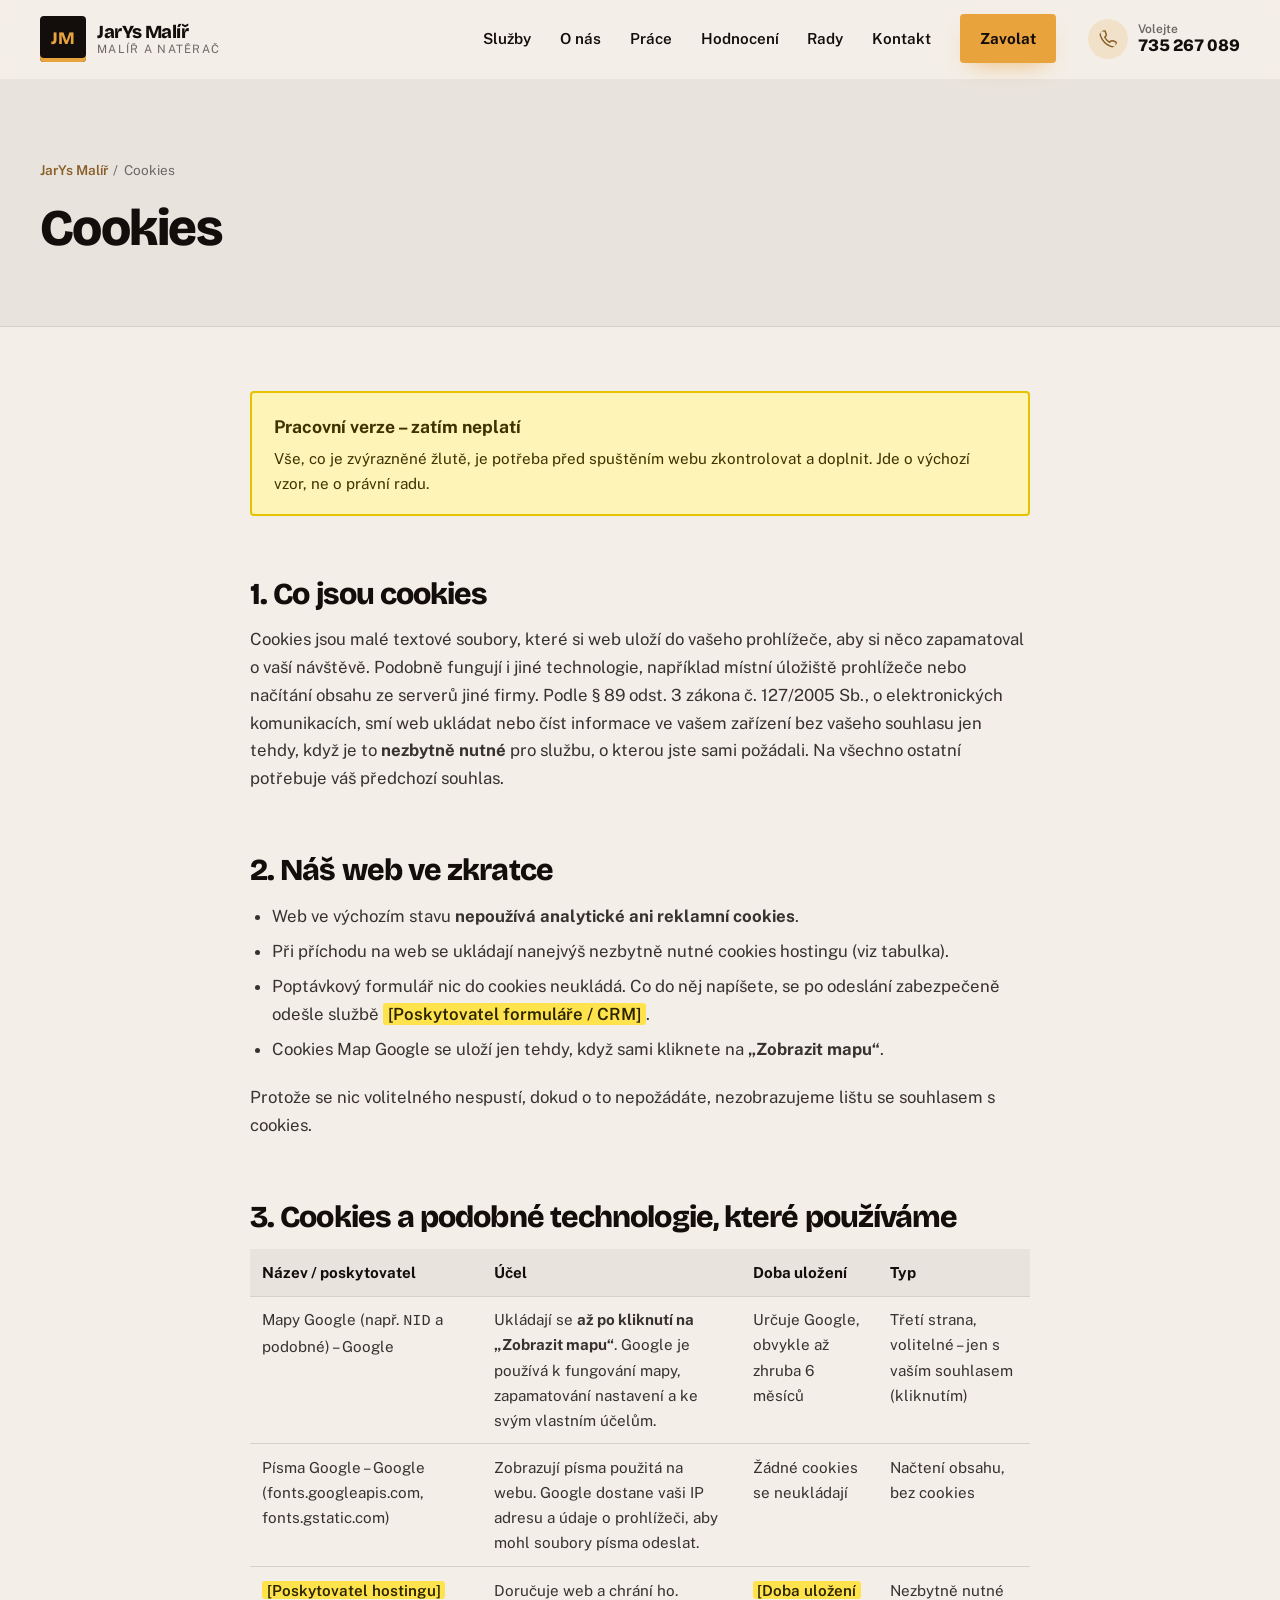
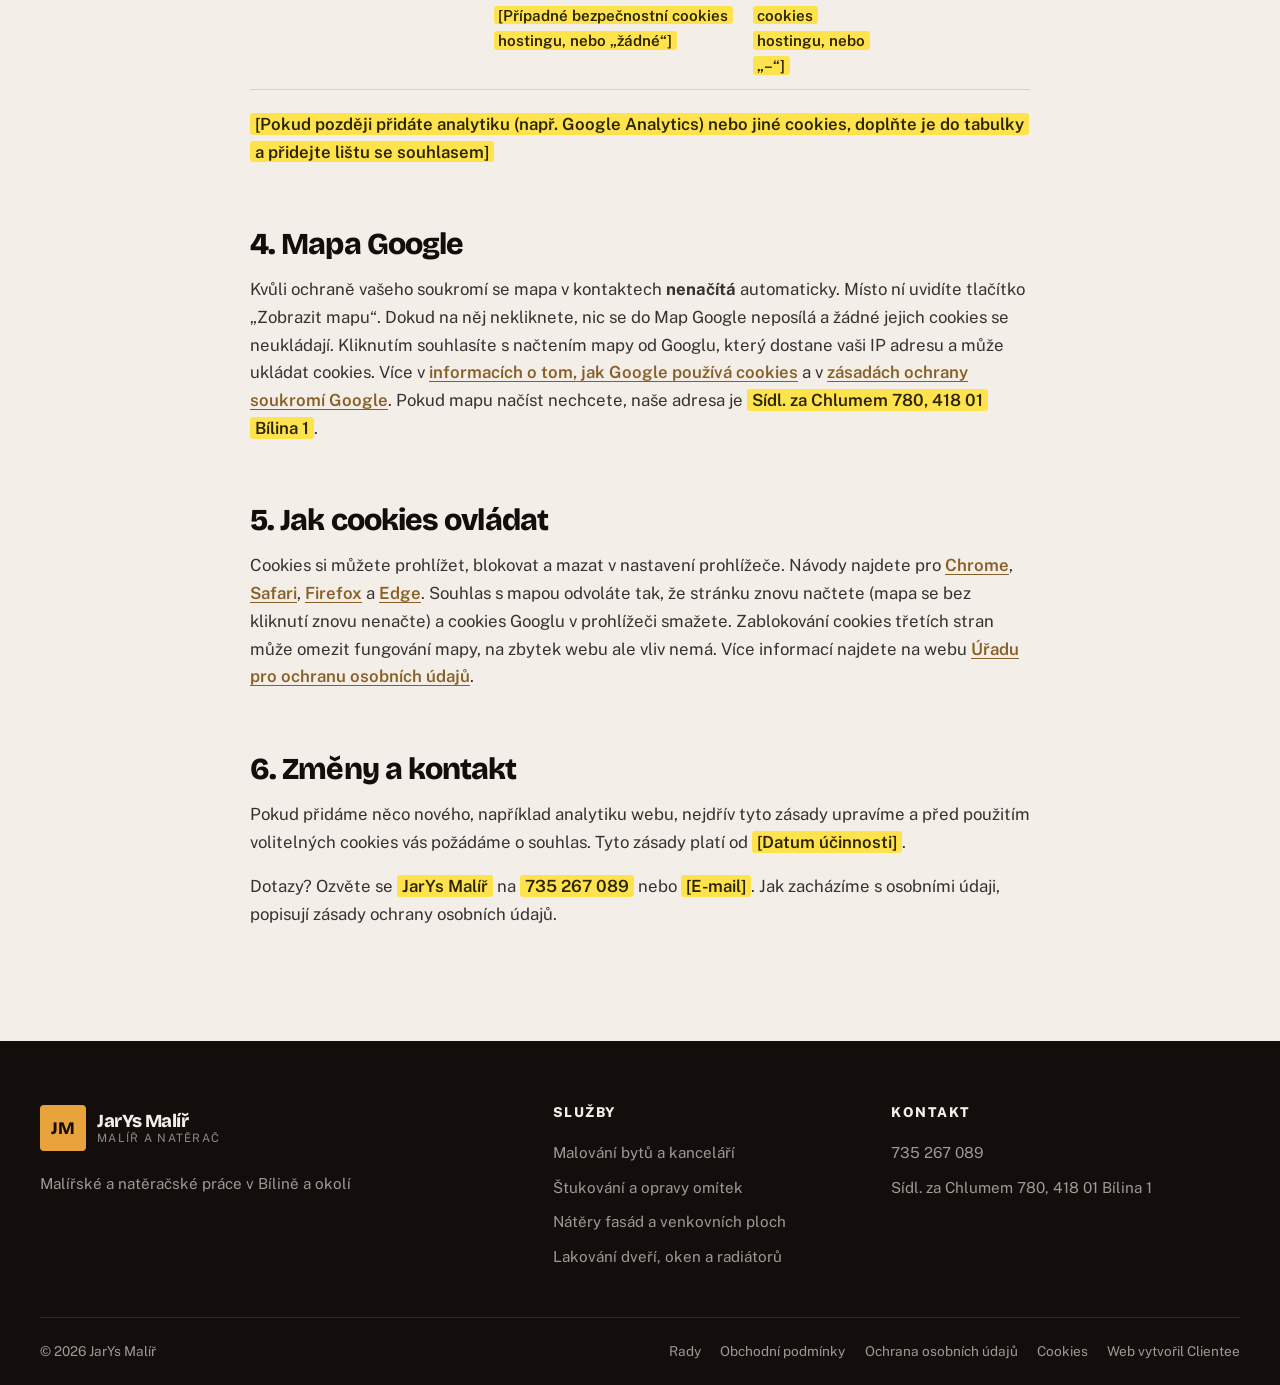
<file: cookies.html>
<!doctype html>
<html lang="cs">
<head>
  <meta charset="utf-8">
  <meta name="viewport" content="width=device-width, initial-scale=1">
  <title>Cookies | JarYs Malíř</title>
<meta name="description" content="Malování bytů, štukování omítek a nátěry fasád v Bílině a okolí. Zavolejte a domluvte si termín.">  <link rel="preconnect" href="https://fonts.googleapis.com">
  <link rel="preconnect" href="https://fonts.gstatic.com" crossorigin>
  <link href="https://fonts.googleapis.com/css2?family=Bricolage+Grotesque:opsz,wght@12..96,600;12..96,800&amp;family=Public+Sans:wght@400;500;600&amp;display=swap" rel="stylesheet">
  <link rel="stylesheet" href="styles.css">
  <style>:root { --ink: #130E0C; --paper: #F4EEE8; --spot: #E8A33D; --spot-2: #EFC98A; --on-dark: #EFE5DC; --grad-from: #1F120E; --grad-via: #39201A; --grad-to: #552F26; --gradient: linear-gradient(126deg, #1F120E 0%, #39201A 48%, #552F26 100%); --radius: 4px; --btn-radius: 4px; --display: "Bricolage Grotesque", "Segoe UI", system-ui, sans-serif; --body: "Public Sans", "Segoe UI", system-ui, sans-serif; --tracking: -0.03em; --caps: .11em; --hw: 800; }</style>
</head>
<body class="motion-full">

  <div class="topfix" id="header">

  <!-- Header -->
  <header class="header">
    <div class="container header__inner">
      <a href="index.html#top" class="logo" aria-label="JarYs Malíř">
        <span class="logo__mark" aria-hidden="true">JM</span>
        <span class="logo__text">
          <strong>JarYs Malíř</strong>
          <small>Malíř a natěrač</small>
        </span>
      </a>
      <nav class="nav" id="nav" aria-label="Hlavní menu">
        <a href="index.html#services">Služby</a>
        <a href="index.html#about">O nás</a>
        <a href="index.html#work">Práce</a>
<a href="index.html#reviews">Hodnocení</a><a href="blog.html">Rady</a>        <a href="index.html#contact">Kontakt</a>
        <a href="tel:+420735267089" class="btn btn--primary nav__cta">Zavolat</a>
      </nav>
      <a href="tel:+420735267089" class="header__call">
        <svg viewBox="0 0 24 24" aria-hidden="true"><path d="M22 16.9v3a2 2 0 0 1-2.2 2 19.8 19.8 0 0 1-8.6-3.1 19.5 19.5 0 0 1-6-6A19.8 19.8 0 0 1 2.1 4.2 2 2 0 0 1 4.1 2h3a2 2 0 0 1 2 1.7c.1 1 .4 1.9.7 2.8a2 2 0 0 1-.5 2.1L8 9.9a16 16 0 0 0 6 6l1.3-1.3a2 2 0 0 1 2.1-.4c.9.3 1.8.6 2.8.7a2 2 0 0 1 1.7 2Z"/></svg>
        <span><small>Volejte</small>735 267 089</span>
      </a>
      <button class="burger" id="burger" aria-label="Otevřít menu" aria-expanded="false" aria-controls="nav">
        <span></span><span></span><span></span>
      </button>
    </div>
  </header>
  </div>

  <main id="top">
    <section class="page-hero">
      <div class="container">
        <nav class="breadcrumb"><a href="index.html">JarYs Malíř</a> / <span>Cookies</span></nav>
        <h1>Cookies</h1>
      </div>
    </section>
    <div class="container prose">
      <div class="draft-note" role="note">
        <strong>Pracovní verze – zatím neplatí</strong>
        <p>Vše, co je zvýrazněné žlutě, je potřeba před spuštěním webu zkontrolovat a doplnit. Jde o výchozí vzor, ne o právní radu.</p>
      </div>
<h2 id="co-jsou-cookies">1. Co jsou cookies</h2>
<p>Cookies jsou malé textové soubory, které si web uloží do vašeho prohlížeče, aby si něco zapamatoval o vaší návštěvě. Podobně fungují i jiné technologie, například místní úložiště prohlížeče nebo načítání obsahu ze serverů jiné firmy. Podle § 89 odst. 3 zákona č. 127/2005 Sb., o elektronických komunikacích, smí web ukládat nebo číst informace ve vašem zařízení bez vašeho souhlasu jen tehdy, když je to <strong>nezbytně nutné</strong> pro službu, o kterou jste sami požádali. Na všechno ostatní potřebuje váš předchozí souhlas.</p>

<h2 id="ve-zkratce">2. Náš web ve zkratce</h2>
<ul>
  <li>Web ve výchozím stavu <strong>nepoužívá analytické ani reklamní cookies</strong>.</li>
  <li>Při příchodu na web se ukládají nanejvýš nezbytně nutné cookies hostingu (viz tabulka).</li>
  <li>Poptávkový formulář nic do cookies neukládá. Co do něj napíšete, se po odeslání zabezpečeně odešle službě <mark class="fill" title="Doplní firma">[Poskytovatel formuláře / CRM]</mark>.</li>
  <li>Cookies Map Google se uloží jen tehdy, když sami kliknete na <strong>„Zobrazit mapu“</strong>.</li>
</ul>
<p>Protože se nic volitelného nespustí, dokud o to nepožádáte, nezobrazujeme lištu se souhlasem s cookies.</p>

<h2 id="prehled">3. Cookies a podobné technologie, které používáme</h2>
<table>
  <thead>
    <tr>
      <th scope="col">Název / poskytovatel</th>
      <th scope="col">Účel</th>
      <th scope="col">Doba uložení</th>
      <th scope="col">Typ</th>
    </tr>
  </thead>
  <tbody>
    <tr>
      <td>Mapy Google (např. <code>NID</code> a podobné) – Google</td>
      <td>Ukládají se <strong>až po kliknutí na „Zobrazit mapu“</strong>. Google je používá k fungování mapy, zapamatování nastavení a ke svým vlastním účelům.</td>
      <td>Určuje Google, obvykle až zhruba 6 měsíců</td>
      <td>Třetí strana, volitelné – jen s vaším souhlasem (kliknutím)</td>
    </tr>
    <tr>
      <td>Písma Google – Google (fonts.googleapis.com, fonts.gstatic.com)</td>
      <td>Zobrazují písma použitá na webu. Google dostane vaši IP adresu a údaje o prohlížeči, aby mohl soubory písma odeslat.</td>
      <td>Žádné cookies se neukládají</td>
      <td>Načtení obsahu, bez cookies</td>
    </tr>
    <tr>
      <td><mark class="fill" title="Doplní firma">[Poskytovatel hostingu]</mark></td>
      <td>Doručuje web a chrání ho. <mark class="fill" title="Doplní firma">[Případné bezpečnostní cookies hostingu, nebo „žádné“]</mark></td>
      <td><mark class="fill" title="Doplní firma">[Doba uložení cookies hostingu, nebo „–“]</mark></td>
      <td>Nezbytně nutné</td>
    </tr>
  </tbody>
</table>
<p><mark class="fill" title="Doplní firma">[Pokud později přidáte analytiku (např. Google Analytics) nebo jiné cookies, doplňte je do tabulky a přidejte lištu se souhlasem]</mark></p>

<h2 id="mapa">4. Mapa Google</h2>
<p>Kvůli ochraně vašeho soukromí se mapa v kontaktech <strong>nenačítá</strong> automaticky. Místo ní uvidíte tlačítko „Zobrazit mapu“. Dokud na něj nekliknete, nic se do Map Google neposílá a žádné jejich cookies se neukládají. Kliknutím souhlasíte s načtením mapy od Googlu, který dostane vaši IP adresu a může ukládat cookies. Více v <a href="https://policies.google.com/technologies/cookies?hl=cs" rel="noopener">informacích o tom, jak Google používá cookies</a> a v <a href="https://policies.google.com/privacy?hl=cs" rel="noopener">zásadách ochrany soukromí Google</a>. Pokud mapu načíst nechcete, naše adresa je <mark class="fill" title="Doplní firma">Sídl. za Chlumem 780, 418 01 Bílina 1</mark>.</p>

<h2 id="nastaveni">5. Jak cookies ovládat</h2>
<p>Cookies si můžete prohlížet, blokovat a mazat v nastavení prohlížeče. Návody najdete pro <a href="https://support.google.com/chrome/answer/95647?hl=cs" rel="noopener">Chrome</a>, <a href="https://support.apple.com/cs-cz/guide/safari/sfri11471/mac" rel="noopener">Safari</a>, <a href="https://support.mozilla.org/cs/kb/vymazani-cookies-dat-stranek-firefox" rel="noopener">Firefox</a> a <a href="https://support.microsoft.com/cs-cz/edge/manage-cookies-in-microsoft-edge-view-allow-block-delete-and-use" rel="noopener">Edge</a>. Souhlas s mapou odvoláte tak, že stránku znovu načtete (mapa se bez kliknutí znovu nenačte) a cookies Googlu v prohlížeči smažete. Zablokování cookies třetích stran může omezit fungování mapy, na zbytek webu ale vliv nemá. Více informací najdete na webu <a href="https://uoou.gov.cz" rel="noopener">Úřadu pro ochranu osobních údajů</a>.</p>

<h2 id="zmeny">6. Změny a kontakt</h2>
<p>Pokud přidáme něco nového, například analytiku webu, nejdřív tyto zásady upravíme a před použitím volitelných cookies vás požádáme o souhlas. Tyto zásady platí od <mark class="fill" title="Doplní firma">[Datum účinnosti]</mark>.</p>
<p>Dotazy? Ozvěte se <mark class="fill" title="Doplní firma">JarYs Malíř</mark> na <mark class="fill" title="Doplní firma">735 267 089</mark> nebo <mark class="fill" title="Doplní firma">[E-mail]</mark>. Jak zacházíme s osobními údaji, popisují zásady ochrany osobních údajů.</p>    </div>
  </main>

  <!-- Footer -->
  <footer class="footer">
    <div class="container footer__grid">
      <div>
        <a href="index.html#top" class="logo">
          <span class="logo__mark" aria-hidden="true">JM</span>
          <span class="logo__text"><strong>JarYs Malíř</strong><small>Malíř a natěrač</small></span>
        </a>
<p class="footer__about">Malířské a natěračské práce v Bílině a okolí</p>      </div>
      <div>
        <h4>Služby</h4>
        <ul><li><a href="index.html#services">Malování bytů a kanceláří</a></li><li><a href="index.html#services">Štukování a opravy omítek</a></li><li><a href="index.html#services">Nátěry fasád a venkovních ploch</a></li><li><a href="index.html#services">Lakování dveří, oken a radiátorů</a></li></ul>
      </div>
      <div>
        <h4>Kontakt</h4>
        <ul>
          <li><a href="tel:+420735267089">735 267 089</a></li>
<li>Sídl. za Chlumem 780, 418 01 Bílina 1</li>        </ul>
      </div>
    </div>
    <div class="container footer__bottom">
      <span>&copy; 2026 JarYs Malíř</span>
      <nav class="footer__legal" aria-label="Právní informace">
<a href="blog.html">Rady</a>        <a href="terms.html">Obchodní podmínky</a>
        <a href="privacy.html">Ochrana osobních údajů</a>
        <a href="cookies.html">Cookies</a>
        <a class="footer__credit" href="https://web.clientee.co/free?utm_source=site-credit&amp;utm_medium=referral" target="_blank" rel="noopener">Web vytvořil Clientee</a>
      </nav>
    </div>
  </footer>

  <!-- Mobile sticky actions -->
  <div class="mobile-bar">
    <a href="tel:+420735267089" class="mobile-bar__call"><svg viewBox="0 0 24 24" aria-hidden="true"><path d="M22 16.9v3a2 2 0 0 1-2.2 2 19.8 19.8 0 0 1-8.6-3.1 19.5 19.5 0 0 1-6-6A19.8 19.8 0 0 1 2.1 4.2 2 2 0 0 1 4.1 2h3a2 2 0 0 1 2 1.7c.1 1 .4 1.9.7 2.8a2 2 0 0 1-.5 2.1L8 9.9a16 16 0 0 0 6 6l1.3-1.3a2 2 0 0 1 2.1-.4c.9.3 1.8.6 2.8.7a2 2 0 0 1 1.7 2Z"/></svg> Zavolat</a>
<a href="index.html#contact" class="mobile-bar__offer">Kontakt</a>  </div>

  <script src="script.js"></script>
</body>
</html>
</file>
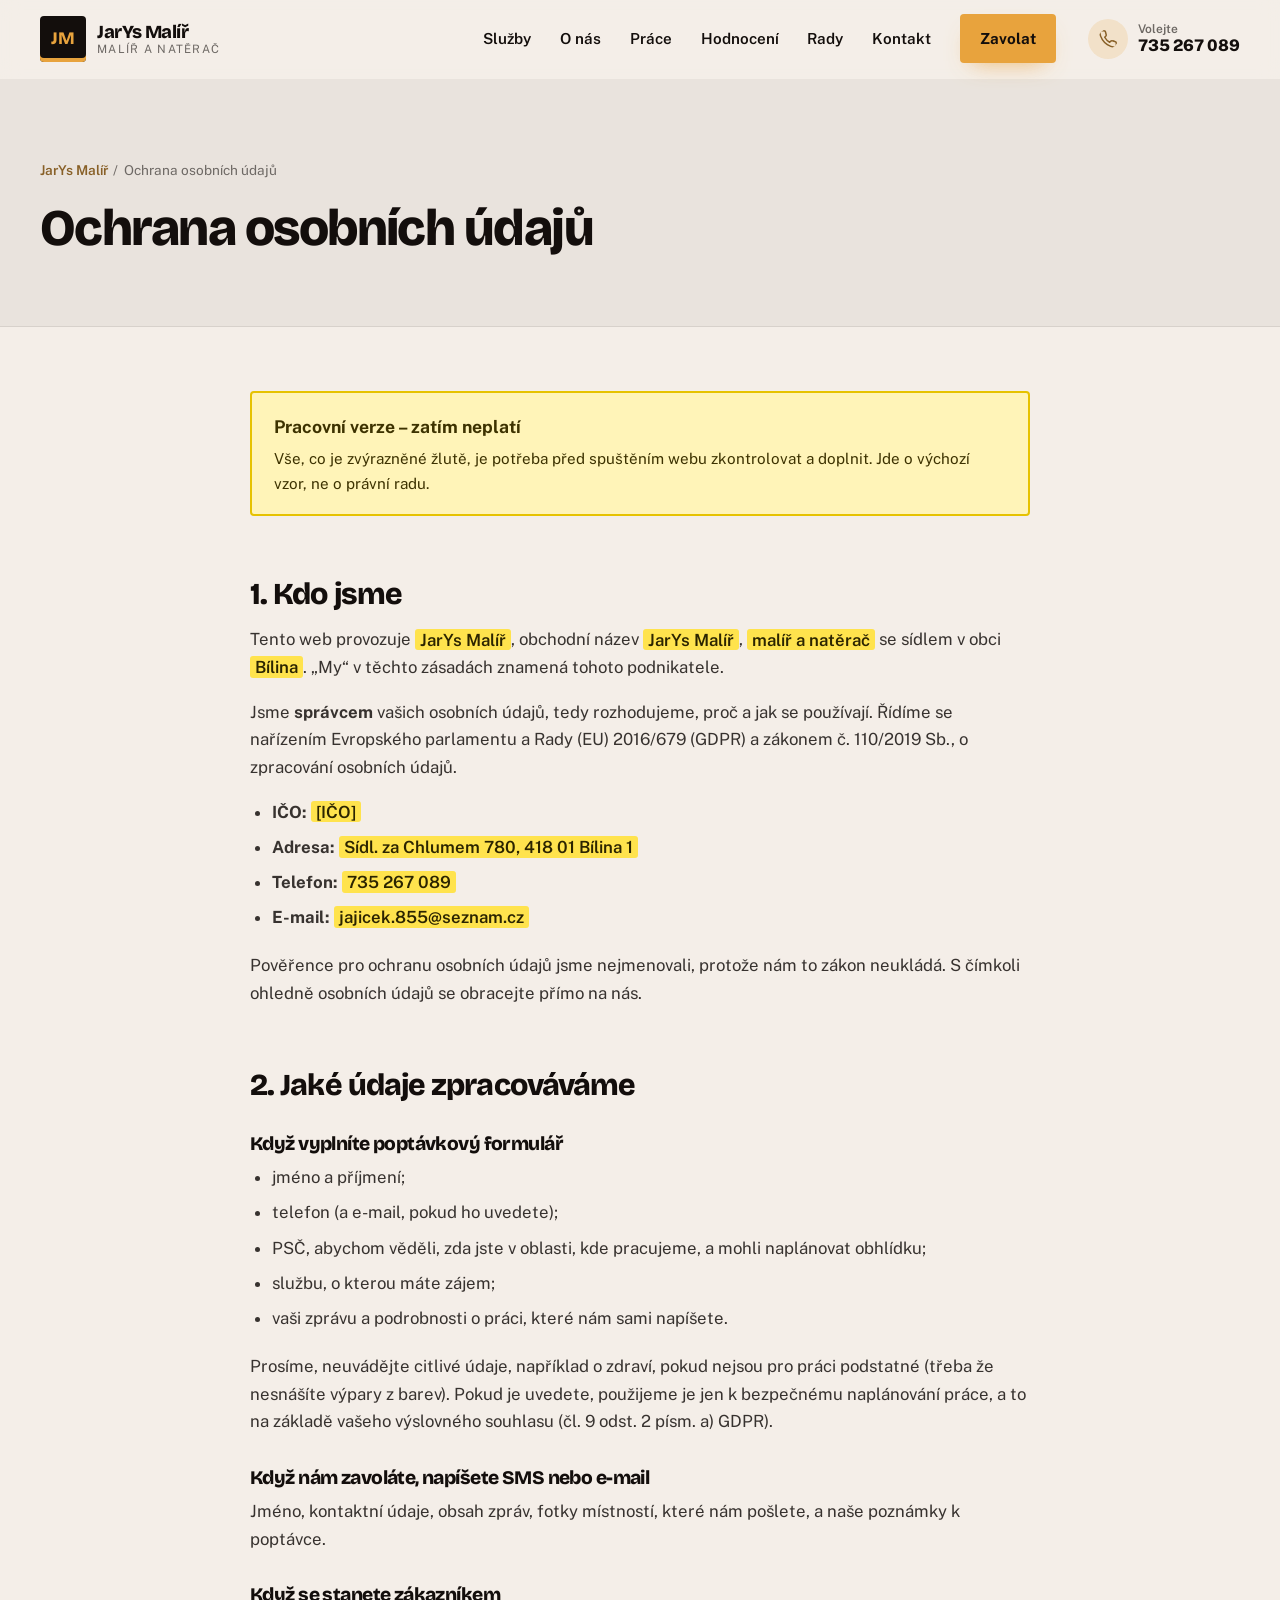
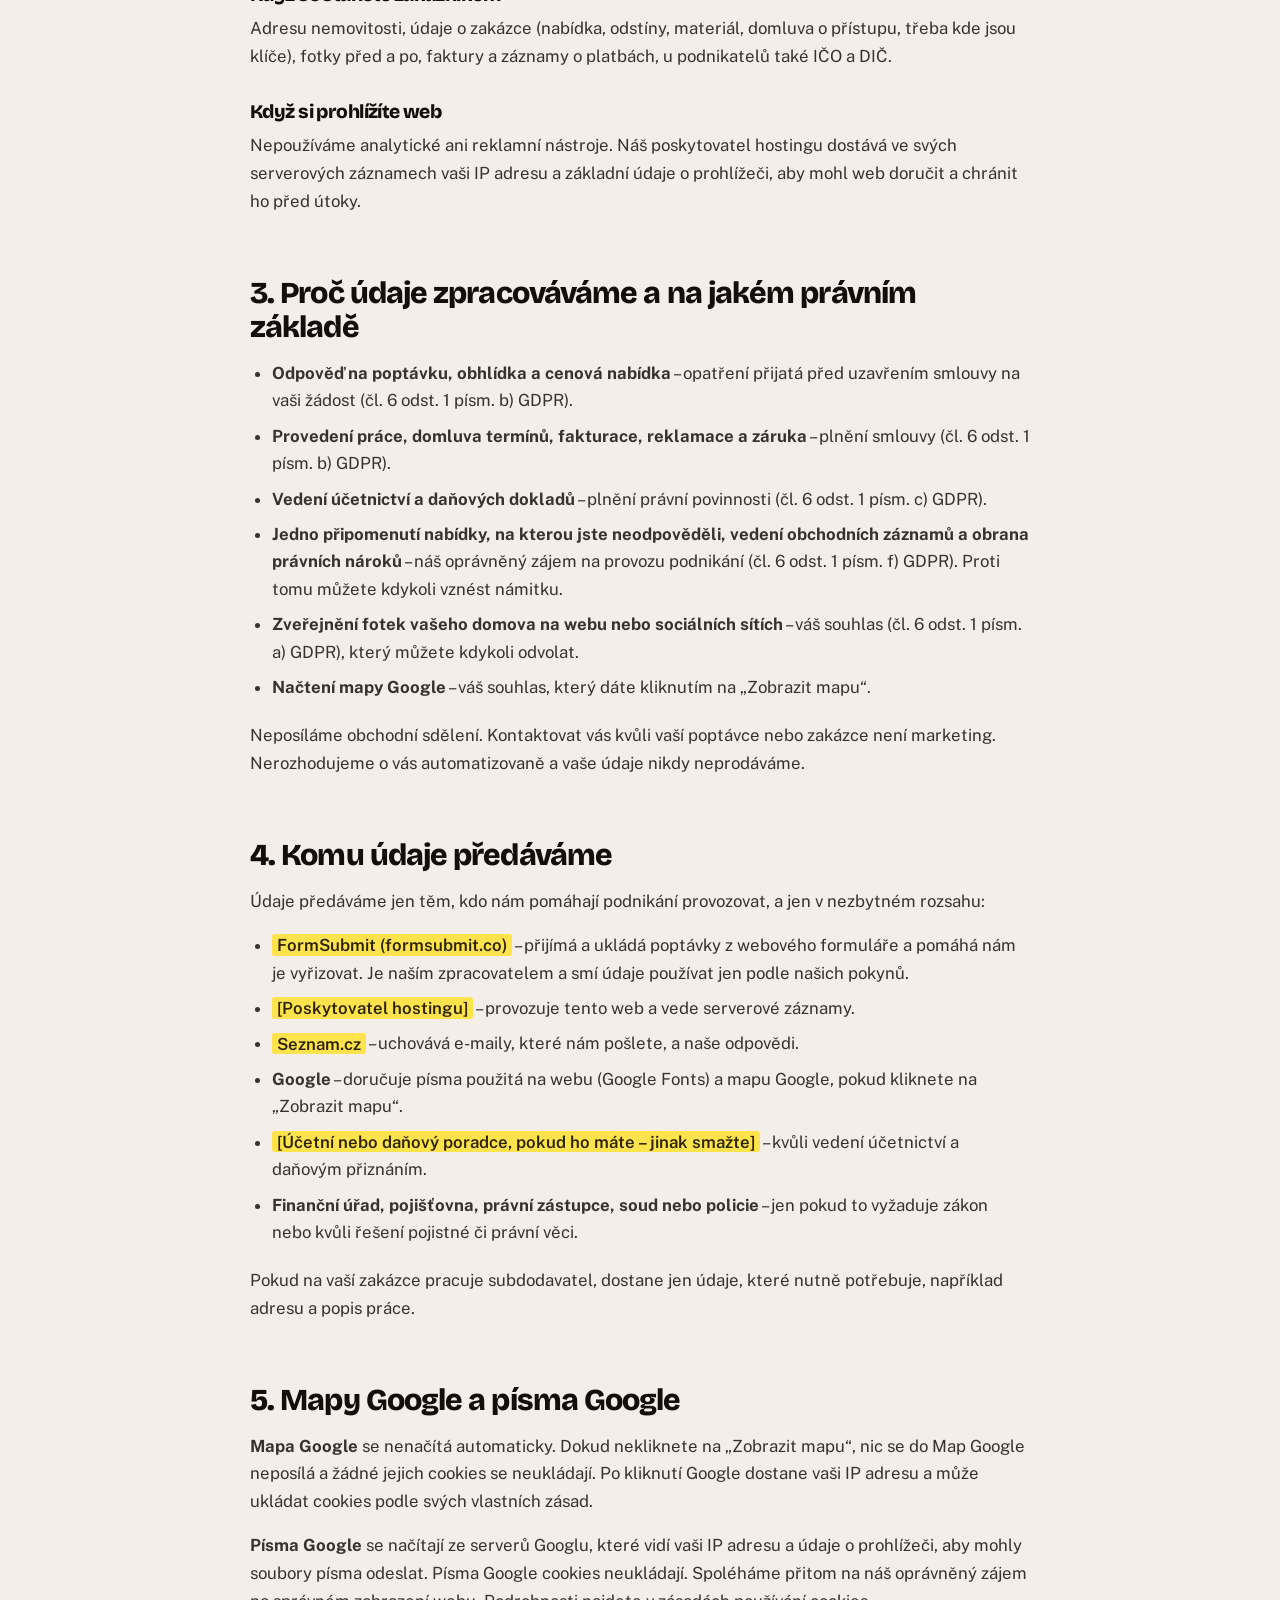
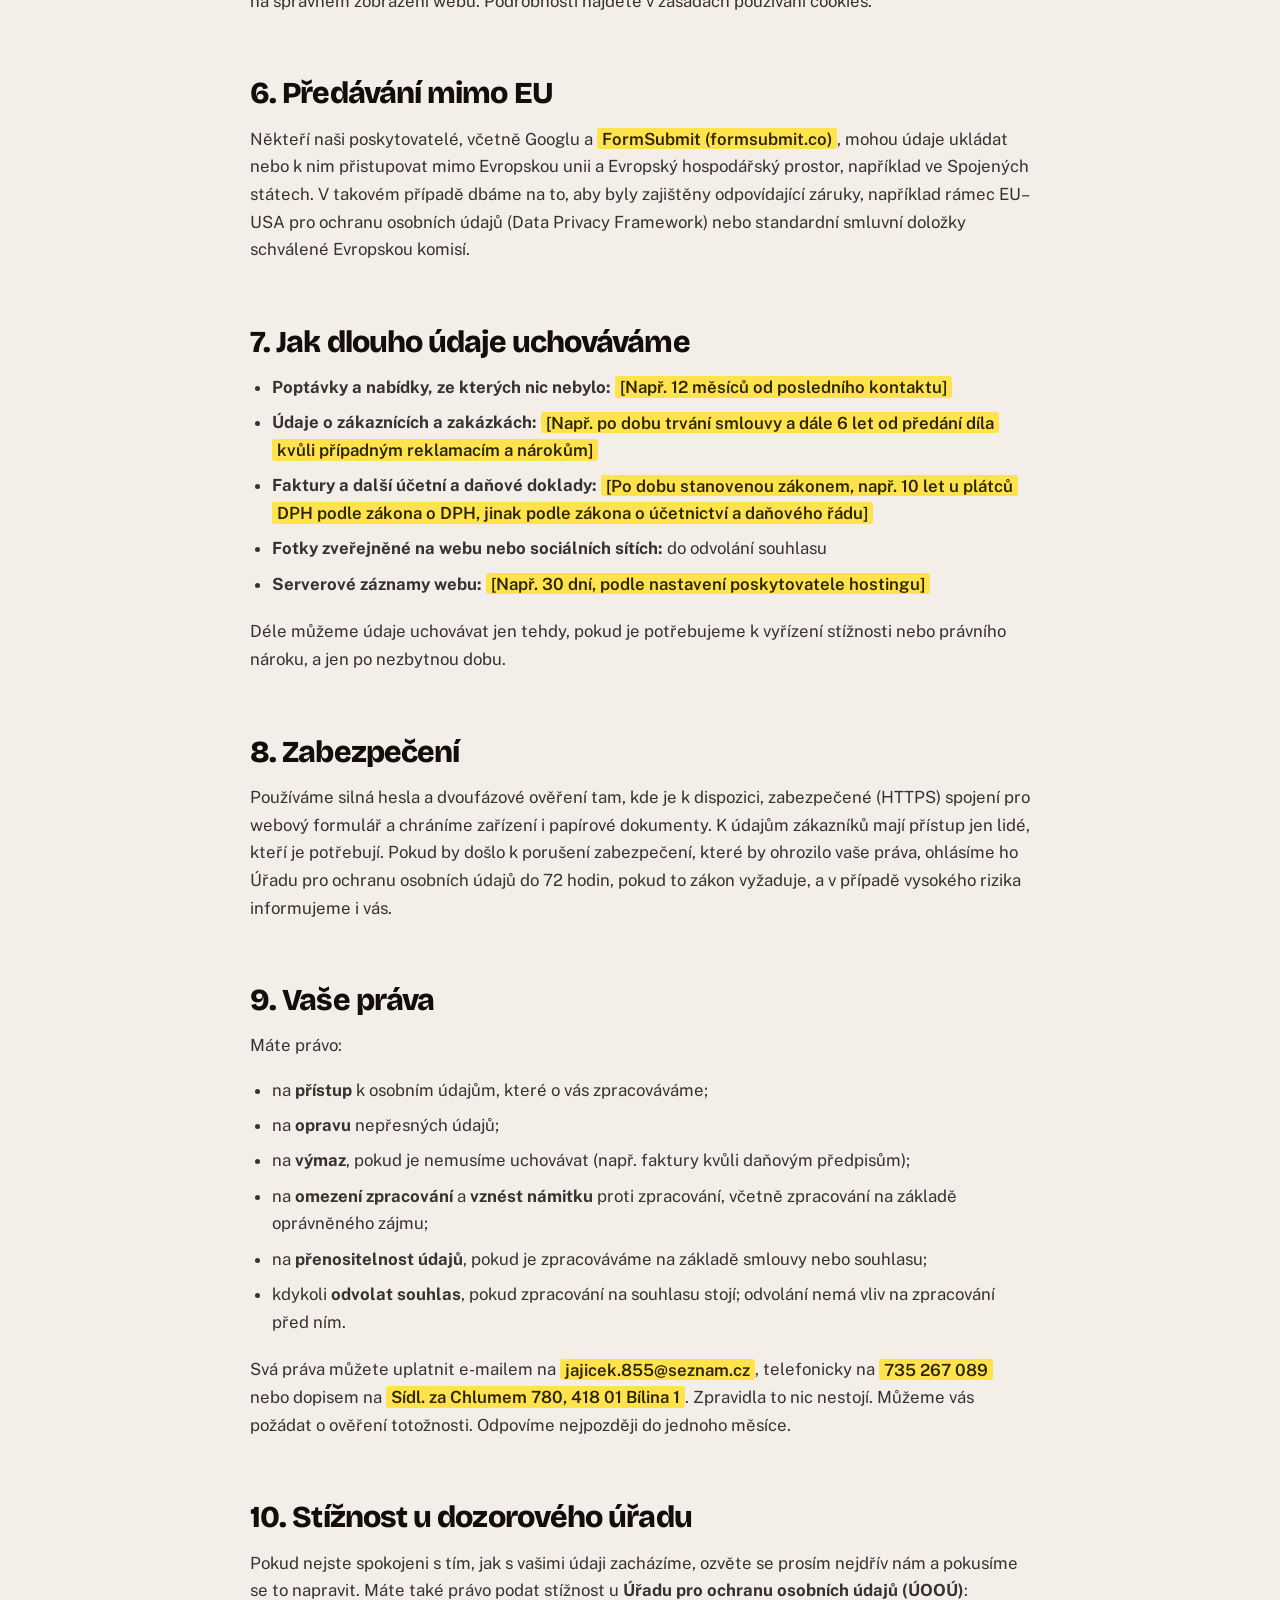
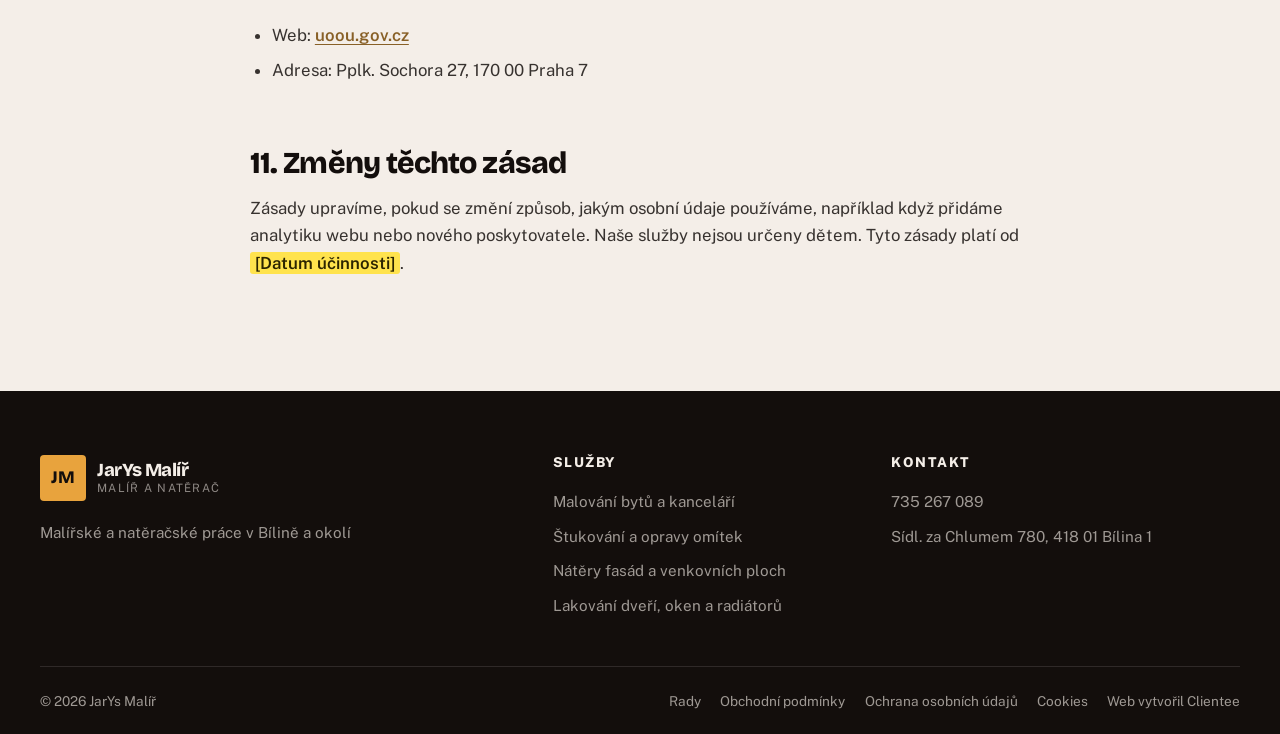
<file: privacy.html>
<!doctype html>
<html lang="cs">
<head>
  <meta charset="utf-8">
  <meta name="viewport" content="width=device-width, initial-scale=1">
  <title>Ochrana osobních údajů | JarYs Malíř</title>
<meta name="description" content="Malování bytů, štukování omítek a nátěry fasád v Bílině a okolí. Zavolejte a domluvte si termín.">  <link rel="preconnect" href="https://fonts.googleapis.com">
  <link rel="preconnect" href="https://fonts.gstatic.com" crossorigin>
  <link href="https://fonts.googleapis.com/css2?family=Bricolage+Grotesque:opsz,wght@12..96,600;12..96,800&amp;family=Public+Sans:wght@400;500;600&amp;display=swap" rel="stylesheet">
  <link rel="stylesheet" href="styles.css">
  <style>:root { --ink: #130E0C; --paper: #F4EEE8; --spot: #E8A33D; --spot-2: #EFC98A; --on-dark: #EFE5DC; --grad-from: #1F120E; --grad-via: #39201A; --grad-to: #552F26; --gradient: linear-gradient(126deg, #1F120E 0%, #39201A 48%, #552F26 100%); --radius: 4px; --btn-radius: 4px; --display: "Bricolage Grotesque", "Segoe UI", system-ui, sans-serif; --body: "Public Sans", "Segoe UI", system-ui, sans-serif; --tracking: -0.03em; --caps: .11em; --hw: 800; }</style>
</head>
<body class="motion-full">

  <div class="topfix" id="header">

  <!-- Header -->
  <header class="header">
    <div class="container header__inner">
      <a href="index.html#top" class="logo" aria-label="JarYs Malíř">
        <span class="logo__mark" aria-hidden="true">JM</span>
        <span class="logo__text">
          <strong>JarYs Malíř</strong>
          <small>Malíř a natěrač</small>
        </span>
      </a>
      <nav class="nav" id="nav" aria-label="Hlavní menu">
        <a href="index.html#services">Služby</a>
        <a href="index.html#about">O nás</a>
        <a href="index.html#work">Práce</a>
<a href="index.html#reviews">Hodnocení</a><a href="blog.html">Rady</a>        <a href="index.html#contact">Kontakt</a>
        <a href="tel:+420735267089" class="btn btn--primary nav__cta">Zavolat</a>
      </nav>
      <a href="tel:+420735267089" class="header__call">
        <svg viewBox="0 0 24 24" aria-hidden="true"><path d="M22 16.9v3a2 2 0 0 1-2.2 2 19.8 19.8 0 0 1-8.6-3.1 19.5 19.5 0 0 1-6-6A19.8 19.8 0 0 1 2.1 4.2 2 2 0 0 1 4.1 2h3a2 2 0 0 1 2 1.7c.1 1 .4 1.9.7 2.8a2 2 0 0 1-.5 2.1L8 9.9a16 16 0 0 0 6 6l1.3-1.3a2 2 0 0 1 2.1-.4c.9.3 1.8.6 2.8.7a2 2 0 0 1 1.7 2Z"/></svg>
        <span><small>Volejte</small>735 267 089</span>
      </a>
      <button class="burger" id="burger" aria-label="Otevřít menu" aria-expanded="false" aria-controls="nav">
        <span></span><span></span><span></span>
      </button>
    </div>
  </header>
  </div>

  <main id="top">
    <section class="page-hero">
      <div class="container">
        <nav class="breadcrumb"><a href="index.html">JarYs Malíř</a> / <span>Ochrana osobních údajů</span></nav>
        <h1>Ochrana osobních údajů</h1>
      </div>
    </section>
    <div class="container prose">
      <div class="draft-note" role="note">
        <strong>Pracovní verze – zatím neplatí</strong>
        <p>Vše, co je zvýrazněné žlutě, je potřeba před spuštěním webu zkontrolovat a doplnit. Jde o výchozí vzor, ne o právní radu.</p>
      </div>
<h2 id="spravce">1. Kdo jsme</h2>
<p>Tento web provozuje <mark class="fill" title="Doplní firma">JarYs Malíř</mark>, obchodní název <mark class="fill" title="Doplní firma">JarYs Malíř</mark>, <mark class="fill" title="Doplní firma">malíř a natěrač</mark> se sídlem v obci <mark class="fill" title="Doplní firma">Bílina</mark>. „My“ v těchto zásadách znamená tohoto podnikatele.</p>
<p>Jsme <strong>správcem</strong> vašich osobních údajů, tedy rozhodujeme, proč a jak se používají. Řídíme se nařízením Evropského parlamentu a Rady (EU) 2016/679 (GDPR) a zákonem č. 110/2019 Sb., o zpracování osobních údajů.</p>
<ul>
  <li><strong>IČO:</strong> <mark class="fill" title="Doplní firma">[IČO]</mark></li>
  <li><strong>Adresa:</strong> <mark class="fill" title="Doplní firma">Sídl. za Chlumem 780, 418 01 Bílina 1</mark></li>
  <li><strong>Telefon:</strong> <mark class="fill" title="Doplní firma">735 267 089</mark></li>
  <li><strong>E-mail:</strong> <mark class="fill" title="Doplní firma">jajicek.855@seznam.cz</mark></li>
</ul>
<p>Pověřence pro ochranu osobních údajů jsme nejmenovali, protože nám to zákon neukládá. S čímkoli ohledně osobních údajů se obracejte přímo na nás.</p>

<h2 id="jake-udaje">2. Jaké údaje zpracováváme</h2>
<h3>Když vyplníte poptávkový formulář</h3>
<ul>
  <li>jméno a příjmení;</li>
  <li>telefon (a e-mail, pokud ho uvedete);</li>
  <li>PSČ, abychom věděli, zda jste v oblasti, kde pracujeme, a mohli naplánovat obhlídku;</li>
  <li>službu, o kterou máte zájem;</li>
  <li>vaši zprávu a podrobnosti o práci, které nám sami napíšete.</li>
</ul>
<p>Prosíme, neuvádějte citlivé údaje, například o zdraví, pokud nejsou pro práci podstatné (třeba že nesnášíte výpary z barev). Pokud je uvedete, použijeme je jen k bezpečnému naplánování práce, a to na základě vašeho výslovného souhlasu (čl. 9 odst. 2 písm. a) GDPR).</p>
<h3>Když nám zavoláte, napíšete SMS nebo e-mail</h3>
<p>Jméno, kontaktní údaje, obsah zpráv, fotky místností, které nám pošlete, a naše poznámky k poptávce.</p>
<h3>Když se stanete zákazníkem</h3>
<p>Adresu nemovitosti, údaje o zakázce (nabídka, odstíny, materiál, domluva o přístupu, třeba kde jsou klíče), fotky před a po, faktury a záznamy o platbách, u podnikatelů také IČO a DIČ.</p>
<h3>Když si prohlížíte web</h3>
<p>Nepoužíváme analytické ani reklamní nástroje. Náš poskytovatel hostingu dostává ve svých serverových záznamech vaši IP adresu a základní údaje o prohlížeči, aby mohl web doručit a chránit ho před útoky.</p>

<h2 id="ucely">3. Proč údaje zpracováváme a na jakém právním základě</h2>
<ul>
  <li><strong>Odpověď na poptávku, obhlídka a cenová nabídka</strong> – opatření přijatá před uzavřením smlouvy na vaši žádost (čl. 6 odst. 1 písm. b) GDPR).</li>
  <li><strong>Provedení práce, domluva termínů, fakturace, reklamace a záruka</strong> – plnění smlouvy (čl. 6 odst. 1 písm. b) GDPR).</li>
  <li><strong>Vedení účetnictví a daňových dokladů</strong> – plnění právní povinnosti (čl. 6 odst. 1 písm. c) GDPR).</li>
  <li><strong>Jedno připomenutí nabídky, na kterou jste neodpověděli, vedení obchodních záznamů a obrana právních nároků</strong> – náš oprávněný zájem na provozu podnikání (čl. 6 odst. 1 písm. f) GDPR). Proti tomu můžete kdykoli vznést námitku.</li>
  <li><strong>Zveřejnění fotek vašeho domova na webu nebo sociálních sítích</strong> – váš souhlas (čl. 6 odst. 1 písm. a) GDPR), který můžete kdykoli odvolat.</li>
  <li><strong>Načtení mapy Google</strong> – váš souhlas, který dáte kliknutím na „Zobrazit mapu“.</li>
</ul>
<p>Neposíláme obchodní sdělení. Kontaktovat vás kvůli vaší poptávce nebo zakázce není marketing. Nerozhodujeme o vás automatizovaně a vaše údaje nikdy neprodáváme.</p>

<h2 id="prijemci">4. Komu údaje předáváme</h2>
<p>Údaje předáváme jen těm, kdo nám pomáhají podnikání provozovat, a jen v nezbytném rozsahu:</p>
<ul>
  <li><strong><mark class="fill" title="Doplní firma">FormSubmit (formsubmit.co)</mark></strong> – přijímá a ukládá poptávky z webového formuláře a pomáhá nám je vyřizovat. Je naším zpracovatelem a smí údaje používat jen podle našich pokynů.</li>
  <li><strong><mark class="fill" title="Doplní firma">[Poskytovatel hostingu]</mark></strong> – provozuje tento web a vede serverové záznamy.</li>
  <li><strong><mark class="fill" title="Doplní firma">Seznam.cz</mark></strong> – uchovává e-maily, které nám pošlete, a naše odpovědi.</li>
  <li><strong>Google</strong> – doručuje písma použitá na webu (Google Fonts) a mapu Google, pokud kliknete na „Zobrazit mapu“.</li>
  <li><strong><mark class="fill" title="Doplní firma">[Účetní nebo daňový poradce, pokud ho máte – jinak smažte]</mark></strong> – kvůli vedení účetnictví a daňovým přiznáním.</li>
  <li><strong>Finanční úřad, pojišťovna, právní zástupce, soud nebo policie</strong> – jen pokud to vyžaduje zákon nebo kvůli řešení pojistné či právní věci.</li>
</ul>
<p>Pokud na vaší zakázce pracuje subdodavatel, dostane jen údaje, které nutně potřebuje, například adresu a popis práce.</p>

<h2 id="google">5. Mapy Google a písma Google</h2>
<p><strong>Mapa Google</strong> se nenačítá automaticky. Dokud nekliknete na „Zobrazit mapu“, nic se do Map Google neposílá a žádné jejich cookies se neukládají. Po kliknutí Google dostane vaši IP adresu a může ukládat cookies podle svých vlastních zásad.</p>
<p><strong>Písma Google</strong> se načítají ze serverů Googlu, které vidí vaši IP adresu a údaje o prohlížeči, aby mohly soubory písma odeslat. Písma Google cookies neukládají. Spoléháme přitom na náš oprávněný zájem na správném zobrazení webu. Podrobnosti najdete v zásadách používání cookies.</p>

<h2 id="predavani">6. Předávání mimo EU</h2>
<p>Někteří naši poskytovatelé, včetně Googlu a <mark class="fill" title="Doplní firma">FormSubmit (formsubmit.co)</mark>, mohou údaje ukládat nebo k nim přistupovat mimo Evropskou unii a Evropský hospodářský prostor, například ve Spojených státech. V takovém případě dbáme na to, aby byly zajištěny odpovídající záruky, například rámec EU–USA pro ochranu osobních údajů (Data Privacy Framework) nebo standardní smluvní doložky schválené Evropskou komisí.</p>

<h2 id="doba">7. Jak dlouho údaje uchováváme</h2>
<ul>
  <li><strong>Poptávky a nabídky, ze kterých nic nebylo:</strong> <mark class="fill" title="Doplní firma">[Např. 12 měsíců od posledního kontaktu]</mark></li>
  <li><strong>Údaje o zákaznících a zakázkách:</strong> <mark class="fill" title="Doplní firma">[Např. po dobu trvání smlouvy a dále 6 let od předání díla kvůli případným reklamacím a nárokům]</mark></li>
  <li><strong>Faktury a další účetní a daňové doklady:</strong> <mark class="fill" title="Doplní firma">[Po dobu stanovenou zákonem, např. 10 let u plátců DPH podle zákona o DPH, jinak podle zákona o účetnictví a daňového řádu]</mark></li>
  <li><strong>Fotky zveřejněné na webu nebo sociálních sítích:</strong> do odvolání souhlasu</li>
  <li><strong>Serverové záznamy webu:</strong> <mark class="fill" title="Doplní firma">[Např. 30 dní, podle nastavení poskytovatele hostingu]</mark></li>
</ul>
<p>Déle můžeme údaje uchovávat jen tehdy, pokud je potřebujeme k vyřízení stížnosti nebo právního nároku, a jen po nezbytnou dobu.</p>

<h2 id="zabezpeceni">8. Zabezpečení</h2>
<p>Používáme silná hesla a dvoufázové ověření tam, kde je k dispozici, zabezpečené (HTTPS) spojení pro webový formulář a chráníme zařízení i papírové dokumenty. K údajům zákazníků mají přístup jen lidé, kteří je potřebují. Pokud by došlo k porušení zabezpečení, které by ohrozilo vaše práva, ohlásíme ho Úřadu pro ochranu osobních údajů do 72 hodin, pokud to zákon vyžaduje, a v případě vysokého rizika informujeme i vás.</p>

<h2 id="prava">9. Vaše práva</h2>
<p>Máte právo:</p>
<ul>
  <li>na <strong>přístup</strong> k osobním údajům, které o vás zpracováváme;</li>
  <li>na <strong>opravu</strong> nepřesných údajů;</li>
  <li>na <strong>výmaz</strong>, pokud je nemusíme uchovávat (např. faktury kvůli daňovým předpisům);</li>
  <li>na <strong>omezení zpracování</strong> a <strong>vznést námitku</strong> proti zpracování, včetně zpracování na základě oprávněného zájmu;</li>
  <li>na <strong>přenositelnost údajů</strong>, pokud je zpracováváme na základě smlouvy nebo souhlasu;</li>
  <li>kdykoli <strong>odvolat souhlas</strong>, pokud zpracování na souhlasu stojí; odvolání nemá vliv na zpracování před ním.</li>
</ul>
<p>Svá práva můžete uplatnit e-mailem na <mark class="fill" title="Doplní firma">jajicek.855@seznam.cz</mark>, telefonicky na <mark class="fill" title="Doplní firma">735 267 089</mark> nebo dopisem na <mark class="fill" title="Doplní firma">Sídl. za Chlumem 780, 418 01 Bílina 1</mark>. Zpravidla to nic nestojí. Můžeme vás požádat o ověření totožnosti. Odpovíme nejpozději do jednoho měsíce.</p>

<h2 id="stiznost">10. Stížnost u dozorového úřadu</h2>
<p>Pokud nejste spokojeni s tím, jak s vašimi údaji zacházíme, ozvěte se prosím nejdřív nám a pokusíme se to napravit. Máte také právo podat stížnost u <strong>Úřadu pro ochranu osobních údajů (ÚOOÚ)</strong>:</p>
<ul>
  <li>Web: <a href="https://uoou.gov.cz" rel="noopener">uoou.gov.cz</a></li>
  <li>Adresa: Pplk. Sochora 27, 170 00 Praha 7</li>
</ul>

<h2 id="zmeny">11. Změny těchto zásad</h2>
<p>Zásady upravíme, pokud se změní způsob, jakým osobní údaje používáme, například když přidáme analytiku webu nebo nového poskytovatele. Naše služby nejsou určeny dětem. Tyto zásady platí od <mark class="fill" title="Doplní firma">[Datum účinnosti]</mark>.</p>    </div>
  </main>

  <!-- Footer -->
  <footer class="footer">
    <div class="container footer__grid">
      <div>
        <a href="index.html#top" class="logo">
          <span class="logo__mark" aria-hidden="true">JM</span>
          <span class="logo__text"><strong>JarYs Malíř</strong><small>Malíř a natěrač</small></span>
        </a>
<p class="footer__about">Malířské a natěračské práce v Bílině a okolí</p>      </div>
      <div>
        <h4>Služby</h4>
        <ul><li><a href="index.html#services">Malování bytů a kanceláří</a></li><li><a href="index.html#services">Štukování a opravy omítek</a></li><li><a href="index.html#services">Nátěry fasád a venkovních ploch</a></li><li><a href="index.html#services">Lakování dveří, oken a radiátorů</a></li></ul>
      </div>
      <div>
        <h4>Kontakt</h4>
        <ul>
          <li><a href="tel:+420735267089">735 267 089</a></li>
<li>Sídl. za Chlumem 780, 418 01 Bílina 1</li>        </ul>
      </div>
    </div>
    <div class="container footer__bottom">
      <span>&copy; 2026 JarYs Malíř</span>
      <nav class="footer__legal" aria-label="Právní informace">
<a href="blog.html">Rady</a>        <a href="terms.html">Obchodní podmínky</a>
        <a href="privacy.html">Ochrana osobních údajů</a>
        <a href="cookies.html">Cookies</a>
        <a class="footer__credit" href="https://web.clientee.co/free?utm_source=site-credit&amp;utm_medium=referral" target="_blank" rel="noopener">Web vytvořil Clientee</a>
      </nav>
    </div>
  </footer>

  <!-- Mobile sticky actions -->
  <div class="mobile-bar">
    <a href="tel:+420735267089" class="mobile-bar__call"><svg viewBox="0 0 24 24" aria-hidden="true"><path d="M22 16.9v3a2 2 0 0 1-2.2 2 19.8 19.8 0 0 1-8.6-3.1 19.5 19.5 0 0 1-6-6A19.8 19.8 0 0 1 2.1 4.2 2 2 0 0 1 4.1 2h3a2 2 0 0 1 2 1.7c.1 1 .4 1.9.7 2.8a2 2 0 0 1-.5 2.1L8 9.9a16 16 0 0 0 6 6l1.3-1.3a2 2 0 0 1 2.1-.4c.9.3 1.8.6 2.8.7a2 2 0 0 1 1.7 2Z"/></svg> Zavolat</a>
<a href="index.html#contact" class="mobile-bar__offer">Kontakt</a>  </div>

  <script src="script.js"></script>
</body>
</html>
</file>
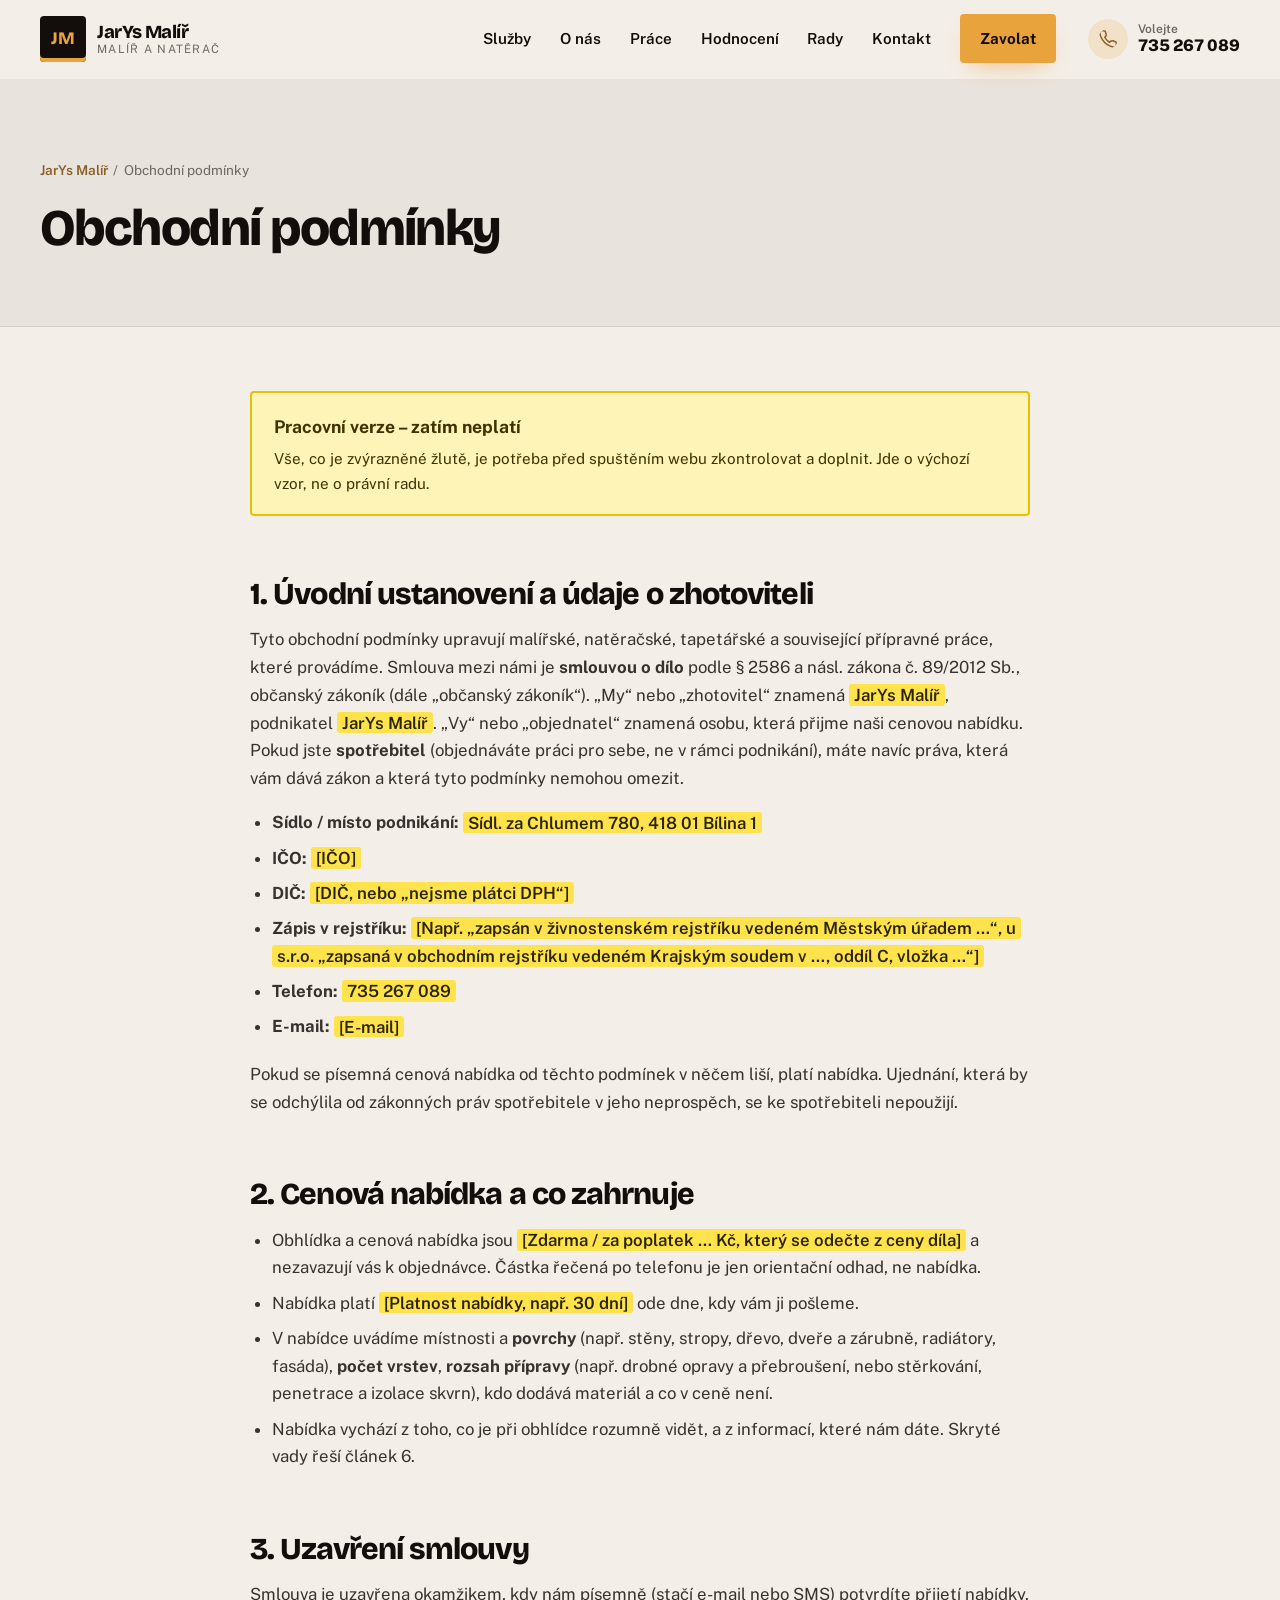
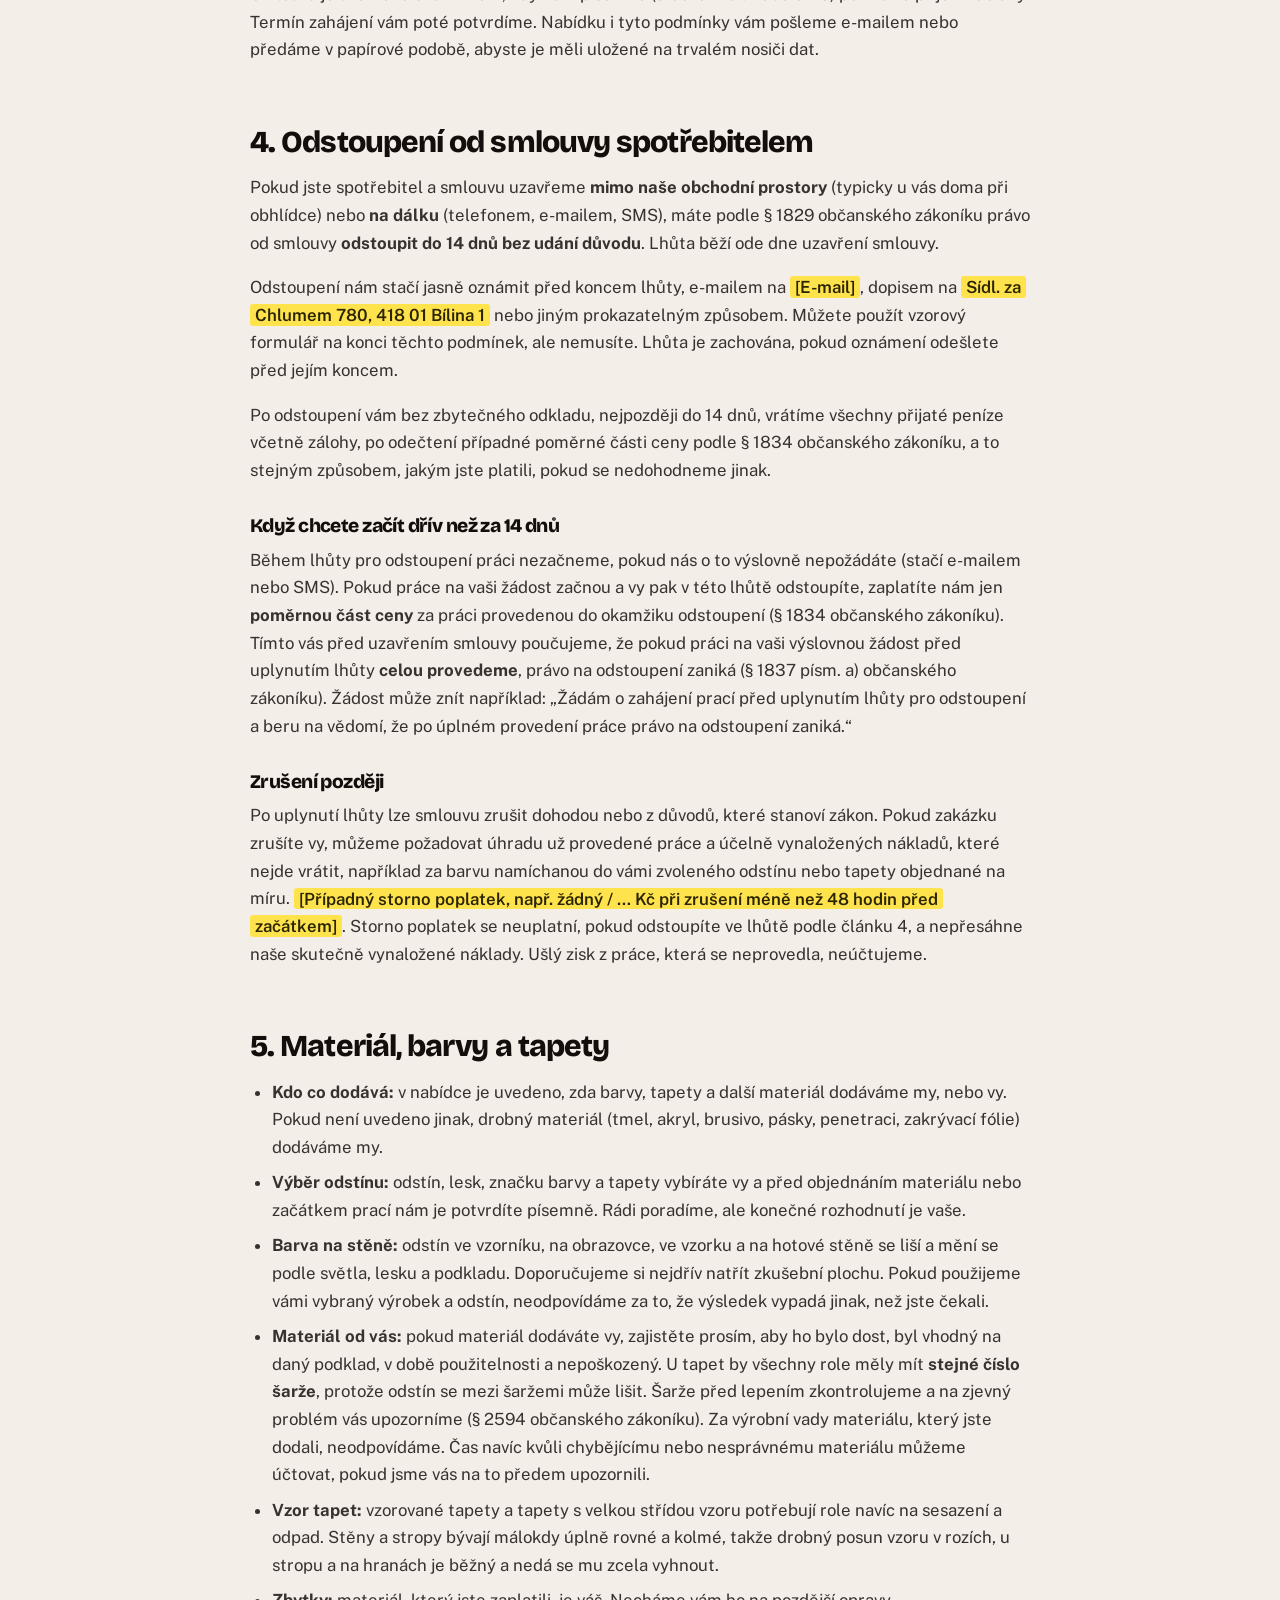
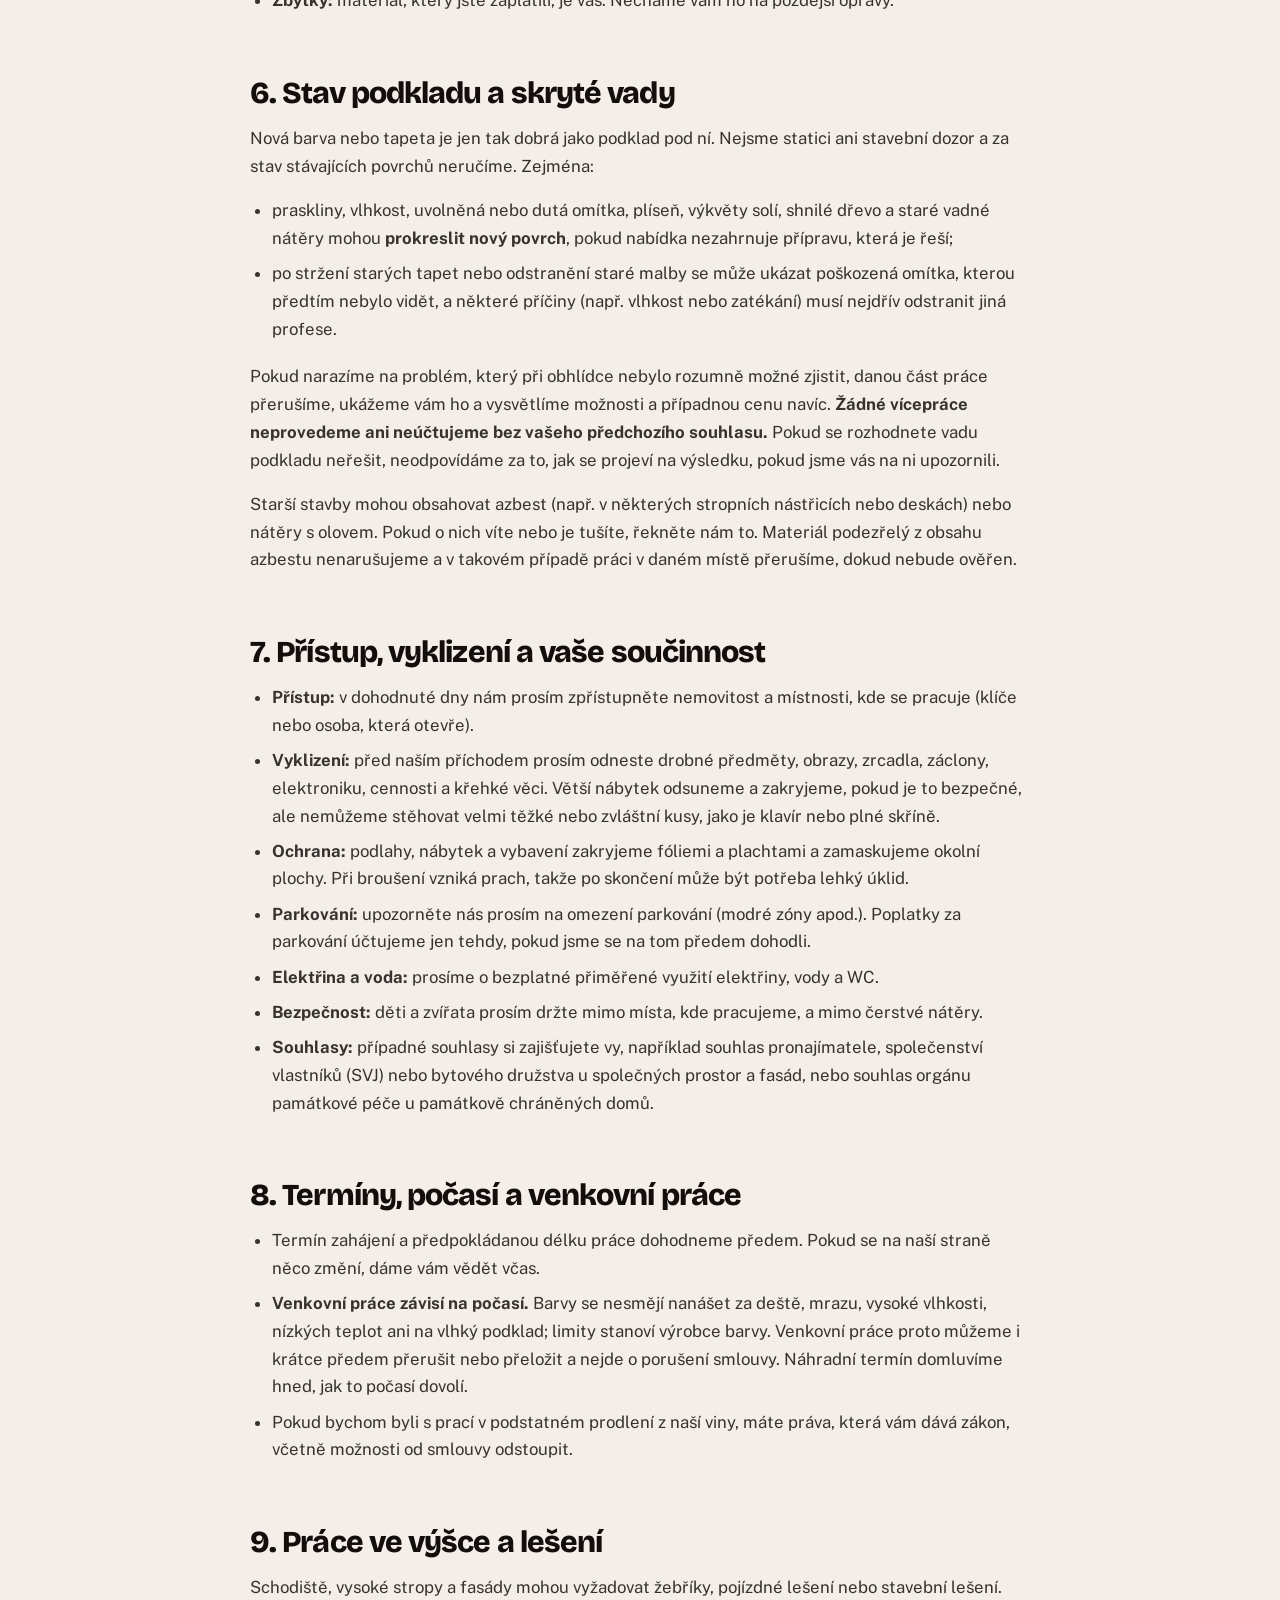
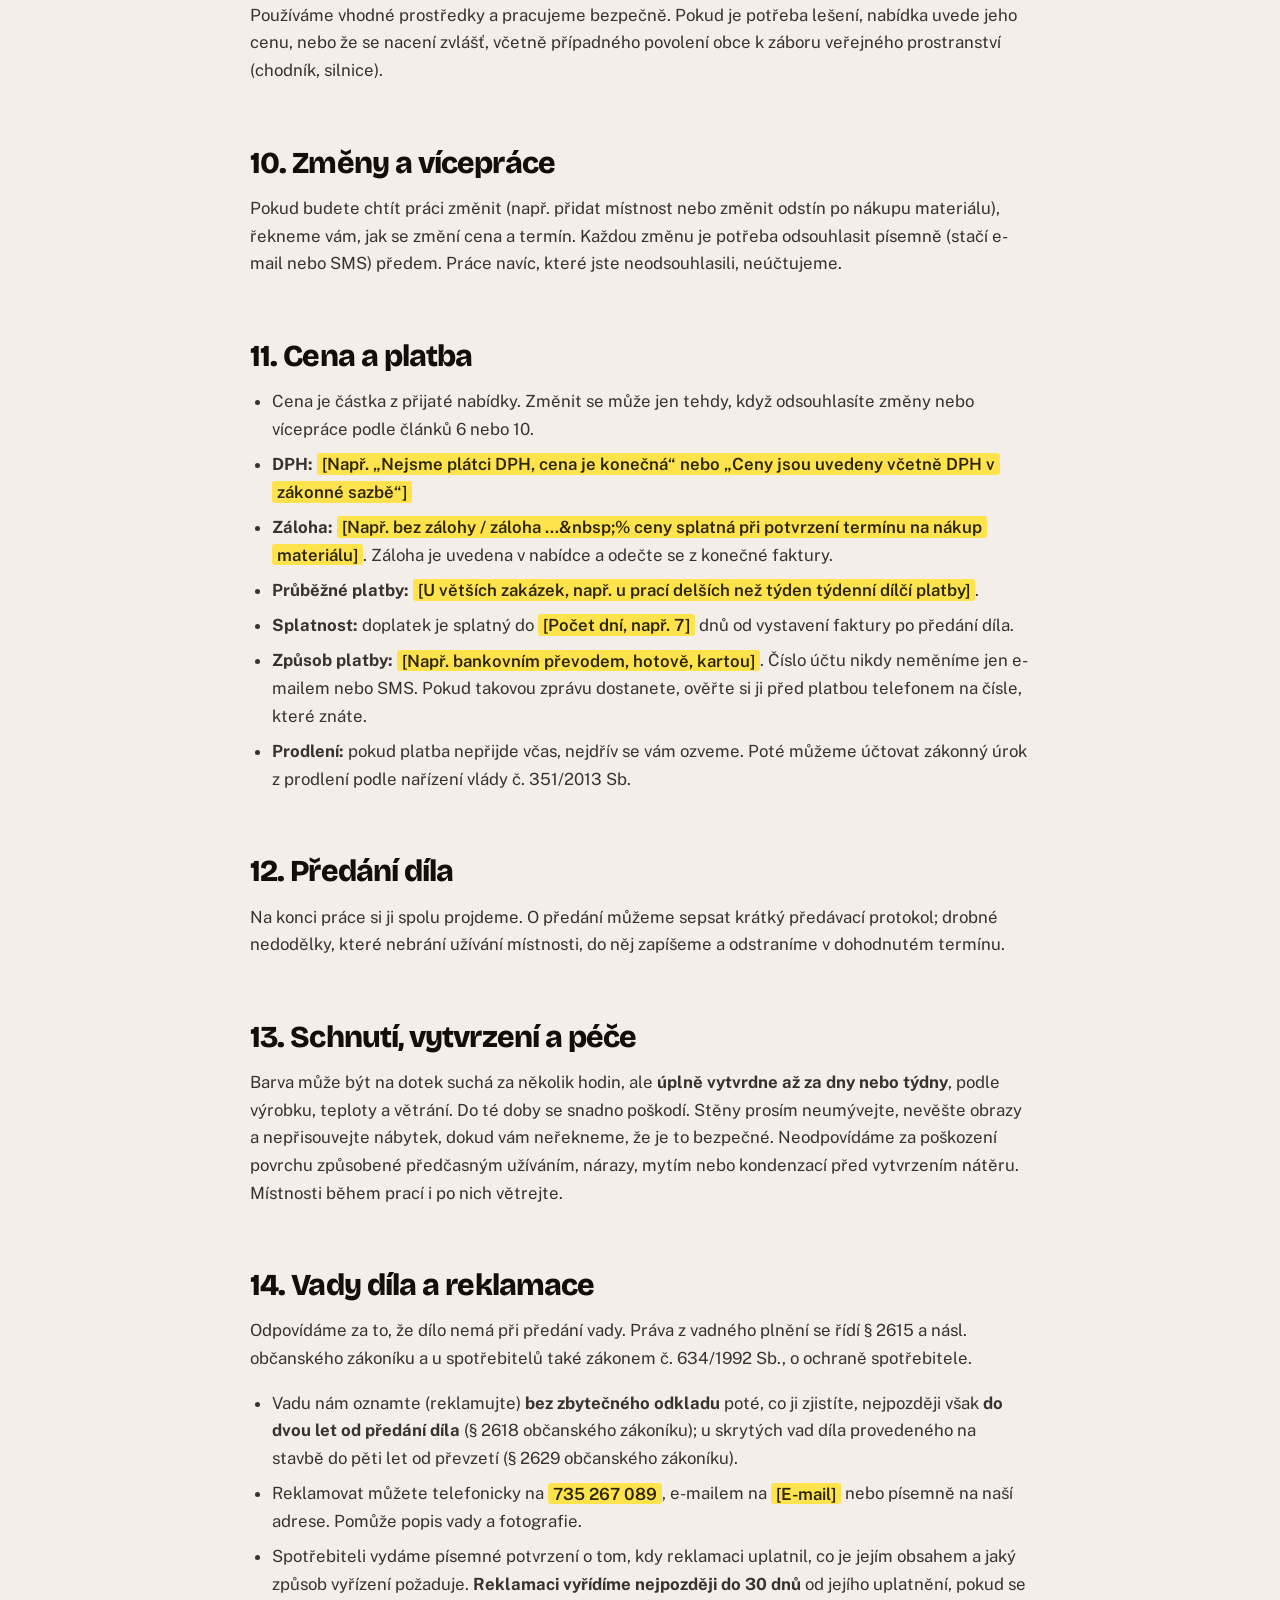
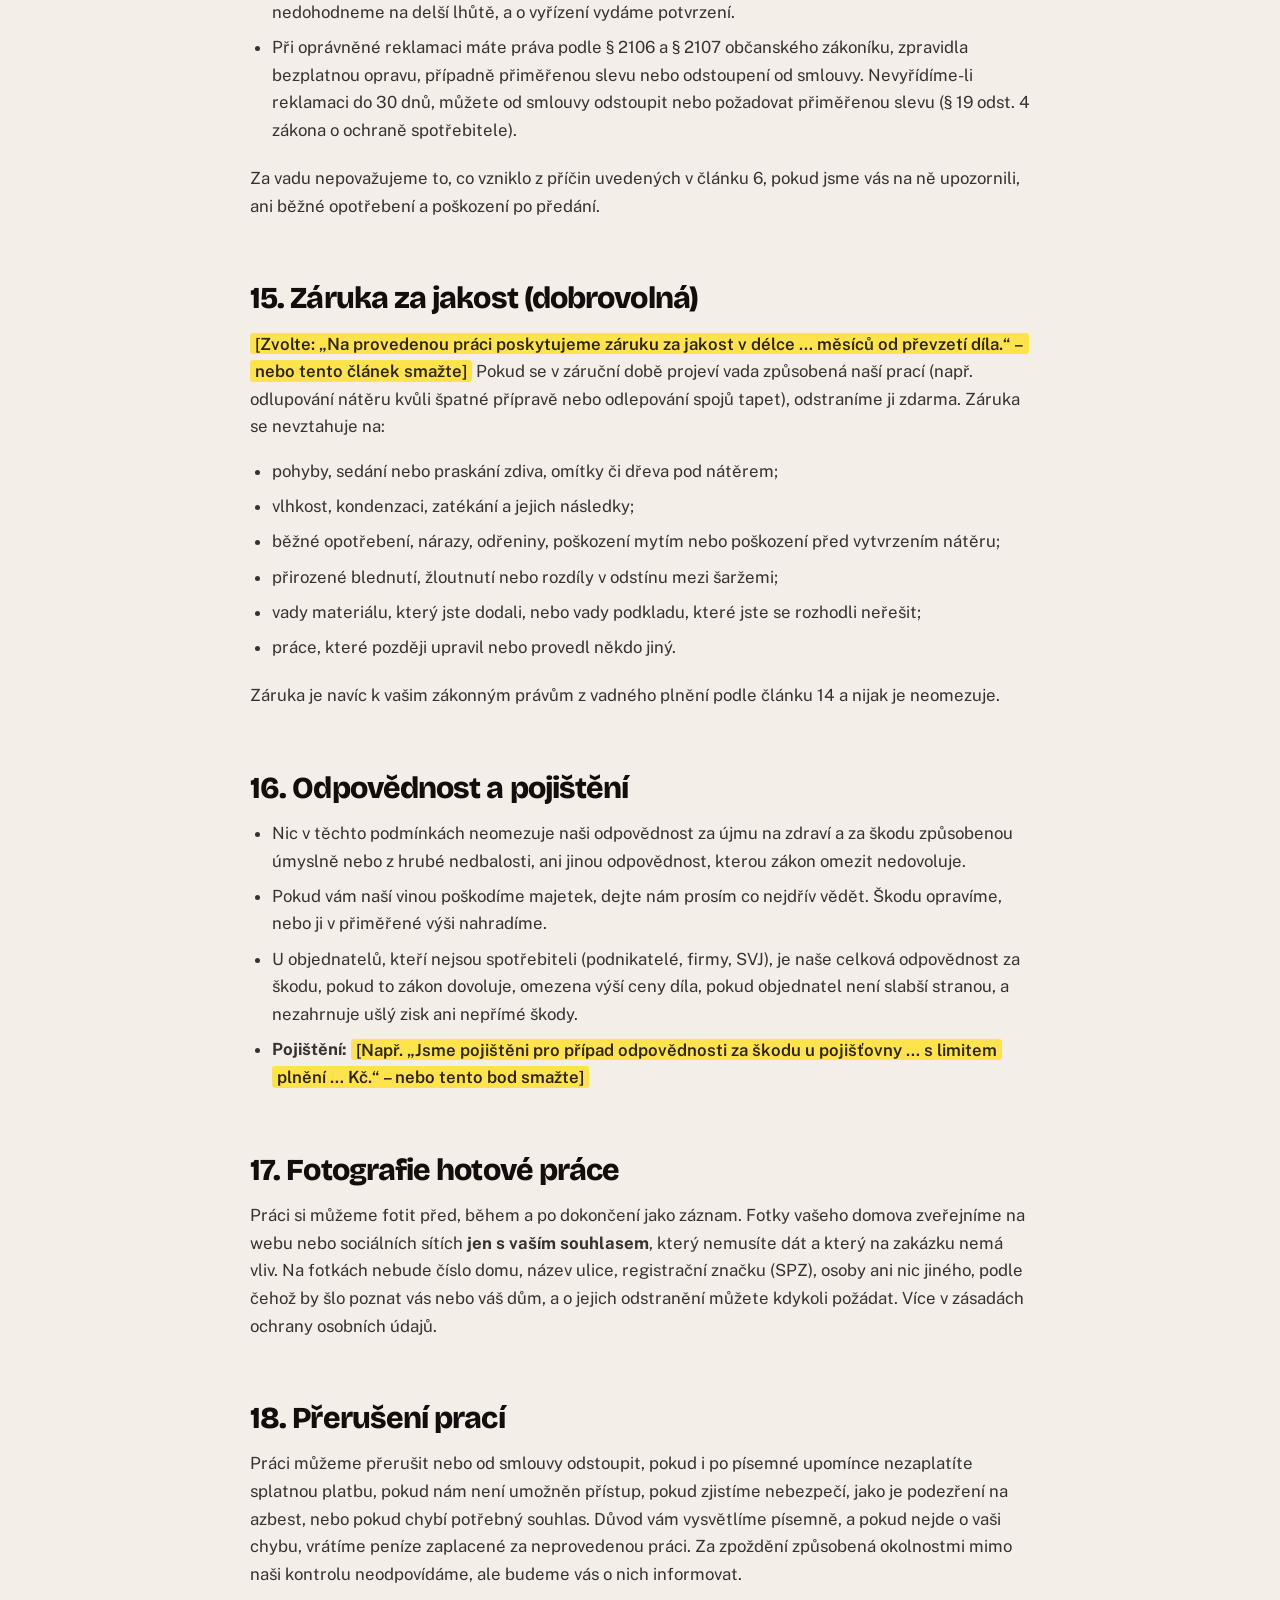
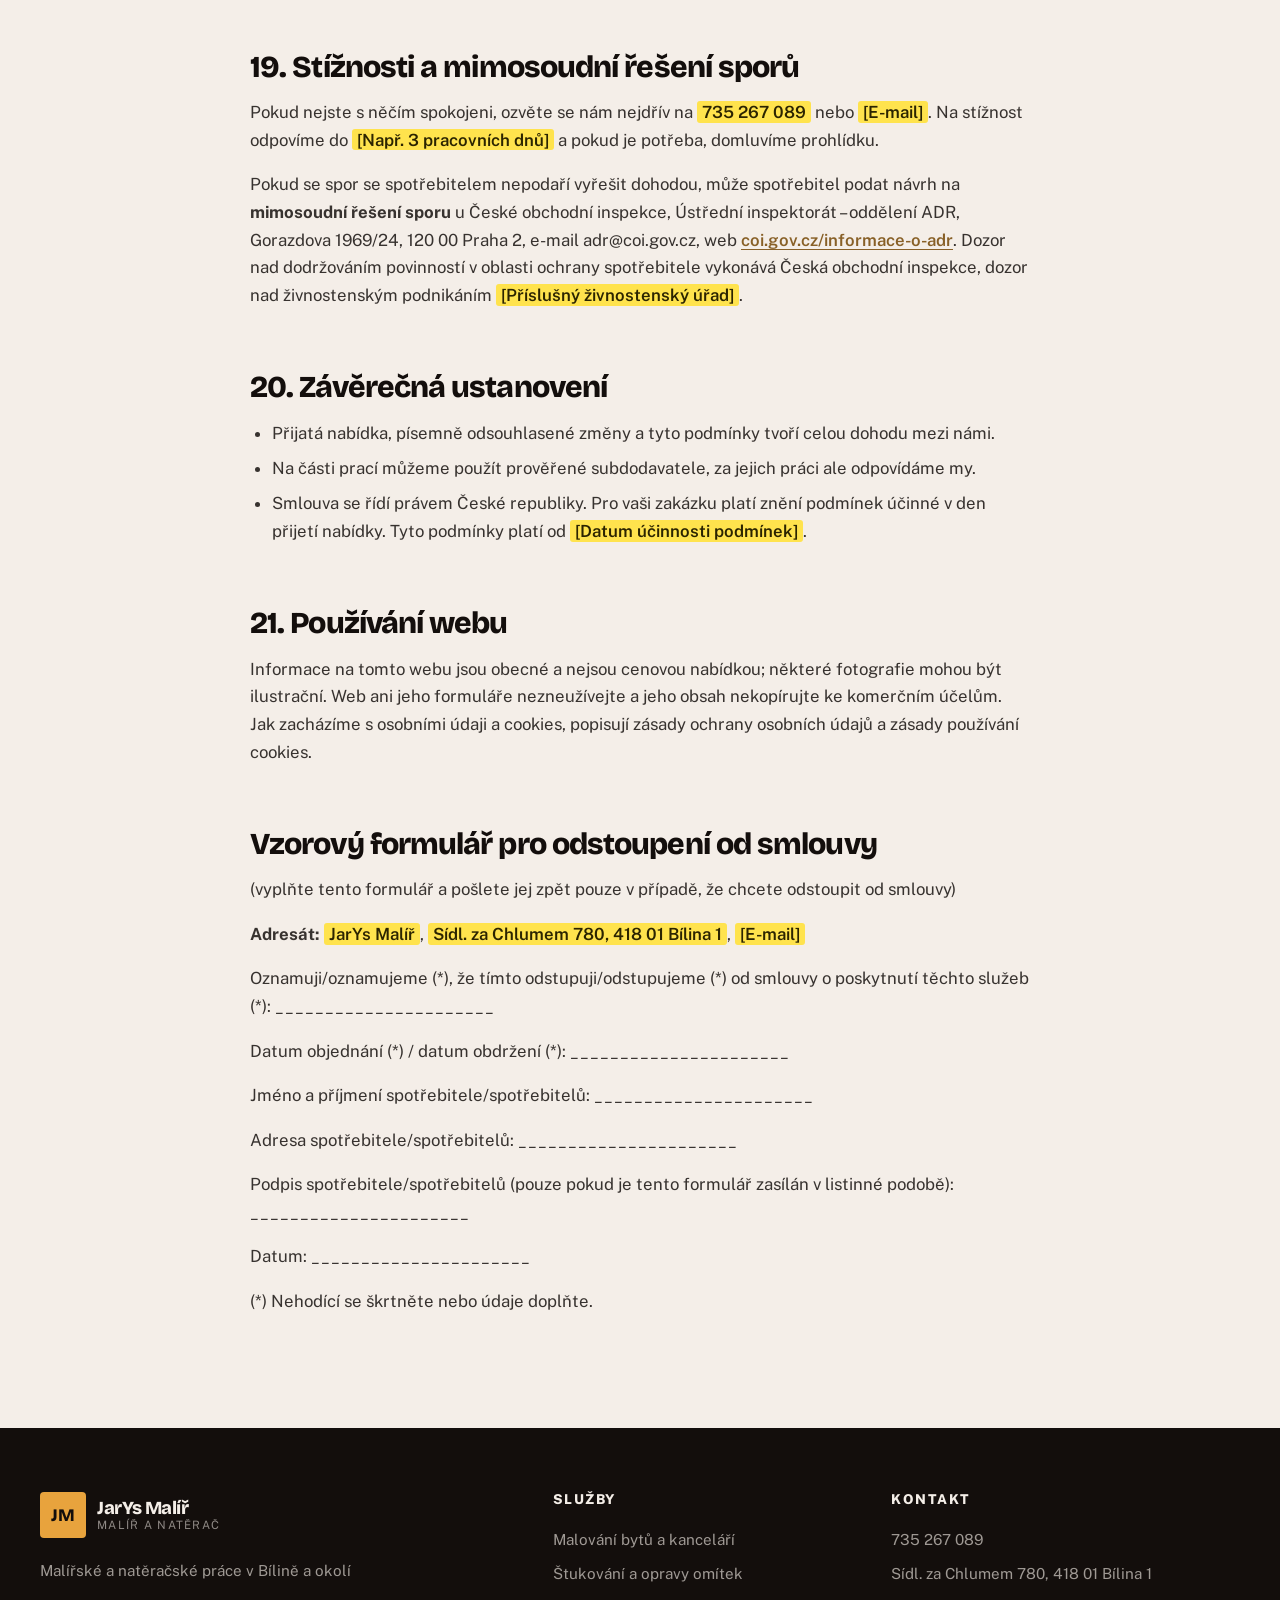
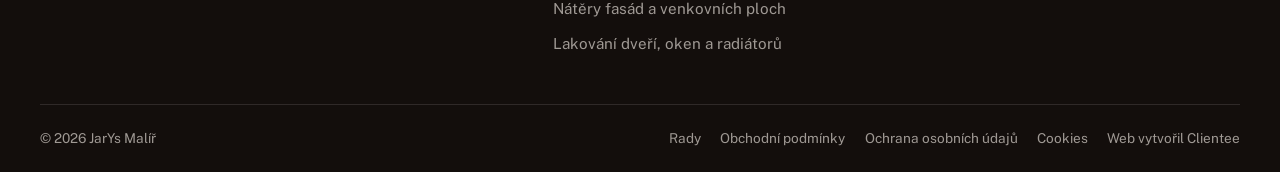
<file: terms.html>
<!doctype html>
<html lang="cs">
<head>
  <meta charset="utf-8">
  <meta name="viewport" content="width=device-width, initial-scale=1">
  <title>Obchodní podmínky | JarYs Malíř</title>
<meta name="description" content="Malování bytů, štukování omítek a nátěry fasád v Bílině a okolí. Zavolejte a domluvte si termín.">  <link rel="preconnect" href="https://fonts.googleapis.com">
  <link rel="preconnect" href="https://fonts.gstatic.com" crossorigin>
  <link href="https://fonts.googleapis.com/css2?family=Bricolage+Grotesque:opsz,wght@12..96,600;12..96,800&amp;family=Public+Sans:wght@400;500;600&amp;display=swap" rel="stylesheet">
  <link rel="stylesheet" href="styles.css">
  <style>:root { --ink: #130E0C; --paper: #F4EEE8; --spot: #E8A33D; --spot-2: #EFC98A; --on-dark: #EFE5DC; --grad-from: #1F120E; --grad-via: #39201A; --grad-to: #552F26; --gradient: linear-gradient(126deg, #1F120E 0%, #39201A 48%, #552F26 100%); --radius: 4px; --btn-radius: 4px; --display: "Bricolage Grotesque", "Segoe UI", system-ui, sans-serif; --body: "Public Sans", "Segoe UI", system-ui, sans-serif; --tracking: -0.03em; --caps: .11em; --hw: 800; }</style>
</head>
<body class="motion-full">

  <div class="topfix" id="header">

  <!-- Header -->
  <header class="header">
    <div class="container header__inner">
      <a href="index.html#top" class="logo" aria-label="JarYs Malíř">
        <span class="logo__mark" aria-hidden="true">JM</span>
        <span class="logo__text">
          <strong>JarYs Malíř</strong>
          <small>Malíř a natěrač</small>
        </span>
      </a>
      <nav class="nav" id="nav" aria-label="Hlavní menu">
        <a href="index.html#services">Služby</a>
        <a href="index.html#about">O nás</a>
        <a href="index.html#work">Práce</a>
<a href="index.html#reviews">Hodnocení</a><a href="blog.html">Rady</a>        <a href="index.html#contact">Kontakt</a>
        <a href="tel:+420735267089" class="btn btn--primary nav__cta">Zavolat</a>
      </nav>
      <a href="tel:+420735267089" class="header__call">
        <svg viewBox="0 0 24 24" aria-hidden="true"><path d="M22 16.9v3a2 2 0 0 1-2.2 2 19.8 19.8 0 0 1-8.6-3.1 19.5 19.5 0 0 1-6-6A19.8 19.8 0 0 1 2.1 4.2 2 2 0 0 1 4.1 2h3a2 2 0 0 1 2 1.7c.1 1 .4 1.9.7 2.8a2 2 0 0 1-.5 2.1L8 9.9a16 16 0 0 0 6 6l1.3-1.3a2 2 0 0 1 2.1-.4c.9.3 1.8.6 2.8.7a2 2 0 0 1 1.7 2Z"/></svg>
        <span><small>Volejte</small>735 267 089</span>
      </a>
      <button class="burger" id="burger" aria-label="Otevřít menu" aria-expanded="false" aria-controls="nav">
        <span></span><span></span><span></span>
      </button>
    </div>
  </header>
  </div>

  <main id="top">
    <section class="page-hero">
      <div class="container">
        <nav class="breadcrumb"><a href="index.html">JarYs Malíř</a> / <span>Obchodní podmínky</span></nav>
        <h1>Obchodní podmínky</h1>
      </div>
    </section>
    <div class="container prose">
      <div class="draft-note" role="note">
        <strong>Pracovní verze – zatím neplatí</strong>
        <p>Vše, co je zvýrazněné žlutě, je potřeba před spuštěním webu zkontrolovat a doplnit. Jde o výchozí vzor, ne o právní radu.</p>
      </div>
<h2 id="uvod">1. Úvodní ustanovení a údaje o zhotoviteli</h2>
<p>Tyto obchodní podmínky upravují malířské, natěračské, tapetářské a související přípravné práce, které provádíme. Smlouva mezi námi je <strong>smlouvou o dílo</strong> podle § 2586 a násl. zákona č. 89/2012 Sb., občanský zákoník (dále „občanský zákoník“). „My“ nebo „zhotovitel“ znamená <mark class="fill" title="Doplní firma">JarYs Malíř</mark>, podnikatel <mark class="fill" title="Doplní firma">JarYs Malíř</mark>. „Vy“ nebo „objednatel“ znamená osobu, která přijme naši cenovou nabídku. Pokud jste <strong>spotřebitel</strong> (objednáváte práci pro sebe, ne v rámci podnikání), máte navíc práva, která vám dává zákon a která tyto podmínky nemohou omezit.</p>
<ul>
  <li><strong>Sídlo / místo podnikání:</strong> <mark class="fill" title="Doplní firma">Sídl. za Chlumem 780, 418 01 Bílina 1</mark></li>
  <li><strong>IČO:</strong> <mark class="fill" title="Doplní firma">[IČO]</mark></li>
  <li><strong>DIČ:</strong> <mark class="fill" title="Doplní firma">[DIČ, nebo „nejsme plátci DPH“]</mark></li>
  <li><strong>Zápis v rejstříku:</strong> <mark class="fill" title="Doplní firma">[Např. „zapsán v živnostenském rejstříku vedeném Městským úřadem …“, u s.r.o. „zapsaná v obchodním rejstříku vedeném Krajským soudem v …, oddíl C, vložka …“]</mark></li>
  <li><strong>Telefon:</strong> <mark class="fill" title="Doplní firma">735 267 089</mark></li>
  <li><strong>E-mail:</strong> <mark class="fill" title="Doplní firma">[E-mail]</mark></li>
</ul>
<p>Pokud se písemná cenová nabídka od těchto podmínek v něčem liší, platí nabídka. Ujednání, která by se odchýlila od zákonných práv spotřebitele v jeho neprospěch, se ke spotřebiteli nepoužijí.</p>

<h2 id="nabidka">2. Cenová nabídka a co zahrnuje</h2>
<ul>
  <li>Obhlídka a cenová nabídka jsou <mark class="fill" title="Doplní firma">[Zdarma / za poplatek … Kč, který se odečte z ceny díla]</mark> a nezavazují vás k objednávce. Částka řečená po telefonu je jen orientační odhad, ne nabídka.</li>
  <li>Nabídka platí <mark class="fill" title="Doplní firma">[Platnost nabídky, např. 30 dní]</mark> ode dne, kdy vám ji pošleme.</li>
  <li>V nabídce uvádíme místnosti a <strong>povrchy</strong> (např. stěny, stropy, dřevo, dveře a zárubně, radiátory, fasáda), <strong>počet vrstev</strong>, <strong>rozsah přípravy</strong> (např. drobné opravy a přebroušení, nebo stěrkování, penetrace a izolace skvrn), kdo dodává materiál a co v ceně není.</li>
  <li>Nabídka vychází z toho, co je při obhlídce rozumně vidět, a z informací, které nám dáte. Skryté vady řeší článek 6.</li>
</ul>

<h2 id="uzavreni">3. Uzavření smlouvy</h2>
<p>Smlouva je uzavřena okamžikem, kdy nám písemně (stačí e-mail nebo SMS) potvrdíte přijetí nabídky. Termín zahájení vám poté potvrdíme. Nabídku i tyto podmínky vám pošleme e-mailem nebo předáme v papírové podobě, abyste je měli uložené na trvalém nosiči dat.</p>

<h2 id="odstoupeni">4. Odstoupení od smlouvy spotřebitelem</h2>
<p>Pokud jste spotřebitel a smlouvu uzavřeme <strong>mimo naše obchodní prostory</strong> (typicky u vás doma při obhlídce) nebo <strong>na dálku</strong> (telefonem, e-mailem, SMS), máte podle § 1829 občanského zákoníku právo od smlouvy <strong>odstoupit do 14 dnů bez udání důvodu</strong>. Lhůta běží ode dne uzavření smlouvy.</p>
<p>Odstoupení nám stačí jasně oznámit před koncem lhůty, e-mailem na <mark class="fill" title="Doplní firma">[E-mail]</mark>, dopisem na <mark class="fill" title="Doplní firma">Sídl. za Chlumem 780, 418 01 Bílina 1</mark> nebo jiným prokazatelným způsobem. Můžete použít vzorový formulář na konci těchto podmínek, ale nemusíte. Lhůta je zachována, pokud oznámení odešlete před jejím koncem.</p>
<p>Po odstoupení vám bez zbytečného odkladu, nejpozději do 14 dnů, vrátíme všechny přijaté peníze včetně zálohy, po odečtení případné poměrné části ceny podle § 1834 občanského zákoníku, a to stejným způsobem, jakým jste platili, pokud se nedohodneme jinak.</p>
<h3>Když chcete začít dřív než za 14 dnů</h3>
<p>Během lhůty pro odstoupení práci nezačneme, pokud nás o to výslovně nepožádáte (stačí e-mailem nebo SMS). Pokud práce na vaši žádost začnou a vy pak v této lhůtě odstoupíte, zaplatíte nám jen <strong>poměrnou část ceny</strong> za práci provedenou do okamžiku odstoupení (§ 1834 občanského zákoníku). Tímto vás před uzavřením smlouvy poučujeme, že pokud práci na vaši výslovnou žádost před uplynutím lhůty <strong>celou provedeme</strong>, právo na odstoupení zaniká (§ 1837 písm. a) občanského zákoníku). Žádost může znít například: „Žádám o zahájení prací před uplynutím lhůty pro odstoupení a beru na vědomí, že po úplném provedení práce právo na odstoupení zaniká.“</p>
<h3>Zrušení později</h3>
<p>Po uplynutí lhůty lze smlouvu zrušit dohodou nebo z důvodů, které stanoví zákon. Pokud zakázku zrušíte vy, můžeme požadovat úhradu už provedené práce a účelně vynaložených nákladů, které nejde vrátit, například za barvu namíchanou do vámi zvoleného odstínu nebo tapety objednané na míru. <mark class="fill" title="Doplní firma">[Případný storno poplatek, např. žádný / … Kč při zrušení méně než 48 hodin před začátkem]</mark>. Storno poplatek se neuplatní, pokud odstoupíte ve lhůtě podle článku 4, a nepřesáhne naše skutečně vynaložené náklady. Ušlý zisk z práce, která se neprovedla, neúčtujeme.</p>

<h2 id="material">5. Materiál, barvy a tapety</h2>
<ul>
  <li><strong>Kdo co dodává:</strong> v nabídce je uvedeno, zda barvy, tapety a další materiál dodáváme my, nebo vy. Pokud není uvedeno jinak, drobný materiál (tmel, akryl, brusivo, pásky, penetraci, zakrývací fólie) dodáváme my.</li>
  <li><strong>Výběr odstínu:</strong> odstín, lesk, značku barvy a tapety vybíráte vy a před objednáním materiálu nebo začátkem prací nám je potvrdíte písemně. Rádi poradíme, ale konečné rozhodnutí je vaše.</li>
  <li><strong>Barva na stěně:</strong> odstín ve vzorníku, na obrazovce, ve vzorku a na hotové stěně se liší a mění se podle světla, lesku a podkladu. Doporučujeme si nejdřív natřít zkušební plochu. Pokud použijeme vámi vybraný výrobek a odstín, neodpovídáme za to, že výsledek vypadá jinak, než jste čekali.</li>
  <li><strong>Materiál od vás:</strong> pokud materiál dodáváte vy, zajistěte prosím, aby ho bylo dost, byl vhodný na daný podklad, v době použitelnosti a nepoškozený. U tapet by všechny role měly mít <strong>stejné číslo šarže</strong>, protože odstín se mezi šaržemi může lišit. Šarže před lepením zkontrolujeme a na zjevný problém vás upozorníme (§ 2594 občanského zákoníku). Za výrobní vady materiálu, který jste dodali, neodpovídáme. Čas navíc kvůli chybějícímu nebo nesprávnému materiálu můžeme účtovat, pokud jsme vás na to předem upozornili.</li>
  <li><strong>Vzor tapet:</strong> vzorované tapety a tapety s velkou střídou vzoru potřebují role navíc na sesazení a odpad. Stěny a stropy bývají málokdy úplně rovné a kolmé, takže drobný posun vzoru v rozích, u stropu a na hranách je běžný a nedá se mu zcela vyhnout.</li>
  <li><strong>Zbytky:</strong> materiál, který jste zaplatili, je váš. Necháme vám ho na pozdější opravy.</li>
</ul>

<h2 id="podklad">6. Stav podkladu a skryté vady</h2>
<p>Nová barva nebo tapeta je jen tak dobrá jako podklad pod ní. Nejsme statici ani stavební dozor a za stav stávajících povrchů neručíme. Zejména:</p>
<ul>
  <li>praskliny, vlhkost, uvolněná nebo dutá omítka, plíseň, výkvěty solí, shnilé dřevo a staré vadné nátěry mohou <strong>prokreslit nový povrch</strong>, pokud nabídka nezahrnuje přípravu, která je řeší;</li>
  <li>po stržení starých tapet nebo odstranění staré malby se může ukázat poškozená omítka, kterou předtím nebylo vidět, a některé příčiny (např. vlhkost nebo zatékání) musí nejdřív odstranit jiná profese.</li>
</ul>
<p>Pokud narazíme na problém, který při obhlídce nebylo rozumně možné zjistit, danou část práce přerušíme, ukážeme vám ho a vysvětlíme možnosti a případnou cenu navíc. <strong>Žádné vícepráce neprovedeme ani neúčtujeme bez vašeho předchozího souhlasu.</strong> Pokud se rozhodnete vadu podkladu neřešit, neodpovídáme za to, jak se projeví na výsledku, pokud jsme vás na ni upozornili.</p>
<p>Starší stavby mohou obsahovat azbest (např. v některých stropních nástřicích nebo deskách) nebo nátěry s olovem. Pokud o nich víte nebo je tušíte, řekněte nám to. Materiál podezřelý z obsahu azbestu nenarušujeme a v takovém případě práci v daném místě přerušíme, dokud nebude ověřen.</p>

<h2 id="soucinnost">7. Přístup, vyklizení a vaše součinnost</h2>
<ul>
  <li><strong>Přístup:</strong> v dohodnuté dny nám prosím zpřístupněte nemovitost a místnosti, kde se pracuje (klíče nebo osoba, která otevře).</li>
  <li><strong>Vyklizení:</strong> před naším příchodem prosím odneste drobné předměty, obrazy, zrcadla, záclony, elektroniku, cennosti a křehké věci. Větší nábytek odsuneme a zakryjeme, pokud je to bezpečné, ale nemůžeme stěhovat velmi těžké nebo zvláštní kusy, jako je klavír nebo plné skříně.</li>
  <li><strong>Ochrana:</strong> podlahy, nábytek a vybavení zakryjeme fóliemi a plachtami a zamaskujeme okolní plochy. Při broušení vzniká prach, takže po skončení může být potřeba lehký úklid.</li>
  <li><strong>Parkování:</strong> upozorněte nás prosím na omezení parkování (modré zóny apod.). Poplatky za parkování účtujeme jen tehdy, pokud jsme se na tom předem dohodli.</li>
  <li><strong>Elektřina a voda:</strong> prosíme o bezplatné přiměřené využití elektřiny, vody a WC.</li>
  <li><strong>Bezpečnost:</strong> děti a zvířata prosím držte mimo místa, kde pracujeme, a mimo čerstvé nátěry.</li>
  <li><strong>Souhlasy:</strong> případné souhlasy si zajišťujete vy, například souhlas pronajímatele, společenství vlastníků (SVJ) nebo bytového družstva u společných prostor a fasád, nebo souhlas orgánu památkové péče u památkově chráněných domů.</li>
</ul>

<h2 id="terminy">8. Termíny, počasí a venkovní práce</h2>
<ul>
  <li>Termín zahájení a předpokládanou délku práce dohodneme předem. Pokud se na naší straně něco změní, dáme vám vědět včas.</li>
  <li><strong>Venkovní práce závisí na počasí.</strong> Barvy se nesmějí nanášet za deště, mrazu, vysoké vlhkosti, nízkých teplot ani na vlhký podklad; limity stanoví výrobce barvy. Venkovní práce proto můžeme i krátce předem přerušit nebo přeložit a nejde o porušení smlouvy. Náhradní termín domluvíme hned, jak to počasí dovolí.</li>
  <li>Pokud bychom byli s prací v podstatném prodlení z naší viny, máte práva, která vám dává zákon, včetně možnosti od smlouvy odstoupit.</li>
</ul>

<h2 id="vyska">9. Práce ve výšce a lešení</h2>
<p>Schodiště, vysoké stropy a fasády mohou vyžadovat žebříky, pojízdné lešení nebo stavební lešení. Používáme vhodné prostředky a pracujeme bezpečně. Pokud je potřeba lešení, nabídka uvede jeho cenu, nebo že se nacení zvlášť, včetně případného povolení obce k záboru veřejného prostranství (chodník, silnice).</p>

<h2 id="zmeny">10. Změny a vícepráce</h2>
<p>Pokud budete chtít práci změnit (např. přidat místnost nebo změnit odstín po nákupu materiálu), řekneme vám, jak se změní cena a termín. Každou změnu je potřeba odsouhlasit písemně (stačí e-mail nebo SMS) předem. Práce navíc, které jste neodsouhlasili, neúčtujeme.</p>

<h2 id="cena">11. Cena a platba</h2>
<ul>
  <li>Cena je částka z přijaté nabídky. Změnit se může jen tehdy, když odsouhlasíte změny nebo vícepráce podle článků 6 nebo 10.</li>
  <li><strong>DPH:</strong> <mark class="fill" title="Doplní firma">[Např. „Nejsme plátci DPH, cena je konečná“ nebo „Ceny jsou uvedeny včetně DPH v zákonné sazbě“]</mark></li>
  <li><strong>Záloha:</strong> <mark class="fill" title="Doplní firma">[Např. bez zálohy / záloha …&amp;nbsp;% ceny splatná při potvrzení termínu na nákup materiálu]</mark>. Záloha je uvedena v nabídce a odečte se z konečné faktury.</li>
  <li><strong>Průběžné platby:</strong> <mark class="fill" title="Doplní firma">[U větších zakázek, např. u prací delších než týden týdenní dílčí platby]</mark>.</li>
  <li><strong>Splatnost:</strong> doplatek je splatný do <mark class="fill" title="Doplní firma">[Počet dní, např. 7]</mark> dnů od vystavení faktury po předání díla.</li>
  <li><strong>Způsob platby:</strong> <mark class="fill" title="Doplní firma">[Např. bankovním převodem, hotově, kartou]</mark>. Číslo účtu nikdy neměníme jen e-mailem nebo SMS. Pokud takovou zprávu dostanete, ověřte si ji před platbou telefonem na čísle, které znáte.</li>
  <li><strong>Prodlení:</strong> pokud platba nepřijde včas, nejdřív se vám ozveme. Poté můžeme účtovat zákonný úrok z prodlení podle nařízení vlády č. 351/2013 Sb.</li>
</ul>

<h2 id="predani">12. Předání díla</h2>
<p>Na konci práce si ji spolu projdeme. O předání můžeme sepsat krátký předávací protokol; drobné nedodělky, které nebrání užívání místnosti, do něj zapíšeme a odstraníme v dohodnutém termínu.</p>

<h2 id="schnuti">13. Schnutí, vytvrzení a péče</h2>
<p>Barva může být na dotek suchá za několik hodin, ale <strong>úplně vytvrdne až za dny nebo týdny</strong>, podle výrobku, teploty a větrání. Do té doby se snadno poškodí. Stěny prosím neumývejte, nevěšte obrazy a nepřisouvejte nábytek, dokud vám neřekneme, že je to bezpečné. Neodpovídáme za poškození povrchu způsobené předčasným užíváním, nárazy, mytím nebo kondenzací před vytvrzením nátěru. Místnosti během prací i po nich větrejte.</p>

<h2 id="vady">14. Vady díla a reklamace</h2>
<p>Odpovídáme za to, že dílo nemá při předání vady. Práva z vadného plnění se řídí § 2615 a násl. občanského zákoníku a u spotřebitelů také zákonem č. 634/1992 Sb., o ochraně spotřebitele.</p>
<ul>
  <li>Vadu nám oznamte (reklamujte) <strong>bez zbytečného odkladu</strong> poté, co ji zjistíte, nejpozději však <strong>do dvou let od předání díla</strong> (§ 2618 občanského zákoníku); u skrytých vad díla provedeného na stavbě do pěti let od převzetí (§ 2629 občanského zákoníku).</li>
  <li>Reklamovat můžete telefonicky na <mark class="fill" title="Doplní firma">735 267 089</mark>, e-mailem na <mark class="fill" title="Doplní firma">[E-mail]</mark> nebo písemně na naší adrese. Pomůže popis vady a fotografie.</li>
  <li>Spotřebiteli vydáme písemné potvrzení o tom, kdy reklamaci uplatnil, co je jejím obsahem a jaký způsob vyřízení požaduje. <strong>Reklamaci vyřídíme nejpozději do 30 dnů</strong> od jejího uplatnění, pokud se nedohodneme na delší lhůtě, a o vyřízení vydáme potvrzení.</li>
  <li>Při oprávněné reklamaci máte práva podle § 2106 a § 2107 občanského zákoníku, zpravidla bezplatnou opravu, případně přiměřenou slevu nebo odstoupení od smlouvy. Nevyřídíme-li reklamaci do 30 dnů, můžete od smlouvy odstoupit nebo požadovat přiměřenou slevu (§ 19 odst. 4 zákona o ochraně spotřebitele).</li>
</ul>
<p>Za vadu nepovažujeme to, co vzniklo z příčin uvedených v článku 6, pokud jsme vás na ně upozornili, ani běžné opotřebení a poškození po předání.</p>

<h2 id="zaruka">15. Záruka za jakost (dobrovolná)</h2>
<p><mark class="fill" title="Doplní firma">[Zvolte: „Na provedenou práci poskytujeme záruku za jakost v délce … měsíců od převzetí díla.“ – nebo tento článek smažte]</mark> Pokud se v záruční době projeví vada způsobená naší prací (např. odlupování nátěru kvůli špatné přípravě nebo odlepování spojů tapet), odstraníme ji zdarma. Záruka se nevztahuje na:</p>
<ul>
  <li>pohyby, sedání nebo praskání zdiva, omítky či dřeva pod nátěrem;</li>
  <li>vlhkost, kondenzaci, zatékání a jejich následky;</li>
  <li>běžné opotřebení, nárazy, odřeniny, poškození mytím nebo poškození před vytvrzením nátěru;</li>
  <li>přirozené blednutí, žloutnutí nebo rozdíly v odstínu mezi šaržemi;</li>
  <li>vady materiálu, který jste dodali, nebo vady podkladu, které jste se rozhodli neřešit;</li>
  <li>práce, které později upravil nebo provedl někdo jiný.</li>
</ul>
<p>Záruka je navíc k vašim zákonným právům z vadného plnění podle článku 14 a nijak je neomezuje.</p>

<h2 id="odpovednost">16. Odpovědnost a pojištění</h2>
<ul>
  <li>Nic v těchto podmínkách neomezuje naši odpovědnost za újmu na zdraví a za škodu způsobenou úmyslně nebo z hrubé nedbalosti, ani jinou odpovědnost, kterou zákon omezit nedovoluje.</li>
  <li>Pokud vám naší vinou poškodíme majetek, dejte nám prosím co nejdřív vědět. Škodu opravíme, nebo ji v přiměřené výši nahradíme.</li>
  <li>U objednatelů, kteří nejsou spotřebiteli (podnikatelé, firmy, SVJ), je naše celková odpovědnost za škodu, pokud to zákon dovoluje, omezena výší ceny díla, pokud objednatel není slabší stranou, a nezahrnuje ušlý zisk ani nepřímé škody.</li>
  <li><strong>Pojištění:</strong> <mark class="fill" title="Doplní firma">[Např. „Jsme pojištěni pro případ odpovědnosti za škodu u pojišťovny … s limitem plnění … Kč.“ – nebo tento bod smažte]</mark></li>
</ul>

<h2 id="fotky">17. Fotografie hotové práce</h2>
<p>Práci si můžeme fotit před, během a po dokončení jako záznam. Fotky vašeho domova zveřejníme na webu nebo sociálních sítích <strong>jen s vaším souhlasem</strong>, který nemusíte dát a který na zakázku nemá vliv. Na fotkách nebude číslo domu, název ulice, registrační značku (SPZ), osoby ani nic jiného, podle čehož by šlo poznat vás nebo váš dům, a o jejich odstranění můžete kdykoli požádat. Více v zásadách ochrany osobních údajů.</p>

<h2 id="preruseni">18. Přerušení prací</h2>
<p>Práci můžeme přerušit nebo od smlouvy odstoupit, pokud i po písemné upomínce nezaplatíte splatnou platbu, pokud nám není umožněn přístup, pokud zjistíme nebezpečí, jako je podezření na azbest, nebo pokud chybí potřebný souhlas. Důvod vám vysvětlíme písemně, a pokud nejde o vaši chybu, vrátíme peníze zaplacené za neprovedenou práci. Za zpoždění způsobená okolnostmi mimo naši kontrolu neodpovídáme, ale budeme vás o nich informovat.</p>

<h2 id="spory">19. Stížnosti a mimosoudní řešení sporů</h2>
<p>Pokud nejste s něčím spokojeni, ozvěte se nám nejdřív na <mark class="fill" title="Doplní firma">735 267 089</mark> nebo <mark class="fill" title="Doplní firma">[E-mail]</mark>. Na stížnost odpovíme do <mark class="fill" title="Doplní firma">[Např. 3 pracovních dnů]</mark> a pokud je potřeba, domluvíme prohlídku.</p>
<p>Pokud se spor se spotřebitelem nepodaří vyřešit dohodou, může spotřebitel podat návrh na <strong>mimosoudní řešení sporu</strong> u České obchodní inspekce, Ústřední inspektorát – oddělení ADR, Gorazdova 1969/24, 120 00 Praha 2, e-mail adr@coi.gov.cz, web <a href="https://coi.gov.cz/informace-o-adr/" rel="noopener">coi.gov.cz/informace-o-adr</a>. Dozor nad dodržováním povinností v oblasti ochrany spotřebitele vykonává Česká obchodní inspekce, dozor nad živnostenským podnikáním <mark class="fill" title="Doplní firma">[Příslušný živnostenský úřad]</mark>.</p>

<h2 id="zaverecna">20. Závěrečná ustanovení</h2>
<ul>
  <li>Přijatá nabídka, písemně odsouhlasené změny a tyto podmínky tvoří celou dohodu mezi námi.</li>
  <li>Na části prací můžeme použít prověřené subdodavatele, za jejich práci ale odpovídáme my.</li>
  <li>Smlouva se řídí právem České republiky. Pro vaši zakázku platí znění podmínek účinné v den přijetí nabídky. Tyto podmínky platí od <mark class="fill" title="Doplní firma">[Datum účinnosti podmínek]</mark>.</li>
</ul>

<h2 id="web">21. Používání webu</h2>
<p>Informace na tomto webu jsou obecné a nejsou cenovou nabídkou; některé fotografie mohou být ilustrační. Web ani jeho formuláře nezneužívejte a jeho obsah nekopírujte ke komerčním účelům. Jak zacházíme s osobními údaji a cookies, popisují zásady ochrany osobních údajů a zásady používání cookies.</p>

<h2 id="formular-odstoupeni">Vzorový formulář pro odstoupení od smlouvy</h2>
<p>(vyplňte tento formulář a pošlete jej zpět pouze v případě, že chcete odstoupit od smlouvy)</p>
<p><strong>Adresát:</strong> <mark class="fill" title="Doplní firma">JarYs Malíř</mark>, <mark class="fill" title="Doplní firma">Sídl. za Chlumem 780, 418 01 Bílina 1</mark>, <mark class="fill" title="Doplní firma">[E-mail]</mark></p>
<p>Oznamuji/oznamujeme (*), že tímto odstupuji/odstupujeme (*) od smlouvy o poskytnutí těchto služeb (*): ______________________</p>
<p>Datum objednání (*) / datum obdržení (*): ______________________</p>
<p>Jméno a příjmení spotřebitele/spotřebitelů: ______________________</p>
<p>Adresa spotřebitele/spotřebitelů: ______________________</p>
<p>Podpis spotřebitele/spotřebitelů (pouze pokud je tento formulář zasílán v listinné podobě): ______________________</p>
<p>Datum: ______________________</p>
<p>(*) Nehodící se škrtněte nebo údaje doplňte.</p>    </div>
  </main>

  <!-- Footer -->
  <footer class="footer">
    <div class="container footer__grid">
      <div>
        <a href="index.html#top" class="logo">
          <span class="logo__mark" aria-hidden="true">JM</span>
          <span class="logo__text"><strong>JarYs Malíř</strong><small>Malíř a natěrač</small></span>
        </a>
<p class="footer__about">Malířské a natěračské práce v Bílině a okolí</p>      </div>
      <div>
        <h4>Služby</h4>
        <ul><li><a href="index.html#services">Malování bytů a kanceláří</a></li><li><a href="index.html#services">Štukování a opravy omítek</a></li><li><a href="index.html#services">Nátěry fasád a venkovních ploch</a></li><li><a href="index.html#services">Lakování dveří, oken a radiátorů</a></li></ul>
      </div>
      <div>
        <h4>Kontakt</h4>
        <ul>
          <li><a href="tel:+420735267089">735 267 089</a></li>
<li>Sídl. za Chlumem 780, 418 01 Bílina 1</li>        </ul>
      </div>
    </div>
    <div class="container footer__bottom">
      <span>&copy; 2026 JarYs Malíř</span>
      <nav class="footer__legal" aria-label="Právní informace">
<a href="blog.html">Rady</a>        <a href="terms.html">Obchodní podmínky</a>
        <a href="privacy.html">Ochrana osobních údajů</a>
        <a href="cookies.html">Cookies</a>
        <a class="footer__credit" href="https://web.clientee.co/free?utm_source=site-credit&amp;utm_medium=referral" target="_blank" rel="noopener">Web vytvořil Clientee</a>
      </nav>
    </div>
  </footer>

  <!-- Mobile sticky actions -->
  <div class="mobile-bar">
    <a href="tel:+420735267089" class="mobile-bar__call"><svg viewBox="0 0 24 24" aria-hidden="true"><path d="M22 16.9v3a2 2 0 0 1-2.2 2 19.8 19.8 0 0 1-8.6-3.1 19.5 19.5 0 0 1-6-6A19.8 19.8 0 0 1 2.1 4.2 2 2 0 0 1 4.1 2h3a2 2 0 0 1 2 1.7c.1 1 .4 1.9.7 2.8a2 2 0 0 1-.5 2.1L8 9.9a16 16 0 0 0 6 6l1.3-1.3a2 2 0 0 1 2.1-.4c.9.3 1.8.6 2.8.7a2 2 0 0 1 1.7 2Z"/></svg> Zavolat</a>
<a href="index.html#contact" class="mobile-bar__offer">Kontakt</a>  </div>

  <script src="script.js"></script>
</body>
</html>
</file>
<file: styles.css>
/* Shared stylesheet for every trade template.
   Colours, fonts and corners come from the `design` block of the export (SOP 18 §5):
   render.py writes them as custom properties into <style> in index.html.
   Nothing in this file may hard-code a brand colour. */
:root {
  --text: color-mix(in srgb, var(--ink) 84%, var(--paper));
  --muted: color-mix(in srgb, var(--ink) 60%, var(--paper));
  --line: color-mix(in srgb, var(--ink) 13%, var(--paper));
  --cream: color-mix(in srgb, var(--ink) 5%, var(--paper));
  --card: color-mix(in srgb, #fff 65%, var(--paper));
  --accent-ink: color-mix(in srgb, var(--spot) 55%, var(--ink));
  --accent-soft: color-mix(in srgb, var(--spot) 18%, var(--paper));
  --dark: var(--grad-from);
  --dark-2: color-mix(in srgb, var(--grad-from) 80%, var(--on-dark));
  --on-dark-muted: color-mix(in srgb, var(--on-dark) 70%, var(--grad-from));
  --shadow: 0 18px 50px -20px color-mix(in srgb, var(--ink) 45%, transparent);
  --shadow-sm: 0 6px 20px -10px color-mix(in srgb, var(--ink) 35%, transparent);
}

*, *::before, *::after { box-sizing: border-box; }
html { scroll-behavior: smooth; scroll-padding-top: 130px; }
body {
  margin: 0;
  font-family: var(--body);
  color: var(--text);
  background: var(--paper);
  line-height: 1.65;
  font-size: 16px;
  -webkit-font-smoothing: antialiased;
}
img { max-width: 100%; display: block; }
a { color: inherit; text-decoration: none; }
h1, h2, h3, h4 { font-family: var(--display); color: var(--ink); line-height: 1.12; margin: 0 0 .5em; font-weight: var(--hw); letter-spacing: var(--tracking); }
h2 { font-size: clamp(1.9rem, 3.4vw, 2.75rem); }
h3 { font-size: 1.3rem; }
p { margin: 0 0 1em; }
svg { width: 1.2em; height: 1.2em; fill: none; stroke: currentColor; stroke-width: 1.8; stroke-linecap: round; stroke-linejoin: round; flex-shrink: 0; }
.container { width: min(1200px, 100% - 40px); margin-inline: auto; }
.muted { color: var(--muted); }

.eyebrow {
  display: inline-flex; align-items: center; gap: .6em;
  font-size: .78rem; font-weight: 700; letter-spacing: var(--caps); text-transform: uppercase;
  color: var(--accent-ink); margin-bottom: 1rem;
}
.eyebrow::before { content: ""; width: 28px; height: 2px; background: var(--spot); }
.eyebrow--light { color: var(--spot); }

/* Buttons. Text on --spot is always --ink: that pair is contrast-checked upstream (SOP 18 §5). */
.btn {
  display: inline-flex; align-items: center; justify-content: center; gap: .55em;
  font-family: var(--body); font-weight: 700; font-size: .95rem;
  padding: .8em 1.4em; border-radius: var(--btn-radius); border: 2px solid transparent;
  cursor: pointer; transition: transform .2s, background .2s, color .2s, box-shadow .2s, border-color .2s;
  white-space: nowrap;
}
.btn:hover { transform: translateY(-2px); }
.btn--lg { padding: 1em 1.8em; font-size: 1rem; }
.btn--block { width: 100%; }
.btn--primary { background: var(--spot); color: var(--ink); box-shadow: 0 10px 25px -12px color-mix(in srgb, var(--spot) 80%, transparent); }
.btn--primary:hover { background: color-mix(in srgb, var(--spot) 88%, var(--paper)); }
.btn--ghost { color: var(--on-dark); border-color: color-mix(in srgb, var(--on-dark) 55%, transparent); background: color-mix(in srgb, var(--on-dark) 8%, transparent); backdrop-filter: blur(4px); }
.btn--ghost:hover { background: var(--on-dark); color: var(--ink); }
.btn--dark { background: var(--ink); color: var(--paper); }
.btn--dark:hover { background: color-mix(in srgb, var(--ink) 85%, var(--paper)); }
.btn--outline-dark { border-color: var(--ink); color: var(--ink); }
.btn--outline-dark:hover { background: var(--ink); color: var(--paper); }

/* Proposal strip (R-03) + header, pinned together to the top of every page */
.topfix { position: sticky; top: 0; z-index: 50; }
.proposal { background: var(--ink); color: color-mix(in srgb, var(--paper) 80%, var(--ink)); font-size: .84rem; }
.proposal__inner { display: flex; align-items: center; justify-content: space-between; flex-wrap: wrap; gap: .4rem 1.2rem; padding: .5rem 0; }
.proposal b { color: var(--paper); }
.proposal__time { color: var(--spot); font-weight: 700; white-space: nowrap; }
.proposal__time::before { content: "⏳ "; }
.proposal__actions { display: flex; gap: .5rem; flex-wrap: wrap; }
.proposal__actions a { padding: .3em .9em; border-radius: var(--btn-radius); font-weight: 700; white-space: nowrap; }
.proposal__free { border: 1.5px solid color-mix(in srgb, var(--paper) 45%, transparent); color: var(--paper); }
.proposal__free:hover { background: var(--paper); color: var(--ink); }
.proposal__buy { background: var(--spot); color: var(--ink); }
.proposal__buy:hover { background: color-mix(in srgb, var(--spot) 85%, var(--paper)); }

/* Header */
.header { background: color-mix(in srgb, var(--paper) 92%, transparent); backdrop-filter: blur(10px); border-bottom: 1px solid transparent; transition: box-shadow .3s, border-color .3s; }
.topfix.is-scrolled .header { box-shadow: var(--shadow-sm); border-color: var(--line); }
.header__inner { display: flex; align-items: center; gap: 2rem; padding: .9rem 0; }
.logo { display: flex; align-items: center; gap: .7rem; min-width: 0; }
.logo__mark {
  display: grid; place-items: center; width: 46px; height: 46px; border-radius: var(--radius); flex-shrink: 0;
  background: var(--ink); color: var(--spot); font-family: var(--display); font-weight: var(--hw); font-size: 1.1rem;
  box-shadow: inset 0 -4px 0 var(--spot);
}
.logo__text { display: flex; flex-direction: column; line-height: 1.15; min-width: 0; }
.logo__text strong { font-family: var(--display); font-size: 1.15rem; color: var(--ink); font-weight: var(--hw); letter-spacing: var(--tracking); overflow: hidden; text-overflow: ellipsis; white-space: nowrap; max-width: 34ch; }
.logo__text small { font-size: .72rem; letter-spacing: var(--caps); text-transform: uppercase; color: var(--muted); }
.logo--light .logo__text strong { color: var(--on-dark); }
.logo--light .logo__text small { color: var(--on-dark-muted); }

.nav { display: flex; align-items: center; gap: 1.8rem; margin-left: auto; font-weight: 600; font-size: .95rem; }
.nav > a:not(.btn) { position: relative; color: var(--ink); }
.nav > a:not(.btn)::after { content: ""; position: absolute; left: 0; bottom: -4px; width: 0; height: 2px; background: var(--spot); transition: width .25s; }
.nav > a:not(.btn):hover::after { width: 100%; }
.nav__cta { padding: .65em 1.2em; }
.header__call { display: flex; align-items: center; gap: .6rem; color: var(--ink); font-weight: 800; white-space: nowrap; }
.header__call svg { width: 40px; height: 40px; padding: 10px; border-radius: 50%; background: var(--accent-soft); color: var(--accent-ink); }
.header__call span { display: flex; flex-direction: column; line-height: 1.2; }
.header__call small { font-weight: 600; color: var(--muted); font-size: .75rem; }
.burger { display: none; background: none; border: 0; padding: 8px; cursor: pointer; margin-left: auto; }
.burger span { display: block; width: 24px; height: 2px; background: var(--ink); margin: 5px 0; transition: .3s; }
.burger[aria-expanded="true"] span:nth-child(1) { transform: translateY(7px) rotate(45deg); }
.burger[aria-expanded="true"] span:nth-child(2) { opacity: 0; }
.burger[aria-expanded="true"] span:nth-child(3) { transform: translateY(-7px) rotate(-45deg); }

/* Hero */
.hero { position: relative; min-height: min(86vh, 800px); display: flex; align-items: center; color: var(--on-dark); overflow: hidden; background: var(--dark); }
.hero__bg { position: absolute; inset: 0; width: 100%; height: 100%; object-fit: cover; transform: scale(1.04); animation: heroZoom 18s ease-out forwards; }
@keyframes heroZoom { to { transform: scale(1); } }
.hero__video { opacity: 0; transition: opacity .8s ease; animation: none; transform: none; }
.hero__video.is-playing { opacity: 1; }
.hero__overlay { position: absolute; inset: 0; background: linear-gradient(100deg,
  color-mix(in srgb, var(--grad-from) 92%, transparent) 0%,
  color-mix(in srgb, var(--grad-via) 78%, transparent) 42%,
  color-mix(in srgb, var(--grad-to) 22%, transparent) 78%,
  transparent 100%); }
.hero__inner { position: relative; display: grid; grid-template-columns: 1.4fr .8fr; gap: 3rem; align-items: center; padding: 5rem 0 5.5rem; }
.hero h1 { color: var(--on-dark); font-size: clamp(2.5rem, 5.6vw, 4.4rem); margin-bottom: 1.2rem; }
.hero__lead { font-size: 1.15rem; color: color-mix(in srgb, var(--on-dark) 88%, transparent); max-width: 580px; margin-bottom: 2rem; }
.hero__ctas { display: flex; flex-wrap: wrap; gap: 1rem; margin-bottom: 2rem; }
.hero__facts { list-style: none; padding: 0; margin: 0; display: flex; flex-wrap: wrap; gap: .6rem 1.6rem; font-size: .95rem; color: color-mix(in srgb, var(--on-dark) 92%, transparent); }
.hero__facts li { display: flex; align-items: center; gap: .5em; }
.hero__facts svg { color: var(--spot); }
.stars { color: var(--spot); letter-spacing: .1em; }
.hero__card {
  background: var(--paper); color: var(--text); border-radius: calc(var(--radius) + 6px); padding: 2rem;
  box-shadow: 0 30px 60px -20px rgba(0,0,0,.5); border-top: 4px solid var(--spot);
}
.hero__card .hero__card-title { font-family: var(--display); font-size: 1.5rem; color: var(--ink); font-weight: var(--hw); letter-spacing: var(--tracking); margin-bottom: .4rem; line-height: 1.2; }
.hero__card p { color: var(--muted); font-size: .95rem; }
.hero__card-divider { display: flex; align-items: center; gap: .8rem; margin: 1.2rem 0 .8rem; color: var(--muted); font-size: .8rem; text-transform: uppercase; letter-spacing: var(--caps); }
.hero__card-divider::before, .hero__card-divider::after { content: ""; flex: 1; height: 1px; background: var(--line); }
.hero__card-phone { display: block; text-align: center; font-family: var(--display); font-size: 1.7rem; font-weight: var(--hw); color: var(--ink); }
.hero__card-phone:hover { color: var(--accent-ink); }
.illus-note {
  position: absolute; right: 1rem; bottom: 1rem; z-index: 2; font-size: .74rem; font-weight: 600;
  padding: .35em .8em; border-radius: 999px; background: rgba(0,0,0,.45); color: #fff; backdrop-filter: blur(4px);
}

/* Hero layouts from design.layout */
.hero--stacked .hero__inner { grid-template-columns: 1fr; text-align: center; justify-items: center; }
.hero--stacked .hero__content { max-width: 820px; }
.hero--stacked .hero__lead { margin-inline: auto; }
.hero--stacked .hero__ctas, .hero--stacked .hero__facts { justify-content: center; }
.hero--stacked .hero__overlay { background: linear-gradient(180deg,
  color-mix(in srgb, var(--grad-from) 80%, transparent),
  color-mix(in srgb, var(--grad-to) 70%, transparent)); }
.hero--stacked .hero__card { display: none; }
.hero--offset { align-items: flex-end; }
.hero--offset .hero__overlay { background: linear-gradient(0deg, color-mix(in srgb, var(--grad-from) 55%, transparent), transparent 60%); }
.hero--offset .hero__inner { grid-template-columns: minmax(0, 760px); padding: 12rem 0 3rem; }
.hero--offset .hero__content { background: var(--gradient); padding: clamp(1.8rem, 4vw, 3rem); border-radius: calc(var(--radius) + 6px); box-shadow: var(--shadow); }
.hero--offset .hero__card { display: none; }

/* Trust strip — only facts from the data (R-02) */
.trust { background: var(--cream); border-bottom: 1px solid var(--line); }
.trust__grid { display: grid; grid-template-columns: repeat(var(--cols, 4), 1fr); }
.trust__item { display: flex; align-items: center; gap: .9rem; padding: 1.6rem 1.2rem; min-width: 0; }
.trust__item + .trust__item { border-left: 1px solid var(--line); }
.trust__item > svg { width: 44px; height: 44px; padding: 10px; border-radius: var(--radius); background: var(--card); color: var(--accent-ink); box-shadow: var(--shadow-sm); }
.trust__item strong { display: block; color: var(--ink); font-size: .98rem; }
.trust__item span { font-size: .85rem; color: var(--muted); }

/* Sections */
.section { padding: clamp(4rem, 9vw, 7rem) 0; }
.section--tint { background: var(--cream); }
.section--dark { background: var(--gradient); color: var(--on-dark-muted); }
.section--dark h2, .section--dark h3 { color: var(--on-dark); }
.section__head { max-width: 680px; margin: 0 auto 3.5rem; text-align: center; }
.section__head .eyebrow::after { content: ""; width: 28px; height: 2px; background: var(--spot); }
.section__head p { color: var(--muted); font-size: 1.08rem; }
.section--dark .section__head p { color: var(--on-dark-muted); }
.section__head--row { max-width: none; display: flex; align-items: end; justify-content: space-between; gap: 2rem; flex-wrap: wrap; text-align: left; margin-bottom: 2.5rem; }
.section__head--row .eyebrow::after { display: none; }
.section__head--row h2 { margin: 0; }
.section__note { font-size: .88rem; color: var(--muted); margin: 0; max-width: 360px; }

/* Services */
.services { display: grid; grid-template-columns: repeat(3, 1fr); gap: 1.5rem; }
.services--4 { grid-template-columns: repeat(2, 1fr); }
.service {
  background: var(--card); border: 1px solid var(--line); border-radius: var(--radius); padding: 2rem;
  transition: transform .3s, box-shadow .3s, border-color .3s; position: relative; overflow: hidden;
}
.service::after { content: ""; position: absolute; left: 0; bottom: 0; height: 3px; width: 0; background: var(--spot); transition: width .35s; }
.service:hover { transform: translateY(-6px); box-shadow: var(--shadow); border-color: transparent; }
.service:hover::after { width: 100%; }
.service__icon { width: 56px; height: 56px; border-radius: var(--radius); background: var(--accent-soft); color: var(--accent-ink); display: grid; place-items: center; margin-bottom: 1.3rem; }
.service__icon svg { width: 28px; height: 28px; }
.service p { color: var(--muted); margin: 0; font-size: .97rem; }
.service__price { display: inline-block; margin-top: 1rem; font-weight: 700; color: var(--accent-ink); }

/* About */
.about { display: grid; grid-template-columns: 1fr 1fr; gap: clamp(2.5rem, 6vw, 5rem); align-items: center; }
.about__media { position: relative; padding: 0 3rem 3rem 0; }
.about__img { border-radius: calc(var(--radius) + 4px); object-fit: cover; box-shadow: var(--shadow); }
.about__img--main { width: 100%; aspect-ratio: 4/5; }
.about__img--small { position: absolute; right: 0; bottom: 0; width: 48%; aspect-ratio: 1; border: 6px solid var(--cream); }
.about__media .illus-note { right: auto; left: 1rem; bottom: auto; top: 1rem; }
.about__content .about__lead { font-size: 1.15rem; color: var(--ink); font-weight: 500; }
.about__content > p { color: var(--muted); }
.about__cta { display: flex; flex-wrap: wrap; gap: 1rem; margin-top: 1.8rem; }

/* Gallery */
.gallery { display: grid; grid-template-columns: repeat(4, 1fr); grid-auto-rows: 240px; grid-auto-flow: dense; gap: 1rem; }
.gallery__item { position: relative; margin: 0; border-radius: var(--radius); overflow: hidden; cursor: zoom-in; background: var(--cream); }
.ba-row { display: flex; gap: 1.2rem; align-items: flex-start; }
.ba { margin: 0; min-width: 0; }
.ba__stage { --pos: 50%; position: relative; overflow: hidden; border-radius: var(--radius); background: var(--cream); user-select: none; touch-action: pan-y; }
.ba__stage img { position: absolute; inset: 0; width: 100%; height: 100%; object-fit: cover; pointer-events: none; }
.ba__before { position: absolute; inset: 0; clip-path: inset(0 calc(100% - var(--pos)) 0 0); }
.ba__handle { position: absolute; top: 0; bottom: 0; left: var(--pos); width: 3px; margin-left: -1.5px; background: #fff; box-shadow: 0 0 12px rgba(0,0,0,.35); pointer-events: none; }
.ba__handle span { position: absolute; top: 50%; left: 50%; transform: translate(-50%, -50%); width: 44px; height: 44px; border-radius: 50%; background: #fff; color: var(--ink); display: grid; place-items: center; font-weight: 800; font-size: 1.2rem; box-shadow: 0 6px 18px rgba(0,0,0,.3); }
.ba__range { position: absolute; inset: 0; width: 100%; height: 100%; margin: 0; opacity: 0; cursor: ew-resize; -webkit-appearance: none; appearance: none; }
.ba__stage:focus-within .ba__handle span { outline: 3px solid var(--spot); }
.ba__tag { position: absolute; top: .8rem; padding: .25rem .7rem; border-radius: 999px; font-size: .78rem; font-weight: 700; letter-spacing: .04em; text-transform: uppercase; background: rgba(0,0,0,.55); color: #fff; pointer-events: none; }
.ba__tag--before { left: .8rem; }
.ba__tag--after { right: .8rem; background: var(--spot); color: var(--ink); }
.ba figcaption { margin-top: .7rem; font-weight: 600; color: var(--ink); }
.ba__handle svg { width: 22px; height: 22px; fill: none; stroke: currentColor; stroke-width: 2.5; stroke-linecap: round; stroke-linejoin: round; }
.ba-hint { margin: 1rem 0 0; font-size: .9rem; color: var(--muted); text-align: center; }
@media (max-width: 760px) { .ba-row { flex-direction: column; } .ba { width: 100%; flex: none !important; } }
.gallery__item--tall { grid-row: span 2; }
.gallery__item--wide { grid-column: span 2; }
.gallery__item img { width: 100%; height: 100%; object-fit: cover; transition: transform .6s ease; }
.gallery__item figcaption {
  position: absolute; inset: auto 0 0 0; padding: 2.5rem 1.1rem 1rem; color: #fff; font-weight: 600; font-size: .95rem;
  background: linear-gradient(transparent, rgba(0, 0, 0, .75)); transform: translateY(100%); transition: transform .35s;
}
.gallery__item:hover img { transform: scale(1.06); }
.gallery__item:hover figcaption, .gallery__item:focus-visible figcaption { transform: none; }

/* Reviews — verbatim from Google (proof.testimonials) */
.reviews__summary { display: flex; align-items: center; justify-content: center; gap: .8rem; flex-wrap: wrap; margin-top: -1.5rem; margin-bottom: 3rem; color: var(--muted); }
.reviews__summary strong { font-family: var(--display); font-size: 2rem; color: var(--ink); line-height: 1; }
.reviews { display: grid; grid-template-columns: repeat(auto-fit, minmax(280px, 370px)); justify-content: center; gap: 1.5rem; }
.review { background: var(--card); border: 1px solid var(--line); border-radius: var(--radius); padding: 1.8rem; display: flex; flex-direction: column; gap: .8rem; }
.review blockquote { margin: 0; color: var(--text); display: -webkit-box; -webkit-line-clamp: 8; -webkit-box-orient: vertical; overflow: hidden; }
.review footer { margin-top: auto; font-size: .88rem; color: var(--muted); }
.review footer strong { color: var(--ink); display: block; }

/* Process */
.steps { list-style: none; margin: 0; padding: 0; display: grid; grid-template-columns: repeat(4, 1fr); gap: 1.5rem; }
.step { position: relative; padding: 2rem 1.6rem; border: 1px solid color-mix(in srgb, var(--on-dark) 14%, transparent); border-radius: var(--radius); background: color-mix(in srgb, var(--on-dark) 4%, transparent); }
.step__num { display: block; font-family: var(--display); font-size: 2.6rem; font-weight: var(--hw); color: var(--spot); line-height: 1; margin-bottom: 1rem; }
.step p { margin: 0; font-size: .95rem; }

/* CTA band */
.cta-band { background: var(--spot); background-image: linear-gradient(120deg, var(--spot), color-mix(in srgb, var(--spot) 78%, var(--ink))); }
.cta-band__inner { display: flex; align-items: center; justify-content: space-between; gap: 2rem; padding: 3.2rem 0; flex-wrap: wrap; }
.cta-band h2 { margin: 0 0 .3rem; font-size: clamp(1.6rem, 3vw, 2.3rem); }
.cta-band p { margin: 0; color: var(--ink); font-weight: 500; }
.cta-band__actions { display: flex; gap: 1rem; flex-wrap: wrap; }

/* Contact + form */
.booking { display: grid; grid-template-columns: 1.35fr 1fr; gap: clamp(2rem, 5vw, 4rem); align-items: start; }
.booking--no-form { grid-template-columns: 1fr 1fr; align-items: stretch; }
.booking--single { grid-template-columns: minmax(0, 680px); justify-content: center; }
.form__wire { display: flex; gap: .8rem; align-items: flex-start; margin: 1.2rem 0 0; padding: 1rem 1.2rem; border-radius: calc(var(--radius) * .7); background: var(--accent-soft); color: var(--ink); font-size: .92rem; border: 1px dashed color-mix(in srgb, var(--spot) 70%, var(--ink)); }
.form__wire svg { color: var(--accent-ink); margin-top: .15em; }
.offer__deadline { display: inline-block; margin: 0 0 1rem; padding: .45em 1em; border-radius: var(--btn-radius); background: var(--spot); color: var(--ink); font-weight: 800; }
.form { margin-top: 2rem; display: grid; gap: 1.1rem; }
.form__row { display: grid; grid-template-columns: 1fr 1fr; gap: 1.1rem; }
.field { display: grid; gap: .4rem; }
.field > span { font-size: .88rem; font-weight: 700; color: var(--ink); }
.field input, .field select, .field textarea {
  font: 500 1rem var(--body); color: var(--text); width: 100%;
  padding: .85em 1em; border: 1.5px solid var(--line); border-radius: calc(var(--radius) * .7); background: var(--card);
  transition: border-color .2s, box-shadow .2s;
}
.field textarea { resize: vertical; min-height: 130px; }
.field input:focus, .field select:focus, .field textarea:focus { outline: none; border-color: var(--spot); box-shadow: 0 0 0 4px color-mix(in srgb, var(--spot) 22%, transparent); }
.field.has-error input, .field.has-error select, .field.has-error textarea { border-color: #c0392b; }
.form__note { font-size: .85rem; color: var(--muted); text-align: center; margin: 0; }
.form__status { display: none; padding: 1rem 1.2rem; border-radius: calc(var(--radius) * .7); font-weight: 600; }
.form__status.is-info { display: block; background: var(--accent-soft); color: var(--ink); }
.form__status.is-error { display: block; background: #fdecea; color: #a0281c; }

.contact { background: var(--gradient); color: var(--on-dark-muted); border-radius: calc(var(--radius) + 6px); padding: 2.2rem; box-shadow: var(--shadow); }
.booking--no-form .contact { position: static; }
.contact h3 { color: var(--on-dark); font-size: 1.6rem; }
.contact__item { display: flex; gap: 1rem; align-items: center; padding: 1rem 0; border-bottom: 1px solid color-mix(in srgb, var(--on-dark) 12%, transparent); }
a.contact__item:hover strong { color: var(--spot); }
.contact__icon { width: 44px; height: 44px; border-radius: var(--radius); display: grid; place-items: center; background: color-mix(in srgb, var(--spot) 16%, transparent); color: var(--spot); flex-shrink: 0; }
.contact__item > span:last-child { display: flex; flex-direction: column; line-height: 1.35; min-width: 0; }
.contact__item small { font-size: .75rem; text-transform: uppercase; letter-spacing: var(--caps); color: var(--on-dark-muted); }
.contact__item strong { color: var(--on-dark); font-weight: 700; transition: color .2s; overflow-wrap: anywhere; }
.contact__map { margin-top: 1.5rem; border-radius: var(--radius); overflow: hidden; height: 220px; background: var(--dark-2); }
.contact__map iframe { width: 100%; height: 100%; border: 0; }
.map-consent { display: grid; place-items: center; text-align: center; gap: .8rem; height: 100%; padding: 1.5rem; font-size: .9rem; color: var(--on-dark-muted); }
.map-consent .btn { background: var(--spot); color: var(--ink); }

.hours { background: var(--card); border: 1px solid var(--line); border-radius: calc(var(--radius) + 6px); padding: 2.2rem; }
.hours h3 { font-size: 1.4rem; }
.hours table { width: 100%; border-collapse: collapse; }
.hours td { padding: .7rem 0; border-bottom: 1px solid var(--line); }
.hours td:last-child { text-align: right; font-weight: 600; color: var(--ink); }
.hours tr.is-today td { color: var(--accent-ink); font-weight: 700; }
.hours .closed { color: var(--muted); font-weight: 500; }
.booking__side { display: grid; gap: 1.5rem; }
.booking__intro h2 { margin-bottom: .3em; }

/* Offer panel — the only way back to us (SOP 18 §3) */
.offer { background: var(--gradient); color: var(--on-dark-muted); padding: clamp(4rem, 9vw, 6.5rem) 0; }
.offer__head { max-width: 760px; margin: 0 auto 3rem; text-align: center; }
.offer__head h2 { color: var(--on-dark); }
.offer__head p { font-size: 1.08rem; }
.offer__swap { display: inline-block; margin-top: .4rem; padding: .7em 1.2em; border-radius: var(--btn-radius); background: color-mix(in srgb, var(--spot) 16%, transparent); color: var(--on-dark); font-weight: 700; }
.offer__cards { display: grid; grid-template-columns: 1.25fr 1fr; gap: 1.5rem; max-width: 1000px; margin-inline: auto; }
.offer__card { background: var(--paper); color: var(--text); border-radius: calc(var(--radius) + 6px); padding: 2.2rem; display: flex; flex-direction: column; gap: .9rem; }
.offer__card--main { border-top: 5px solid var(--spot); box-shadow: 0 30px 60px -25px rgba(0,0,0,.6); }
.offer__card--alt { background: color-mix(in srgb, var(--paper) 10%, transparent); color: var(--on-dark-muted); border: 1px solid color-mix(in srgb, var(--on-dark) 18%, transparent); }
.offer__card--alt h3 { color: var(--on-dark); }
.offer__kicker { font-size: .78rem; font-weight: 700; letter-spacing: var(--caps); text-transform: uppercase; color: var(--accent-ink); }
.offer__card--alt .offer__kicker { color: var(--spot); }
.offer__card h3 { font-size: 1.6rem; margin: 0; }
.offer__card ul { list-style: none; padding: 0; margin: .4rem 0 .6rem; display: grid; gap: .6rem; }
.offer__card li { position: relative; padding-left: 1.8rem; }
.offer__card li::before { content: "✓"; position: absolute; left: 0; top: 0; font-weight: 800; color: var(--accent-ink); }
.offer__card--alt li::before { color: var(--spot); }
.offer__card li.is-no::before { content: "–"; color: var(--on-dark-muted); }
.offer__card .btn { margin-top: auto; }
.offer__note { font-size: .85rem; color: var(--muted); margin: 0; text-align: center; }
.offer__buy { text-align: center; font-weight: 700; color: var(--accent-ink); font-size: .92rem; }
.offer__buy:hover { text-decoration: underline; }
/* Dva placene tarify + zdarma (2026-10-08): tri karty vedle sebe, na telefonu pod sebou */
.offer__cards--plans { grid-template-columns: 1fr 1.1fr 1fr; max-width: 1180px; align-items: stretch; }
.offer__price { margin: 0; font-family: var(--display); color: var(--ink); line-height: 1.1; }
.offer__price b { font-size: 2.2rem; font-weight: var(--hw); margin-right: .15em; }
.offer__card--alt .offer__price { color: var(--on-dark); }
.offer__plans-note { max-width: 760px; margin: 1.6rem auto 0; text-align: center; font-size: .92rem; }
.offer__how { margin: .4rem 0 0; text-align: center; }
.offer__how a { color: var(--on-dark); font-weight: 700; text-decoration: underline; text-underline-offset: 3px; }
.offer__foot { max-width: 760px; margin: 2.6rem auto 0; text-align: center; font-size: .88rem; }
.offer__foot p { margin: 0 0 .6rem; }
.offer__foot a { color: var(--on-dark); text-decoration: underline; }

/* Footer */
.footer { background: var(--ink); color: color-mix(in srgb, var(--paper) 62%, var(--ink)); padding: 4rem 0 0; }
.footer .logo__mark { background: var(--spot); color: var(--ink); box-shadow: none; }
.footer .logo__text strong { color: var(--paper); }
.footer .logo__text small { color: color-mix(in srgb, var(--paper) 55%, var(--ink)); }
.footer__grid { display: grid; grid-template-columns: 1.6fr 1fr 1.2fr; gap: 3rem; padding-bottom: 3rem; }
.footer__about { margin-top: 1.2rem; max-width: 420px; font-size: .95rem; }
.footer h4 { color: var(--paper); font-family: var(--body); font-size: .85rem; letter-spacing: var(--caps); text-transform: uppercase; margin-bottom: 1.2rem; }
.footer ul { list-style: none; margin: 0; padding: 0; display: grid; gap: .6rem; font-size: .95rem; }
.footer a:hover { color: var(--spot); }
.footer__bottom { display: flex; justify-content: space-between; flex-wrap: wrap; gap: 1rem; padding: 1.4rem 0; border-top: 1px solid color-mix(in srgb, var(--paper) 12%, transparent); font-size: .85rem; }

/* Mobile bar */
.mobile-bar { display: none; }

/* Lightbox */
.lightbox { position: fixed; inset: 0; z-index: 100; background: rgba(8, 10, 12, .94); display: flex; align-items: center; justify-content: center; opacity: 0; visibility: hidden; transition: .3s; padding: 2rem; }
.lightbox.is-open { opacity: 1; visibility: visible; }
.lightbox figure { margin: 0; max-width: 1100px; width: 100%; text-align: center; }
.lightbox img { max-height: 80vh; width: auto; margin: 0 auto; border-radius: 10px; }
.lightbox figcaption { color: #fff; margin-top: 1rem; font-weight: 600; }
.lightbox__close, .lightbox__nav { position: absolute; background: rgba(255,255,255,.1); border: 0; color: #fff; cursor: pointer; border-radius: 50%; width: 52px; height: 52px; font-size: 2rem; line-height: 1; display: grid; place-items: center; transition: background .2s; }
.lightbox__close:hover, .lightbox__nav:hover { background: var(--spot); color: var(--ink); }
.lightbox__close { top: 1.2rem; right: 1.2rem; }
.lightbox__nav--prev { left: 1.2rem; top: 50%; transform: translateY(-50%); }
.lightbox__nav--next { right: 1.2rem; top: 50%; transform: translateY(-50%); }

/* Motion (design.motion: full | calm) */
.reveal { opacity: 0; transform: translateY(24px); transition: opacity .7s ease, transform .7s ease; }
.reveal.is-visible { opacity: 1; transform: none; }
.motion-calm .reveal { transform: none; transition: opacity .9s ease; }
.motion-calm .hero__bg { animation: none; transform: none; }
.motion-calm .service:hover, .motion-calm .btn:hover { transform: none; }
@media (prefers-reduced-motion: reduce) {
  .reveal { opacity: 1; transform: none; }
  .hero__bg { animation: none; transform: none; }
  html { scroll-behavior: auto; }
}

/* Responsive */
@media (max-width: 1100px) {
  .header__call { display: none; }
}
@media (max-width: 980px) {
  .hero__inner { grid-template-columns: 1fr; padding: 4rem 0; }
  .hero__card { max-width: 460px; }
  .services { grid-template-columns: repeat(2, 1fr); }
  .about { grid-template-columns: 1fr; }
  .about__media { max-width: 560px; }
  .reviews { grid-template-columns: 1fr; max-width: 640px; margin-inline: auto; }
  .steps { grid-template-columns: repeat(2, 1fr); }
  .booking, .booking--no-form { grid-template-columns: 1fr; }
  .contact { position: static; }
  .trust__grid { grid-template-columns: repeat(2, 1fr); }
  .trust__item:nth-child(3) { border-left: 0; }
  .trust__item:nth-child(n+3) { border-top: 1px solid var(--line); }
  .gallery { grid-template-columns: repeat(3, 1fr); }
  .offer__cards { grid-template-columns: 1fr; max-width: 560px; }
  .footer__grid { grid-template-columns: 1fr 1fr; }
  .footer__grid > div:first-child { grid-column: 1 / -1; }
}
@media (max-width: 860px) {
  .burger { display: block; }
  .nav {
    position: absolute; top: 100%; left: 0; right: 0; flex-direction: column; align-items: stretch; gap: 0;
    background: var(--paper); border-bottom: 1px solid var(--line); box-shadow: var(--shadow-sm);
    padding: .5rem 20px 1.2rem; display: none;
  }
  .nav.is-open { display: flex; }
  .nav > a:not(.btn) { padding: .9rem 0; border-bottom: 1px solid var(--line); }
  .nav > a:not(.btn)::after { display: none; }
  .nav__cta { margin-top: 1rem; }
  .logo__text strong { max-width: 22ch; }
}
@media (max-width: 640px) {
  body { padding-bottom: 68px; }
  .hide-sm { display: none; }
  .proposal__inner { font-size: .76rem; gap: .3rem .6rem; justify-content: center; padding: .4rem 0; }
  .proposal__actions a { padding: .25em .7em; }
  .hero { min-height: auto; }
  .hero__overlay, .hero--offset .hero__overlay { background: linear-gradient(180deg,
    color-mix(in srgb, var(--grad-from) 86%, transparent),
    color-mix(in srgb, var(--grad-to) 78%, transparent)); }
  .hero--offset .hero__inner { padding: 5rem 0 3rem; }
  .hero__ctas .btn { width: 100%; }
  /* Phone: the video gets its own window at the top, the text sits below it */
  .hero { --media-h: min(125vw, 66vh); display: block; padding-top: var(--media-h); background: var(--grad-from); }
  .hero__bg { bottom: auto; height: var(--media-h); }
  .hero__overlay, .hero--offset .hero__overlay, .hero--stacked .hero__overlay { inset: auto 0; top: calc(var(--media-h) - 90px); height: 90px;
    background: linear-gradient(180deg, transparent, var(--grad-from)); }
  .hero__inner, .hero--offset .hero__inner, .hero--stacked .hero__inner { padding: 0 0 2.5rem; gap: 1.5rem; }
  .hero--offset .hero__content { margin-top: -2.5rem; }
  .hero__content { padding-top: 1.6rem; }
  .hero > .illus-note { top: .8rem; bottom: auto; right: .8rem; }
  .services, .services--4, .steps, .form__row { grid-template-columns: 1fr; }
  .trust__grid { grid-template-columns: 1fr; }
  .trust__item + .trust__item { border-left: 0; border-top: 1px solid var(--line); }
  .gallery { grid-template-columns: repeat(2, 1fr); grid-auto-rows: 170px; }
  .gallery__item--wide { grid-column: span 2; }
  .gallery__item figcaption { transform: none; font-size: .82rem; padding: 1.6rem .8rem .7rem; }
  .about__media { padding: 0 1.5rem 1.5rem 0; }
  .cta-band__actions, .cta-band__actions .btn, .about__cta .btn { width: 100%; }
  .footer__grid { grid-template-columns: 1fr; }
  .contact, .hours, .offer__card { padding: 1.6rem; }
  .mobile-bar {
    display: grid; grid-template-columns: 1fr 1fr; position: fixed; left: 0; right: 0; bottom: 0; z-index: 60;
    box-shadow: 0 -8px 24px -10px rgba(0,0,0,.3);
  }
  .mobile-bar a { display: flex; align-items: center; justify-content: center; gap: .5em; padding: 1.1rem; font-weight: 800; }
  .mobile-bar__call { background: var(--spot); color: var(--ink); }
  .mobile-bar__offer { background: var(--ink); color: var(--paper); }
}

/* ---------- Subpages: blog, articles, legal ---------- */
.page-hero { background: var(--cream); border-bottom: 1px solid var(--line); padding: clamp(3rem, 7vw, 5rem) 0 clamp(2rem, 5vw, 3rem); }
.page-hero h1 { font-size: clamp(2.1rem, 4.5vw, 3.2rem); margin-bottom: .4em; }
.page-hero p { color: var(--muted); font-size: 1.08rem; max-width: 720px; margin: 0; }
.page-hero__meta { font-size: .9rem; margin-top: 1rem !important; }
.breadcrumb { font-size: .85rem; color: var(--muted); margin-bottom: 1.2rem; display: flex; flex-wrap: wrap; gap: .4em; }
.breadcrumb a { color: var(--accent-ink); font-weight: 600; }
.breadcrumb a:hover { text-decoration: underline; }

.prose { max-width: 780px; padding: clamp(2.5rem, 6vw, 4rem) 0 clamp(3.5rem, 8vw, 6rem); font-size: 1.05rem; }
.prose h2 { font-size: clamp(1.5rem, 2.6vw, 1.9rem); margin-top: 2em; }
.prose h3 { font-size: 1.2rem; margin-top: 1.6em; }
.prose ul, .prose ol { padding-left: 1.3em; margin: 0 0 1.2em; }
.prose li { margin-bottom: .45em; }
.prose a:not(.btn) { color: var(--accent-ink); font-weight: 600; text-decoration: underline; text-underline-offset: 3px; }
.prose img { border-radius: var(--radius); margin: 0 0 2em; width: 100%; height: auto; aspect-ratio: 16 / 8; object-fit: cover; }
.prose table { width: 100%; border-collapse: collapse; margin: 0 0 1.4em; font-size: .95rem; display: block; overflow-x: auto; }
.prose th, .prose td { text-align: left; padding: .7em .8em; border-bottom: 1px solid var(--line); vertical-align: top; }
.prose th { background: var(--cream); color: var(--ink); font-weight: 700; }
.prose .cta-inline { background: var(--gradient); color: var(--on-dark-muted); border-radius: var(--radius); padding: 1.8em; margin: 2.6em 0; }
.prose .cta-inline h3 { color: var(--on-dark); margin-top: 0; }
.prose .cta-inline .btn { margin: .4em .6em 0 0; text-decoration: none; }

.posts { display: grid; grid-template-columns: repeat(auto-fill, minmax(300px, 1fr)); gap: 1.8rem; padding: clamp(2.5rem, 6vw, 4rem) 0 clamp(3.5rem, 8vw, 6rem); }
.post-card { background: var(--card); border: 1px solid var(--line); border-radius: var(--radius); overflow: hidden; display: flex; flex-direction: column; transition: transform .25s, box-shadow .25s; }
.post-card:hover { transform: translateY(-4px); box-shadow: var(--shadow); }
.post-card img { aspect-ratio: 16 / 10; object-fit: cover; width: 100%; height: auto; }
.post-card__body { padding: 1.4rem 1.5rem 1.6rem; display: flex; flex-direction: column; gap: .5rem; flex: 1; }
.post-card__meta { font-size: .78rem; font-weight: 700; letter-spacing: var(--caps); text-transform: uppercase; color: var(--accent-ink); }
.post-card h2 { font-size: 1.3rem; margin: 0; }
.post-card p { color: var(--muted); font-size: .95rem; margin: 0; }
.post-card__more { margin-top: auto; padding-top: .6rem; font-weight: 700; color: var(--ink); }

/* Legal drafts: yellow = still to be filled in by the business */
.draft-note { background: #fff4b8; color: #3d3200; border: 2px solid #e6c200; border-radius: var(--radius); padding: 1.1em 1.3em; margin-bottom: 2.4em; }
.draft-note strong { display: block; font-size: 1.1rem; margin-bottom: .3em; }
.draft-note p { margin: 0; font-size: .95rem; }
mark.fill { background: #ffe34d; color: #2b2400; padding: .05em .3em; border-radius: 3px; font-weight: 600; box-decoration-break: clone; -webkit-box-decoration-break: clone; }

.footer__legal { display: flex; flex-wrap: wrap; gap: 1.2rem; }
.footer__legal a:hover { color: var(--spot); }

/* ---------- Host pages: /interest (sales) and /free ---------- */
.op-hero { background: var(--gradient); color: var(--on-dark-muted); padding: clamp(3.5rem, 8vw, 6rem) 0 clamp(3.5rem, 8vw, 5.5rem); text-align: center; position: relative; overflow: hidden; }
.op-hero::before { content: ""; position: absolute; inset: auto -20% -60% -20%; height: 70%; background: radial-gradient(closest-side, color-mix(in srgb, var(--spot) 22%, transparent), transparent); pointer-events: none; }
.op-hero__inner { position: relative; display: grid; justify-items: center; gap: 2rem; }
.op-hero__text { max-width: 820px; }
.op-hero h1 { color: var(--on-dark); font-size: clamp(2.2rem, 5vw, 3.8rem); margin-bottom: .5em; }
.op-lead { font-size: 1.15rem; max-width: 700px; margin: 0 auto; }
.op-video { margin: 0; width: min(920px, 100%); }
.op-video__frame { padding: 10px; border-radius: calc(var(--radius) + 14px); background: linear-gradient(140deg, var(--spot), color-mix(in srgb, var(--spot) 30%, var(--grad-to))); box-shadow: 0 40px 80px -30px rgba(0,0,0,.7); }
.op-video__frame video { display: block; width: 100%; height: auto; object-fit: contain; background: #000; border-radius: calc(var(--radius) + 6px); }
.op-video__frame iframe { display: block; width: 100%; aspect-ratio: 16 / 9; border: 0; background: #000; border-radius: calc(var(--radius) + 6px); }
.op-video figcaption { display: inline-flex; align-items: center; gap: .5em; margin-top: 1rem; font-weight: 700; color: var(--on-dark); }
.op-video figcaption svg { color: var(--spot); }
.op-ctas { display: flex; flex-wrap: wrap; justify-content: center; gap: 1rem; }
.op-price { font-weight: 600; opacity: .85; }
.op-note { font-size: .92rem; margin: -.8rem 0 0; }
.op-pricetag { margin: -.6rem 0 0; color: var(--on-dark); font-family: var(--display); line-height: 1; }
.op-pricetag b { font-size: clamp(2.6rem, 6vw, 3.6rem); font-weight: var(--hw); }
.op-pricetag span { font-size: 1.2rem; color: var(--on-dark-muted); font-family: var(--body, inherit); }
.op-trust { list-style: none; padding: 0; margin: -1rem 0 0; display: flex; flex-wrap: wrap; justify-content: center; gap: .5rem 1.4rem; font-size: .95rem; color: var(--on-dark); }
.op-trust li { display: inline-flex; align-items: center; gap: .4em; }
.op-trust svg, .op-pricebox__list svg { width: 1.1em; height: 1.1em; flex: none; stroke: currentColor; fill: none; stroke-width: 3; stroke-linecap: round; stroke-linejoin: round; }
.op-trust svg { color: var(--spot); }
.op-ctas { flex-direction: column; align-items: center; gap: .9rem; }
.op-freelink { color: var(--on-dark-muted); font-size: .95rem; text-decoration: underline; text-underline-offset: 3px; }
.op-freelink:hover { color: var(--on-dark); }
.op-freelink--dark { color: var(--ink); opacity: .8; align-self: center; }
.op-freelink--dark:hover { color: var(--ink); opacity: 1; }
.op-pricebox { display: grid; grid-template-columns: 1.15fr 1fr; gap: clamp(1.5rem, 4vw, 3rem); max-width: 1000px; margin: 0 auto; align-items: start; }
.op-pricebox__main { background: var(--card); border: 1px solid var(--line); border-top: 5px solid var(--spot); border-radius: calc(var(--radius) + 6px); padding: clamp(1.5rem, 4vw, 2.4rem); box-shadow: 0 30px 60px -35px rgba(0,0,0,.35); }
.op-pricebox__main h2 { margin: .3rem 0 .2rem; font-size: 1.3rem; color: var(--muted); font-weight: 600; }
.op-pricebox__num { font-size: clamp(2.8rem, 6vw, 3.8rem); color: var(--ink); font-weight: var(--hw); margin-right: .15em; }
.op-pricebox__sub { color: var(--muted); margin: 0 0 1.2rem; }
.op-pricebox__list { list-style: none; padding: 0; margin: 0 0 1.4rem; display: grid; gap: .6rem; }
.op-pricebox__list li { display: flex; gap: .6em; align-items: flex-start; color: var(--ink); }
.op-pricebox__list svg { color: var(--accent-ink); margin-top: .2em; }
.op-pricebox__extras { border-top: 1px dashed var(--line); padding-top: 1rem; margin-bottom: 1.4rem; }
.op-pricebox__extras h3 { font-size: 1rem; margin-bottom: .4rem; }
.op-pricebox__extras ul { margin: 0; padding-left: 1.1rem; color: var(--muted); font-size: .95rem; display: grid; gap: .3rem; }
.op-pricebox__note { font-size: .9rem; color: var(--muted); margin: .8rem 0 0; text-align: center; }
.op-pricebox__side { padding: 1.4rem 1.6rem; border-left: 4px solid var(--spot); background: var(--card); border-radius: 0 var(--radius) var(--radius) 0; }
.op-pricebox__side h3 { margin-bottom: .4em; }
.op-pricebox__side p { color: var(--muted); }
.op-pricebox__side p:last-child { margin-bottom: 0; }
.op-compare__price small { font-size: .7em; font-weight: 500; color: var(--muted); }
.op-help__price small { font-size: .6em; font-weight: 500; color: var(--muted); }
.op-legs { display: grid; grid-template-columns: repeat(4, 1fr); gap: 1.4rem; }
.op-compare { max-width: 900px; margin: 0 auto; overflow-x: auto; }
.op-compare table { width: 100%; border-collapse: separate; border-spacing: 0; background: var(--card); border: 1px solid var(--line); border-radius: calc(var(--radius) + 6px); overflow: hidden; }
.op-compare th, .op-compare td { padding: 1rem 1.2rem; text-align: center; border-bottom: 1px solid var(--line); }
.op-compare td:first-child, .op-compare th:first-child { text-align: left; color: var(--ink); font-weight: 600; }
.op-compare th { font-family: var(--display); font-size: 1.2rem; color: var(--ink); }
.op-compare .is-paid { background: var(--accent-soft); }
.op-compare th.is-paid { background: var(--spot); color: var(--ink); }
.op-compare__price td { font-family: var(--display); font-size: 1.25rem; font-weight: var(--hw); color: var(--ink); }
.op-compare__cta td { border-bottom: 0; }
.op-yes { color: var(--accent-ink); font-weight: 800; font-size: 1.2rem; }
.op-no { color: var(--muted); }
.op-honest { max-width: 900px; margin: 2.5rem auto 0; padding: 1.6rem 1.8rem; border-left: 4px solid var(--spot); background: var(--card); border-radius: 0 var(--radius) var(--radius) 0; }
.op-honest h3 { margin-bottom: .4em; }
.op-honest p, .op-honest li { color: var(--muted); }
.op-faq { max-width: 820px; }
.op-faq details { border-bottom: 1px solid var(--line); padding: 1.1rem 0; }
.op-faq summary { cursor: pointer; font-weight: 700; color: var(--ink); font-size: 1.08rem; }
.op-faq details p { margin: .7rem 0 0; color: var(--muted); }
.op-download { background: var(--paper); color: var(--text); border-radius: calc(var(--radius) + 6px); padding: 1.8rem 2rem; width: min(620px, 100%); box-shadow: 0 30px 60px -25px rgba(0,0,0,.6); border-top: 5px solid var(--spot); }
.op-download h3 { margin-bottom: .8rem; }
.op-free { display: grid; grid-template-columns: 1.5fr 1fr; gap: clamp(2rem, 5vw, 4rem); align-items: start; }
.op-steps { list-style: none; padding: 0; margin: 1.5rem 0 0; display: grid; gap: 1rem; }
.op-steps li { display: flex; gap: 1.2rem; padding: 1.4rem; background: var(--card); border: 1px solid var(--line); border-radius: var(--radius); }
.op-steps .step__num { font-size: 2rem; margin: 0; }
.op-steps h3 { margin-bottom: .3em; }
.op-steps p { margin: 0; color: var(--muted); }
.op-steps__items { margin: .8rem 0 0; padding-left: 1.1rem; display: grid; gap: .45rem; color: var(--muted); }
.op-steps .op-steps__items li { display: list-item; padding: 0; background: none; border: 0; border-radius: 0; }
.op-steps__items code { font-size: .88em; background: var(--line); padding: .05em .35em; border-radius: 3px; color: var(--ink, inherit); word-break: break-all; }
.op-help { position: sticky; top: 90px; background: var(--paper); border: 1px solid var(--line); }
.op-help__price { font-family: var(--display); font-size: 1.6rem; font-weight: var(--hw); color: var(--ink); margin: .2rem 0; }
.op-help__plan { display: flex; flex-direction: column; gap: .5rem; padding-top: 1rem; border-top: 1px solid var(--line); }
.op-help__plan h4 { margin: 0; font-size: 1.1rem; color: var(--ink); }
.op-help__sum { margin: 0; color: var(--muted); font-size: .95rem; }
/* Dva tarify na /interest/ (2026-10-08) */
.op-plans { display: grid; grid-template-columns: 1fr 1fr; gap: clamp(1rem, 3vw, 1.8rem); max-width: 1000px; margin: 0 auto; align-items: stretch; }
.op-plan { display: flex; flex-direction: column; border-top-color: var(--line); }
.op-plan--main { border-top-color: var(--spot); }
.op-plan .btn { margin-top: auto; }
.op-plan__name { margin: .2rem 0 .1rem; font-size: 1.45rem; }
.op-plan__price { margin: 0 0 1rem; color: var(--muted); font-size: 1.1rem; }
.op-plans__side { max-width: 1000px; margin: 1.8rem auto 0; border-radius: 0 var(--radius) var(--radius) 0; }
.op-pricetag { display: flex; flex-wrap: wrap; justify-content: center; align-items: baseline; gap: 0 .35em; max-width: 100%; }
.op-ctas .btn, .cta-band__actions .btn, .op-plan .btn, .offer__card .btn { white-space: normal; text-align: center; max-width: 100%; }
@media (max-width: 640px) { .op-pricetag b { font-size: 2.2rem; } }
.op-compare th.is-main { background: var(--spot); }
.op-compare th.is-paid:not(.is-main) { background: var(--accent-soft); }
.op-foot { background: var(--ink); color: color-mix(in srgb, var(--paper) 62%, var(--ink)); font-size: .85rem; padding: 1.6rem 0; text-align: center; }
.op-foot p { margin: 0; }
.op .section__head { margin-bottom: 2.5rem; }
@media (max-width: 980px) { .op-pricebox, .op-plans { grid-template-columns: 1fr; } .op-legs { grid-template-columns: repeat(2, 1fr); } .op-free { grid-template-columns: 1fr; } .op-help { position: static; } }
@media (max-width: 640px) { .op-legs { grid-template-columns: 1fr; } .op-ctas .btn { width: 100%; } .op-compare th, .op-compare td { padding: .7rem .5rem; font-size: .84rem; } .op-compare th { font-size: .95rem; } .op-compare table { table-layout: fixed; } .op-compare td:first-child, .op-compare th:first-child { width: 38%; } .op-compare--3 td:first-child, .op-compare--3 th:first-child { width: 28%; } .op-compare--3 th, .op-compare--3 td { padding: .6rem .3rem; font-size: .78rem; } .op-compare--3 th { font-size: .82rem; } .op-compare__cta .btn { padding: .55rem .5rem; font-size: .8rem; white-space: normal; width: 100%; } }

.op-wa { display: flex; align-items: center; justify-content: space-between; gap: 2rem; flex-wrap: wrap; max-width: 960px; }
.op-wa h2 { margin-bottom: .3em; }
.op-wa p { color: var(--muted); margin: 0; max-width: 520px; }
.btn--wa { background: #25D366; color: #0b2e17; }
.btn--wa:hover { background: #1fbd5a; }
.op-wa__actions { display: flex; gap: .8rem; flex-wrap: wrap; }

.form__privacy { margin: .8rem 0 0; font-size: .82rem; color: var(--muted); }
.form__privacy a { color: inherit; text-decoration: underline; }

/* ==========================================================================
   Kostra „atelier“ (site_layout = atelier)
   Redakční vzhled: velká typografie, fotka/video v klenutém rámu vedle textu,
   pás služeb, číslovaný seznam, galerie na posun do strany, velké telefonní číslo.
   Každé pravidlo je zúžené na .lay-atelier nebo třídy at-*, takže classic se nemění.
   Barvy, písma a rohy jsou jako všude z `design` (proměnné v <style> stránky).
   Sdílené součástky (tlačítka, formulář, před/po, nabídka, lightbox, podstránky)
   bere ze styles.css.
   ========================================================================== */

.lay-atelier { --at-gap: clamp(1.25rem, 3vw, 2rem); }
.lay-atelier h1, .lay-atelier h2, .lay-atelier h3 { text-wrap: balance; }

/* Small label above headings: a paint swatch + caps */
.at-kicker {
  display: inline-flex; align-items: center; gap: .7em; margin-bottom: 1.1rem;
  font-size: .78rem; font-weight: 700; letter-spacing: var(--caps); text-transform: uppercase; color: var(--accent-ink);
}
.at-kicker::before { content: ""; width: .9em; height: .9em; border-radius: 2px; background: var(--spot); box-shadow: .35em .35em 0 color-mix(in srgb, var(--spot) 35%, transparent); }
.at-display { font-size: clamp(2.2rem, 4.6vw, 3.7rem); line-height: 1.04; margin: 0; }

.at-link { display: inline-flex; align-items: center; gap: .5em; font-weight: 700; color: var(--ink); border-bottom: 2px solid var(--spot); padding-bottom: .15em; transition: gap .2s, color .2s; }
.at-link:hover { gap: .8em; color: var(--accent-ink); }

/* ---------- Header ---------- */
.at-header { background: color-mix(in srgb, var(--paper) 94%, transparent); backdrop-filter: blur(10px); border-bottom: 1px solid var(--line); transition: box-shadow .3s; }
.lay-atelier .topfix.is-scrolled .at-header { box-shadow: var(--shadow-sm); }
.at-header__inner { position: relative; display: flex; align-items: center; gap: 2rem; padding: 1rem 0; }
.at-brand { display: flex; flex-direction: column; line-height: 1.1; min-width: 0; }
.at-brand strong { font-family: var(--display); font-weight: var(--hw); font-size: 1.4rem; color: var(--ink); letter-spacing: var(--tracking); white-space: nowrap; overflow: hidden; text-overflow: ellipsis; max-width: 30ch; }
.at-brand small { font-size: .7rem; letter-spacing: var(--caps); text-transform: uppercase; color: var(--muted); margin-top: .2rem; }
.at-nav { display: flex; align-items: center; gap: 1.6rem; margin-left: auto; font-weight: 600; font-size: .94rem; }
.at-nav > a:not(.btn) { color: var(--ink); background: linear-gradient(var(--spot), var(--spot)) no-repeat 0 100% / 0 2px; padding-bottom: 3px; transition: background-size .25s; }
.at-nav > a:not(.btn):hover { background-size: 100% 2px; }
.at-nav__cta { padding: .65em 1.2em; }
.at-call { display: inline-flex; align-items: center; gap: .5rem; font-weight: 800; color: var(--ink); white-space: nowrap; padding: .55em 1em; border: 1.5px solid var(--line); border-radius: var(--btn-radius); transition: border-color .2s; }
.at-call:hover { border-color: var(--ink); }
.at-call svg { color: var(--accent-ink); }
.at-burger { display: none; margin-left: auto; width: 44px; height: 44px; border: 1.5px solid var(--line); border-radius: var(--btn-radius); background: none; cursor: pointer; padding: 0; }
.at-burger span { display: block; width: 18px; height: 2px; margin: 4px auto; background: var(--ink); transition: transform .3s; }
.at-burger[aria-expanded="true"] span:nth-child(1) { transform: translateY(3px) rotate(45deg); }
.at-burger[aria-expanded="true"] span:nth-child(2) { transform: translateY(-3px) rotate(-45deg); }

/* ---------- Hero ---------- */
.at-hero { padding: clamp(2.5rem, 6vw, 5rem) 0 clamp(3.5rem, 7vw, 6rem); overflow: hidden; }
.at-hero__grid { display: grid; grid-template-columns: 1.08fr .92fr; gap: clamp(2rem, 6vw, 5rem); align-items: center; }
.at-hero h1 { font-size: clamp(2.6rem, 5.8vw, 5.1rem); line-height: 1; margin-bottom: 1.4rem; }
.at-hero__lead { font-size: 1.16rem; color: var(--muted); max-width: 560px; margin-bottom: 2.2rem; }
.at-hero__ctas { display: flex; flex-wrap: wrap; align-items: center; gap: 1.2rem 1.8rem; margin-bottom: 2.4rem; }
.at-hero__facts { list-style: none; margin: 0; padding: 1.4rem 0 0; border-top: 1px solid var(--line); display: flex; flex-wrap: wrap; gap: .6rem 2rem; font-size: .95rem; color: var(--text); }
.at-hero__facts li { display: flex; align-items: center; gap: .5em; }
.at-hero__facts svg { color: var(--accent-ink); }
.at-hero__media { position: relative; z-index: 0; }
/* The frame: an arch, like a doorway or a window bay */
.at-frame { position: relative; aspect-ratio: 4 / 5; border-radius: 999px 999px var(--radius) var(--radius); overflow: hidden; background: var(--cream); box-shadow: var(--shadow); }
.at-frame__img { position: absolute; inset: 0; width: 100%; height: 100%; object-fit: cover; }
.at-frame picture { display: contents; }
.at-hero__swatch { position: absolute; z-index: -1; left: -1.6rem; bottom: -1.6rem; width: 46%; aspect-ratio: 1; border-radius: var(--radius); background: var(--spot); }
.at-hero__swatch::after { content: ""; position: absolute; right: -1.2rem; top: -1.2rem; width: 38%; aspect-ratio: 1; border-radius: var(--radius); background: var(--spot-2); }
/* offset: frame on the left */
.at-hero--offset .at-hero__grid { grid-template-columns: .92fr 1.08fr; }
.at-hero--offset .at-hero__media { order: -1; }
.at-hero--offset .at-hero__swatch { left: auto; right: -1.6rem; }
.at-hero--offset .at-hero__swatch::after { right: auto; left: -1.2rem; }
/* stacked: text on top, a wide picture underneath */
.at-hero--stacked .at-hero__grid { grid-template-columns: 1fr; text-align: center; justify-items: center; }
.at-hero--stacked .at-hero__text { max-width: 900px; }
.at-hero--stacked .at-hero__lead { margin-inline: auto; }
.at-hero--stacked .at-hero__ctas, .at-hero--stacked .at-hero__facts { justify-content: center; }
.at-hero--stacked .at-hero__media { width: 100%; }
.at-hero--stacked .at-frame { aspect-ratio: 21 / 9; border-radius: calc(var(--radius) + 10px); }
.at-hero--stacked .at-hero__swatch { left: auto; right: -1.4rem; bottom: -1.4rem; width: 18%; }
.at-hero--stacked .at-hero__swatch::after { right: auto; left: -1rem; }
.lay-atelier .at-frame .illus-note { right: 1rem; bottom: 1rem; }

/* ---------- Ribbon of service titles ---------- */
.at-ribbon { background: var(--ink); color: var(--paper); overflow: hidden; padding: 1.05rem 0; }
.at-ribbon__track { display: flex; width: max-content; animation: atRibbon 45s linear infinite; }
.at-ribbon__set { display: flex; align-items: center; white-space: nowrap; font-family: var(--display); font-weight: var(--hw); font-size: clamp(1.15rem, 2.2vw, 1.6rem); letter-spacing: var(--tracking); }
.at-ribbon__set i { font-style: normal; color: var(--spot); margin: 0 1.5rem; font-size: .8em; }
@keyframes atRibbon { to { transform: translateX(-50%); } }
.motion-calm .at-ribbon__track { animation: none; }
/* Without motion the ribbon stands still: one centred, wrapping set instead of a clipped strip */
.motion-calm .at-ribbon__track { width: auto; justify-content: center; }
.motion-calm .at-ribbon__set + .at-ribbon__set { display: none; }
.motion-calm .at-ribbon__set { flex-wrap: wrap; justify-content: center; white-space: normal; row-gap: .4rem; padding-inline: 20px; }
.motion-calm .at-ribbon__set > i:last-child { display: none; }

/* ---------- Sections ---------- */
.at-section { padding: clamp(4.5rem, 9vw, 7.5rem) 0; }
.at-section--tint { background: var(--cream); }
.at-split-head { display: flex; align-items: end; justify-content: space-between; gap: 1.5rem 3rem; flex-wrap: wrap; margin-bottom: clamp(2.2rem, 5vw, 3.5rem); }
.at-split-head > div { max-width: 760px; }
.at-split-head > p { max-width: 380px; margin: 0; color: var(--muted); }
.at-split-head .section__note { display: inline-block; margin-top: .5rem; }

/* About */
.at-about { display: grid; grid-template-columns: 1fr 1fr; gap: clamp(2rem, 6vw, 5rem); align-items: start; }
.at-about__lead { font-size: 1.22rem; color: var(--ink); font-weight: 500; }
.at-about__body > p { color: var(--muted); }
.at-about__body .at-link { margin-top: .6rem; }
.at-about__media { display: grid; grid-template-columns: 1.25fr .85fr 1fr; gap: var(--at-gap); align-items: end; margin-top: clamp(3rem, 6vw, 4.5rem); }
.at-about__img { position: relative; margin: 0; border-radius: var(--radius); overflow: hidden; background: var(--cream); }
.at-about__img img { width: 100%; height: 100%; object-fit: cover; }
.at-about__img--a { aspect-ratio: 4 / 5; }
.at-about__img--b { aspect-ratio: 3 / 4; margin-bottom: clamp(2rem, 6vw, 4.5rem); }
.lay-atelier .at-about__img .illus-note { right: auto; left: .8rem; bottom: auto; top: .8rem; }
.at-facts { margin: 0; display: grid; align-self: stretch; align-content: end; }
.at-facts__item { padding: 1.2rem 0; border-top: 1px solid var(--line); }
.at-facts__item:last-child { border-bottom: 1px solid var(--line); }
.at-facts dt { font-family: var(--display); font-weight: var(--hw); font-size: 1.3rem; color: var(--ink); letter-spacing: var(--tracking); line-height: 1.2; }
.at-facts dd { margin: .25rem 0 0; color: var(--muted); font-size: .95rem; }

/* Services: numbered list */
.at-services { display: grid; grid-template-columns: .8fr 1.2fr; gap: clamp(2.5rem, 6vw, 5.5rem); align-items: start; }
.at-services__head { position: sticky; top: 150px; }
.at-services__head p { color: var(--muted); font-size: 1.08rem; margin: 1.2rem 0 1.8rem; }
.at-services__head .at-display { margin-bottom: 1.2rem; }
.at-services__list { list-style: none; margin: 0; padding: 0; border-top: 1.5px solid var(--ink); }
.at-service { display: grid; grid-template-columns: 3.4rem 1fr auto; gap: 1rem; align-items: start; padding: 1.8rem 0; border-bottom: 1px solid var(--line); transition: padding .3s; }
.at-service__num { font-family: var(--display); font-weight: var(--hw); color: var(--accent-ink); font-size: 1rem; padding-top: .35rem; }
.at-service h3 { font-size: clamp(1.35rem, 2vw, 1.6rem); margin-bottom: .35em; transition: color .2s; }
.at-service p { margin: 0; color: var(--muted); }
.at-service__icon { width: 46px; height: 46px; display: grid; place-items: center; border-radius: 50%; background: var(--card); color: var(--accent-ink); border: 1px solid var(--line); transition: background .25s, color .25s, transform .3s; }
.at-service:hover h3 { color: var(--accent-ink); }
.at-service:hover .at-service__icon { background: var(--spot); color: var(--ink); border-color: transparent; transform: rotate(-12deg); }
.motion-calm .at-service:hover .at-service__icon { transform: none; }

/* Work: filmstrip */
.at-work__head { display: flex; align-items: end; justify-content: space-between; gap: 1.5rem; flex-wrap: wrap; margin-bottom: 2.2rem; }
.at-work__head .section__note { margin-top: .8rem; }
.at-strip__nav { display: flex; gap: .6rem; }
.at-strip__btn { width: 52px; height: 52px; border-radius: 50%; border: 1.5px solid var(--ink); background: transparent; color: var(--ink); display: grid; place-items: center; cursor: pointer; transition: background .2s, color .2s; }
.at-strip__btn:hover { background: var(--ink); color: var(--paper); }
.at-strip__btn[data-strip="-1"] svg { transform: rotate(180deg); }
.at-strip {
  --edge: max(20px, calc((100vw - 1200px) / 2));
  display: flex; gap: var(--at-gap); overflow-x: auto; scroll-snap-type: x mandatory; scroll-padding-inline: var(--edge);
  padding: 0 var(--edge) 1rem; counter-reset: shot; scrollbar-width: thin; scrollbar-color: var(--line) transparent;
}
.lay-atelier .at-strip__item { flex: none; margin: 0; scroll-snap-align: start; border-radius: 0; overflow: visible; background: none; }
.lay-atelier .at-strip__item img { height: clamp(300px, 54vh, 540px); width: auto; aspect-ratio: 4 / 5; object-fit: cover; border-radius: var(--radius); transition: filter .3s; }
.lay-atelier .at-strip__item--b img { aspect-ratio: 3 / 2; }
.lay-atelier .at-strip__item--c img { aspect-ratio: 1; }
.lay-atelier .at-strip__item:hover img { transform: none; filter: brightness(1.05) saturate(1.08); }
.lay-atelier .at-strip__item figcaption { position: static; transform: none; background: none; color: var(--ink); padding: .9rem 0 0; font-size: .95rem; }
.at-strip__item figcaption::before { counter-increment: shot; content: counter(shot, decimal-leading-zero); color: var(--accent-ink); font-family: var(--display); font-weight: var(--hw); margin-right: .7em; }

/* Reviews */
.at-score { display: flex; align-items: baseline; flex-wrap: wrap; gap: .3rem .8rem; max-width: none !important; }
.at-score strong { font-family: var(--display); font-weight: var(--hw); font-size: 3.2rem; line-height: 1; color: var(--ink); }
.at-score small { width: 100%; font-size: .9rem; }
.at-quotes { display: grid; grid-template-columns: 1.35fr 1fr; gap: var(--at-gap); }
.at-quotes--1 { grid-template-columns: 1fr; }
.at-quotes--1 .at-quote--lead { padding-right: clamp(6rem, 12vw, 10rem); }
.lay-atelier .stars--off { color: var(--line); }
.at-quotes--3 .at-quote--lead { grid-row: span 2; }
.at-quote { margin: 0; padding: 2rem; background: var(--card); border: 1px solid var(--line); border-radius: var(--radius); display: flex; flex-direction: column; gap: .9rem; }
.at-quote blockquote { margin: 0; color: var(--text); display: -webkit-box; -webkit-line-clamp: 8; -webkit-box-orient: vertical; overflow: hidden; }
.at-quote footer { margin-top: auto; font-size: .88rem; color: var(--muted); }
.at-quote footer strong { display: block; color: var(--ink); }
.at-quote--lead { background: var(--ink); border-color: var(--ink); color: color-mix(in srgb, var(--paper) 70%, var(--ink)); position: relative; padding: clamp(2rem, 4vw, 3rem); }
.at-quote--lead::before { content: "\201C"; position: absolute; top: .05em; right: .3em; font-family: var(--display); font-size: 9rem; line-height: 1; color: var(--spot); opacity: .9; }
.at-quote--lead blockquote { color: var(--paper); font-family: var(--display); font-size: clamp(1.3rem, 2.3vw, 1.8rem); line-height: 1.32; letter-spacing: var(--tracking); -webkit-line-clamp: 9; position: relative; }
.at-quote--lead footer, .at-quote--lead footer strong { color: color-mix(in srgb, var(--paper) 75%, var(--ink)); }
.at-quote--lead footer strong { color: var(--paper); }

/* Process: timeline */
.at-steps { list-style: none; margin: 0; padding: 0; display: grid; grid-template-columns: repeat(4, 1fr); gap: var(--at-gap); }
.at-step { position: relative; padding-top: 2.2rem; border-top: 2px solid var(--ink); }
.at-step::before { content: ""; position: absolute; top: -8px; left: 0; width: 14px; height: 14px; border-radius: 50%; background: var(--spot); box-shadow: 0 0 0 4px var(--cream); }
.at-step__num { display: block; font-family: var(--display); font-weight: var(--hw); font-size: clamp(2.8rem, 5vw, 4rem); line-height: 1; color: var(--accent-ink); margin-bottom: 1rem; }
.at-step h3 { font-size: clamp(1.35rem, 2vw, 1.6rem); }
.at-step p { margin: 0; color: var(--muted); font-size: .97rem; }

/* Call band */
.at-callband { background: var(--spot); color: var(--ink); padding: clamp(3.5rem, 8vw, 6rem) 0; text-align: center; overflow: hidden; }
.at-callband__head { margin: 0 0 .8rem; font-weight: 700; letter-spacing: var(--caps); text-transform: uppercase; font-size: .85rem; }
.at-callband__phone { display: inline-flex; align-items: center; gap: .3em; max-width: 100%; font-family: var(--display); font-weight: var(--hw); letter-spacing: var(--tracking); line-height: 1; font-size: clamp(2.3rem, 8.5vw, 6.8rem); color: var(--ink); overflow-wrap: anywhere; transition: gap .25s; }
.at-callband__phone svg { width: .6em; height: .6em; stroke-width: 2.4; }
.at-callband__phone:hover { gap: .45em; }
.at-callband__text { max-width: 640px; margin: 1.2rem auto 0; font-weight: 500; }

/* Contact on the dark gradient, the form on a paper card */
.at-contact { background: var(--gradient); color: var(--on-dark-muted); }
.at-contact .at-display { color: var(--on-dark); margin-bottom: 2rem; }
.at-contact .at-kicker { color: var(--spot); }
.at-contact__grid { display: grid; grid-template-columns: .9fr 1.1fr; gap: clamp(2rem, 6vw, 5rem); align-items: start; }
.at-contact__list { list-style: none; margin: 0 0 2rem; padding: 0; }
.at-contact__list li { display: flex; flex-direction: column; gap: .2rem; padding: 1rem 0; border-top: 1px solid color-mix(in srgb, var(--on-dark) 16%, transparent); }
.at-contact__list small { font-size: .74rem; letter-spacing: var(--caps); text-transform: uppercase; }
.at-contact__list a, .at-contact__list span { color: var(--on-dark); font-family: var(--display); font-weight: var(--hw); font-size: 1.3rem; letter-spacing: var(--tracking); overflow-wrap: anywhere; }
.at-contact__list a:hover { color: var(--spot); }
.lay-atelier .at-hours { background: transparent; border: 1px solid color-mix(in srgb, var(--on-dark) 16%, transparent); color: var(--on-dark-muted); padding: 1.6rem; }
.lay-atelier .at-hours h3 { color: var(--on-dark); font-size: 1.2rem; }
.lay-atelier .at-hours td { border-color: color-mix(in srgb, var(--on-dark) 12%, transparent); }
.lay-atelier .at-hours td:last-child { color: var(--on-dark); }
.lay-atelier .at-hours tr.is-today td { color: var(--spot); }
.lay-atelier .at-hours .closed { color: var(--on-dark-muted); }
.at-contact__form { background: var(--paper); color: var(--text); border-radius: calc(var(--radius) + 6px); padding: clamp(1.5rem, 4vw, 2.6rem); box-shadow: 0 40px 80px -40px rgba(0, 0, 0, .55); }
.at-contact__form .form__wire { margin-top: 0; }
.at-contact__form .form { margin-top: 1.5rem; }

/* ---------- Footer ---------- */
.at-footer { background: var(--ink); color: color-mix(in srgb, var(--paper) 62%, var(--ink)); padding: clamp(3.5rem, 7vw, 5rem) 0 0; }
.at-footer__top { display: grid; grid-template-columns: 2fr 1fr 1fr; gap: 3rem; padding-bottom: 3rem; }
.at-footer__name { display: block; font-family: var(--display); font-weight: var(--hw); letter-spacing: var(--tracking); font-size: clamp(2rem, 4.4vw, 3.4rem); line-height: 1.02; color: var(--paper); overflow-wrap: anywhere; }
.at-footer__brand p { margin-top: 1.2rem; max-width: 460px; font-size: .95rem; }
.at-footer h4 { color: var(--paper); font-family: var(--body); font-size: .8rem; letter-spacing: var(--caps); text-transform: uppercase; margin-bottom: 1.1rem; }
.at-footer ul { list-style: none; margin: 0; padding: 0; display: grid; gap: .55rem; font-size: .95rem; }
.at-footer a:hover { color: var(--spot); }
.at-footer__bottom { display: flex; justify-content: space-between; flex-wrap: wrap; gap: 1rem; padding: 1.4rem 0; border-top: 1px solid color-mix(in srgb, var(--paper) 12%, transparent); font-size: .85rem; }

/* ---------- Subpages (blog, articles, legal) in this skeleton ---------- */
.lay-atelier .page-hero { background: var(--paper); border-bottom: 1.5px solid var(--ink); }
.lay-atelier .page-hero h1 { font-size: clamp(2.3rem, 5.4vw, 4.1rem); line-height: 1.04; }

/* ---------- Motion ---------- */
@media (prefers-reduced-motion: reduce) {
  .at-ribbon__track { animation: none; width: auto; justify-content: center; }
  .at-ribbon__set + .at-ribbon__set { display: none; }
  .at-ribbon__set { flex-wrap: wrap; justify-content: center; white-space: normal; row-gap: .4rem; padding-inline: 20px; }
  .at-ribbon__set > i:last-child { display: none; }
}

/* ---------- Responsive ---------- */
@media (max-width: 1100px) {
  .lay-atelier .at-call { display: none; }
}
@media (max-width: 980px) {
  .at-hero__grid, .at-hero--offset .at-hero__grid { grid-template-columns: 1fr; }
  .at-hero--offset .at-hero__media { order: 0; }
  .at-hero__media { width: min(100%, 520px); justify-self: center; }
  .at-hero--stacked .at-hero__media { width: 100%; }
  .at-about { grid-template-columns: 1fr; gap: 1.5rem; }
  .at-about__media { grid-template-columns: 1.2fr 1fr; }
  .at-facts { grid-column: 1 / -1; grid-template-columns: repeat(auto-fit, minmax(180px, 1fr)); column-gap: var(--at-gap); }
  .at-facts__item:last-child { border-bottom: 0; }
  .at-services { grid-template-columns: 1fr; }
  .at-services__head { position: static; }
  .at-quotes, .at-quotes--3 { grid-template-columns: 1fr; }
  .at-quotes--3 .at-quote--lead { grid-row: auto; }
  .at-steps { grid-template-columns: repeat(2, 1fr); row-gap: 2.6rem; }
  .at-contact__grid { grid-template-columns: 1fr; }
  .at-footer__top { grid-template-columns: 1fr 1fr; }
  .at-footer__brand { grid-column: 1 / -1; }
}
@media (max-width: 860px) {
  .at-burger { display: block; }
  .at-nav {
    position: absolute; top: 100%; left: -20px; right: -20px; display: none; flex-direction: column; align-items: stretch; gap: 0;
    background: var(--paper); border-bottom: 1px solid var(--line); box-shadow: var(--shadow-sm); padding: .4rem 20px 1.2rem;
  }
  .at-nav.is-open { display: flex; }
  .at-nav > a:not(.btn) { padding: .9rem 0; border-bottom: 1px solid var(--line); background: none; }
  .at-nav__cta { margin-top: 1rem; }
  .at-brand strong { max-width: 20ch; font-size: 1.2rem; }
}
@media (max-width: 640px) {
  .at-hero { padding-top: 1rem; }
  /* Phone: the picture comes first so the first screen is not text only */
  .at-hero__grid { gap: 1.8rem; }
  .at-hero__media, .at-hero--stacked .at-hero__media { order: -1; width: calc(100% - .8rem); justify-self: start; }
  .at-frame, .at-hero--stacked .at-frame { aspect-ratio: 1; border-radius: 999px 999px var(--radius) var(--radius); }
  .at-hero h1 { font-size: clamp(2.2rem, 10vw, 2.9rem); }
  .at-hero__lead { font-size: 1.05rem; }
  .at-hero__ctas .btn { width: 100%; }
  .at-hero__ctas { justify-content: center; }
  .at-hero__swatch, .at-hero--offset .at-hero__swatch, .at-hero--stacked .at-hero__swatch { left: auto; right: -.8rem; bottom: -.8rem; width: 34%; }
  .at-hero__swatch::after, .at-hero--offset .at-hero__swatch::after { right: auto; left: -.8rem; top: -.8rem; }
  .at-about__media { grid-template-columns: 1fr 1fr; }
  .at-about__media { align-items: start; }
  .at-about__img--b { margin: 2.5rem 0 0; }
  .lay-atelier .at-about__img .illus-note { white-space: nowrap; top: auto; bottom: .5rem; left: .5rem; font-size: .6rem; }
  .at-service { grid-template-columns: 2.4rem 1fr; padding: 1.4rem 0; }
  .at-service__icon { display: none; }
  .at-strip__nav { display: none; }
  .lay-atelier .at-strip__item img { height: 300px; }
  .at-steps { grid-template-columns: 1fr; }
  .at-quote { padding: 1.5rem; }
  .at-quote--lead::before { font-size: 6rem; }
  .at-footer__top { grid-template-columns: 1fr; gap: 2rem; }
  .at-split-head { margin-bottom: 1.8rem; }
}
</file>
